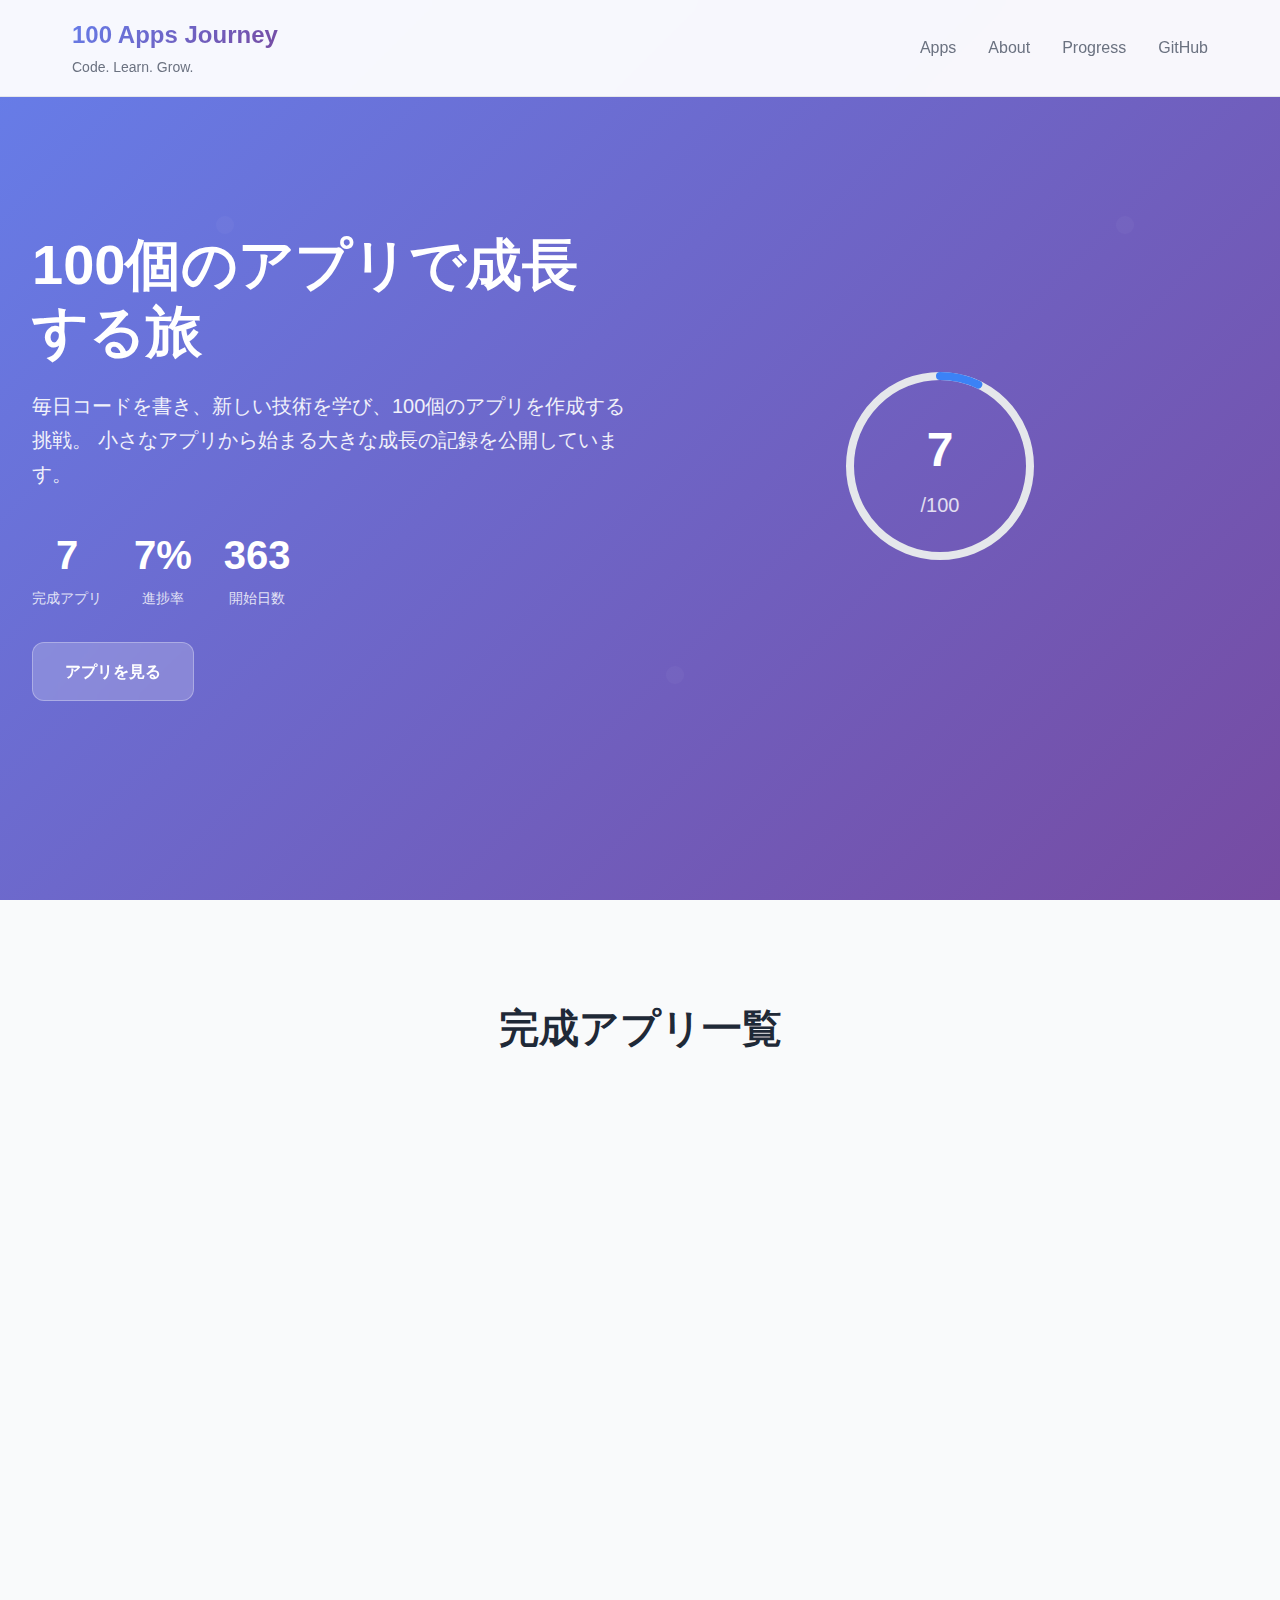
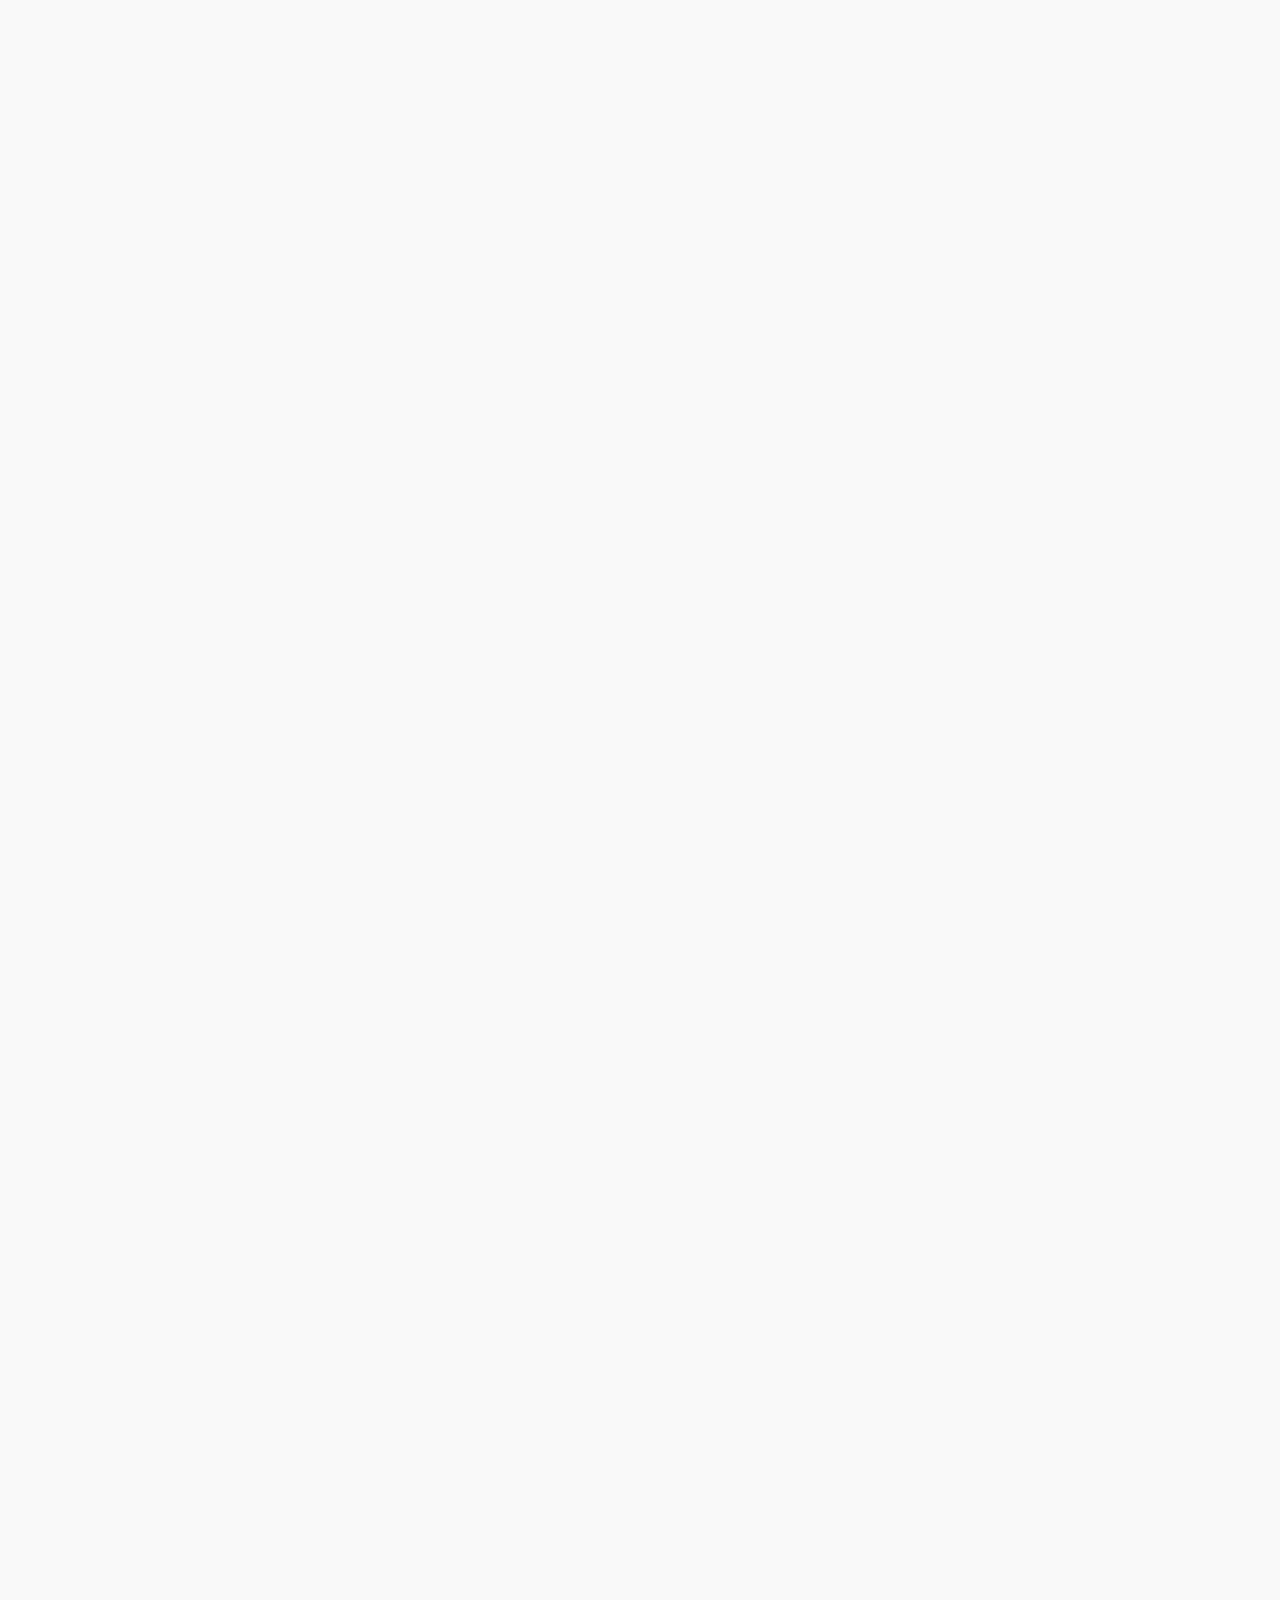
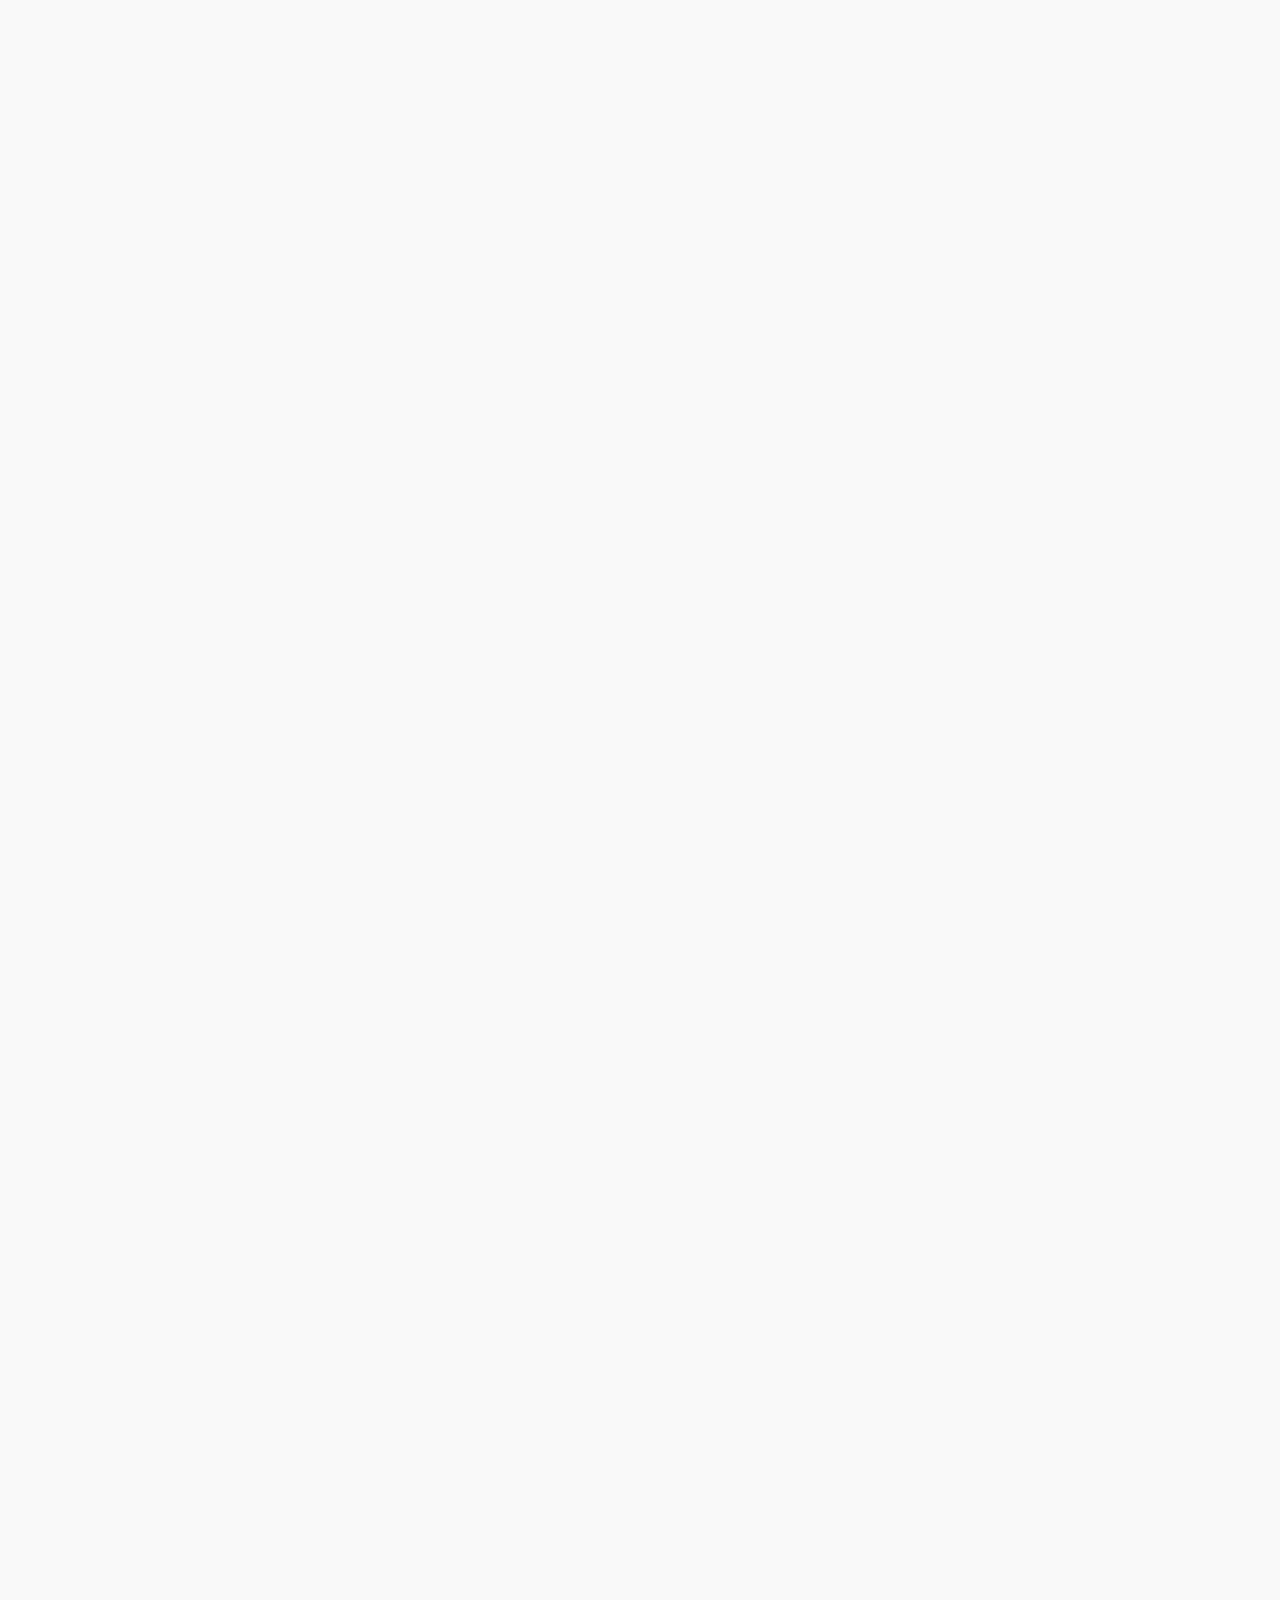
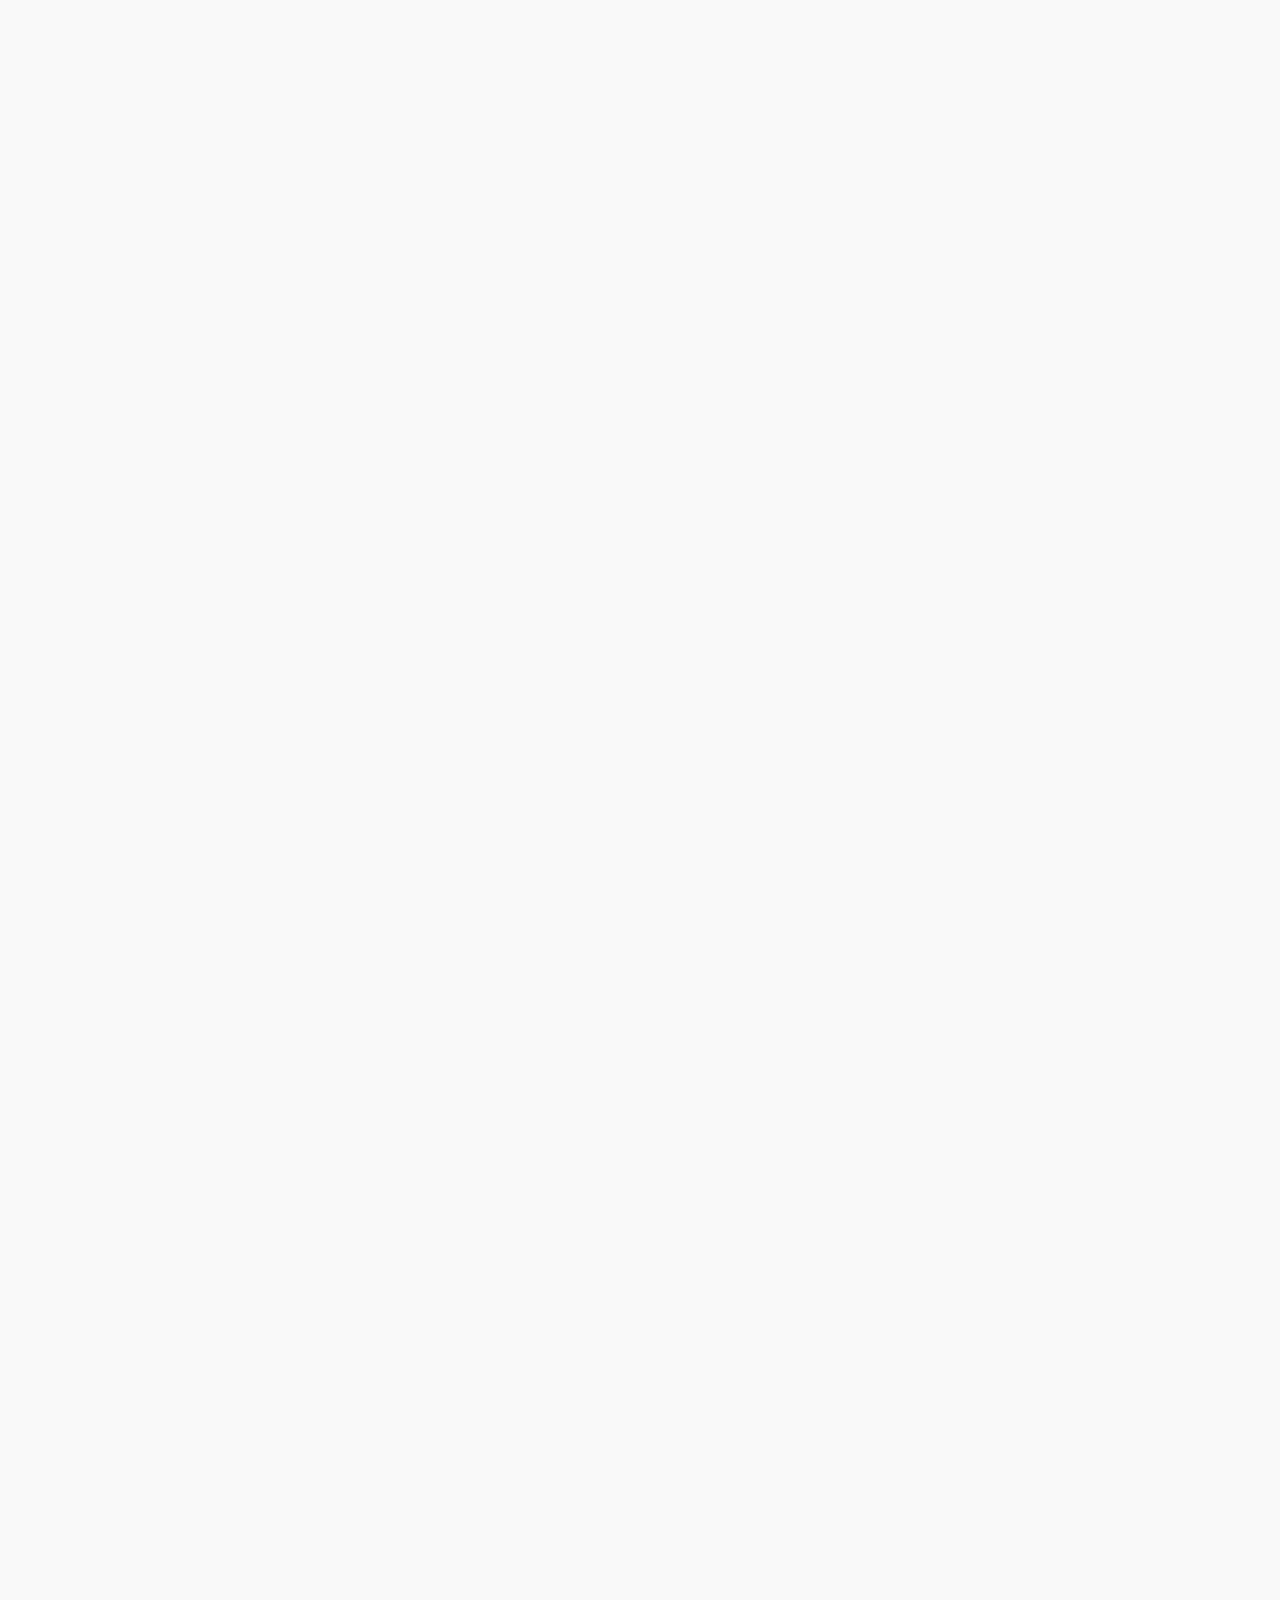
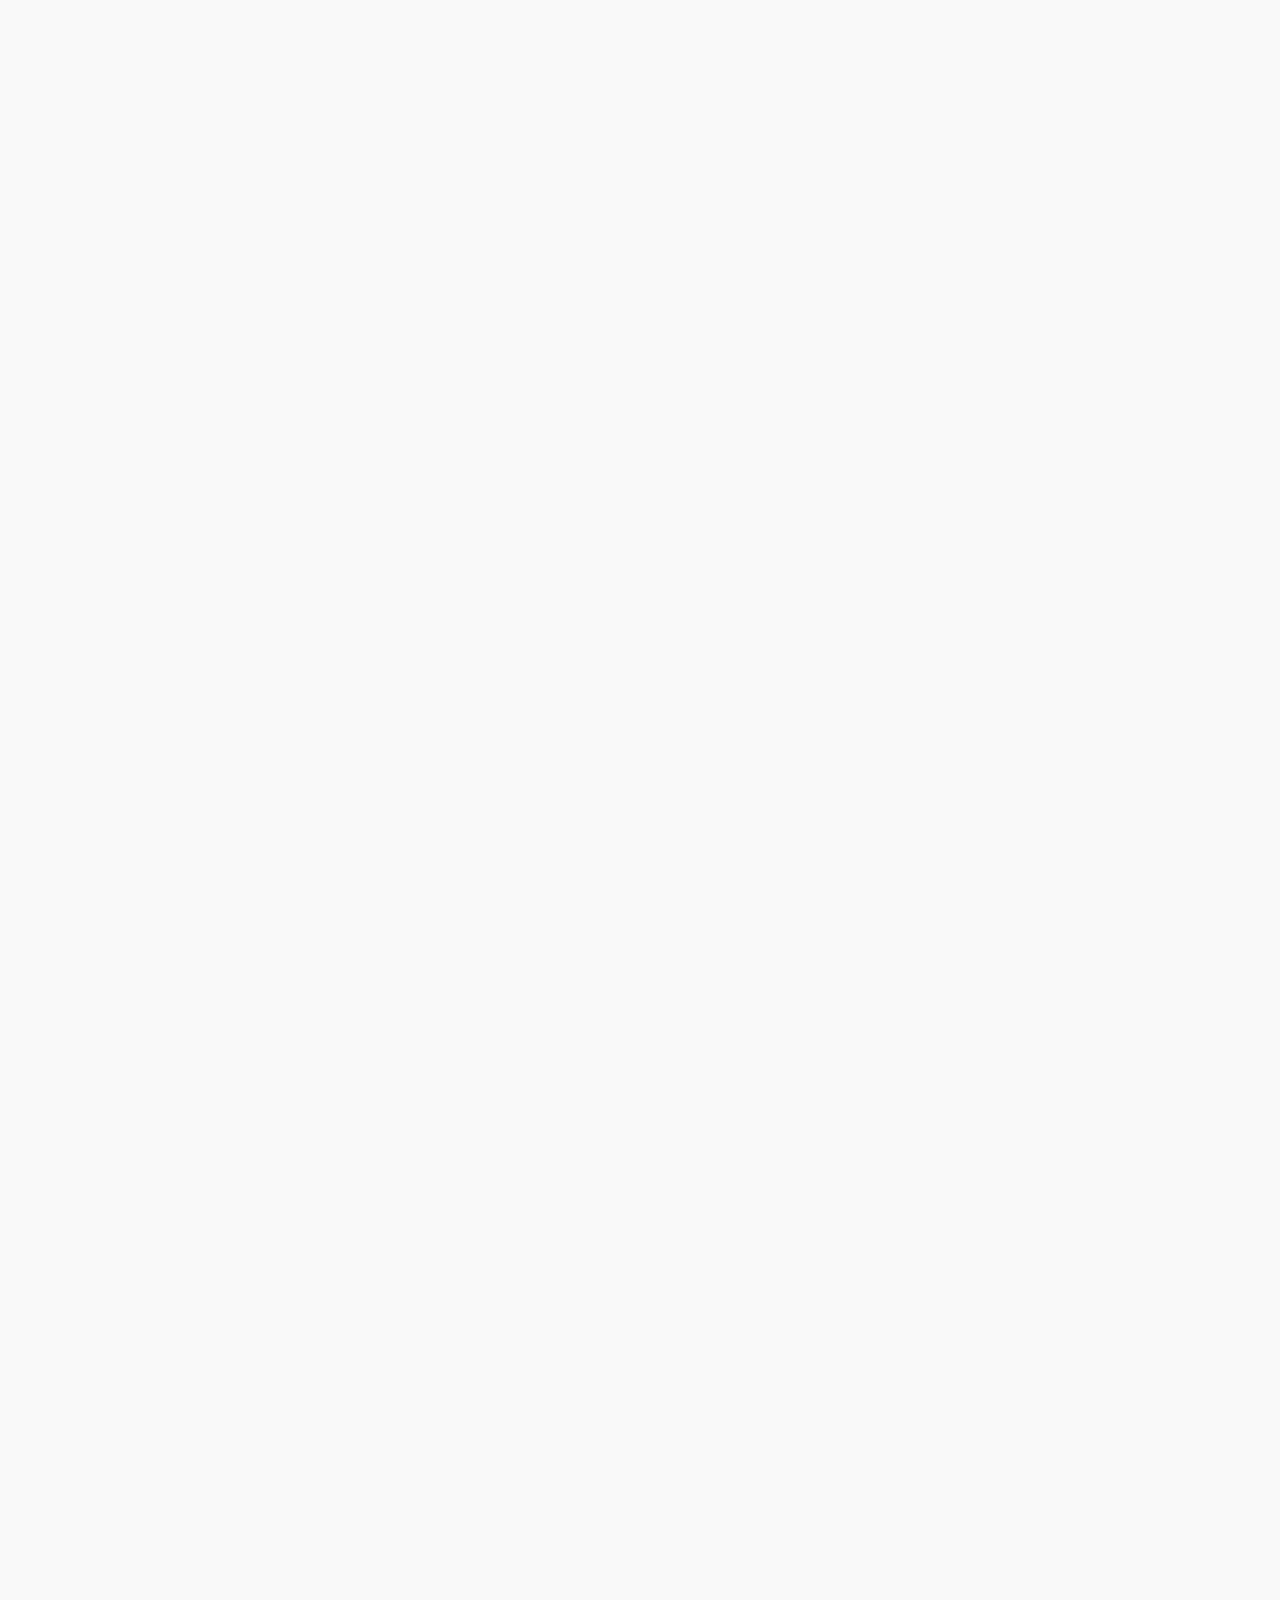
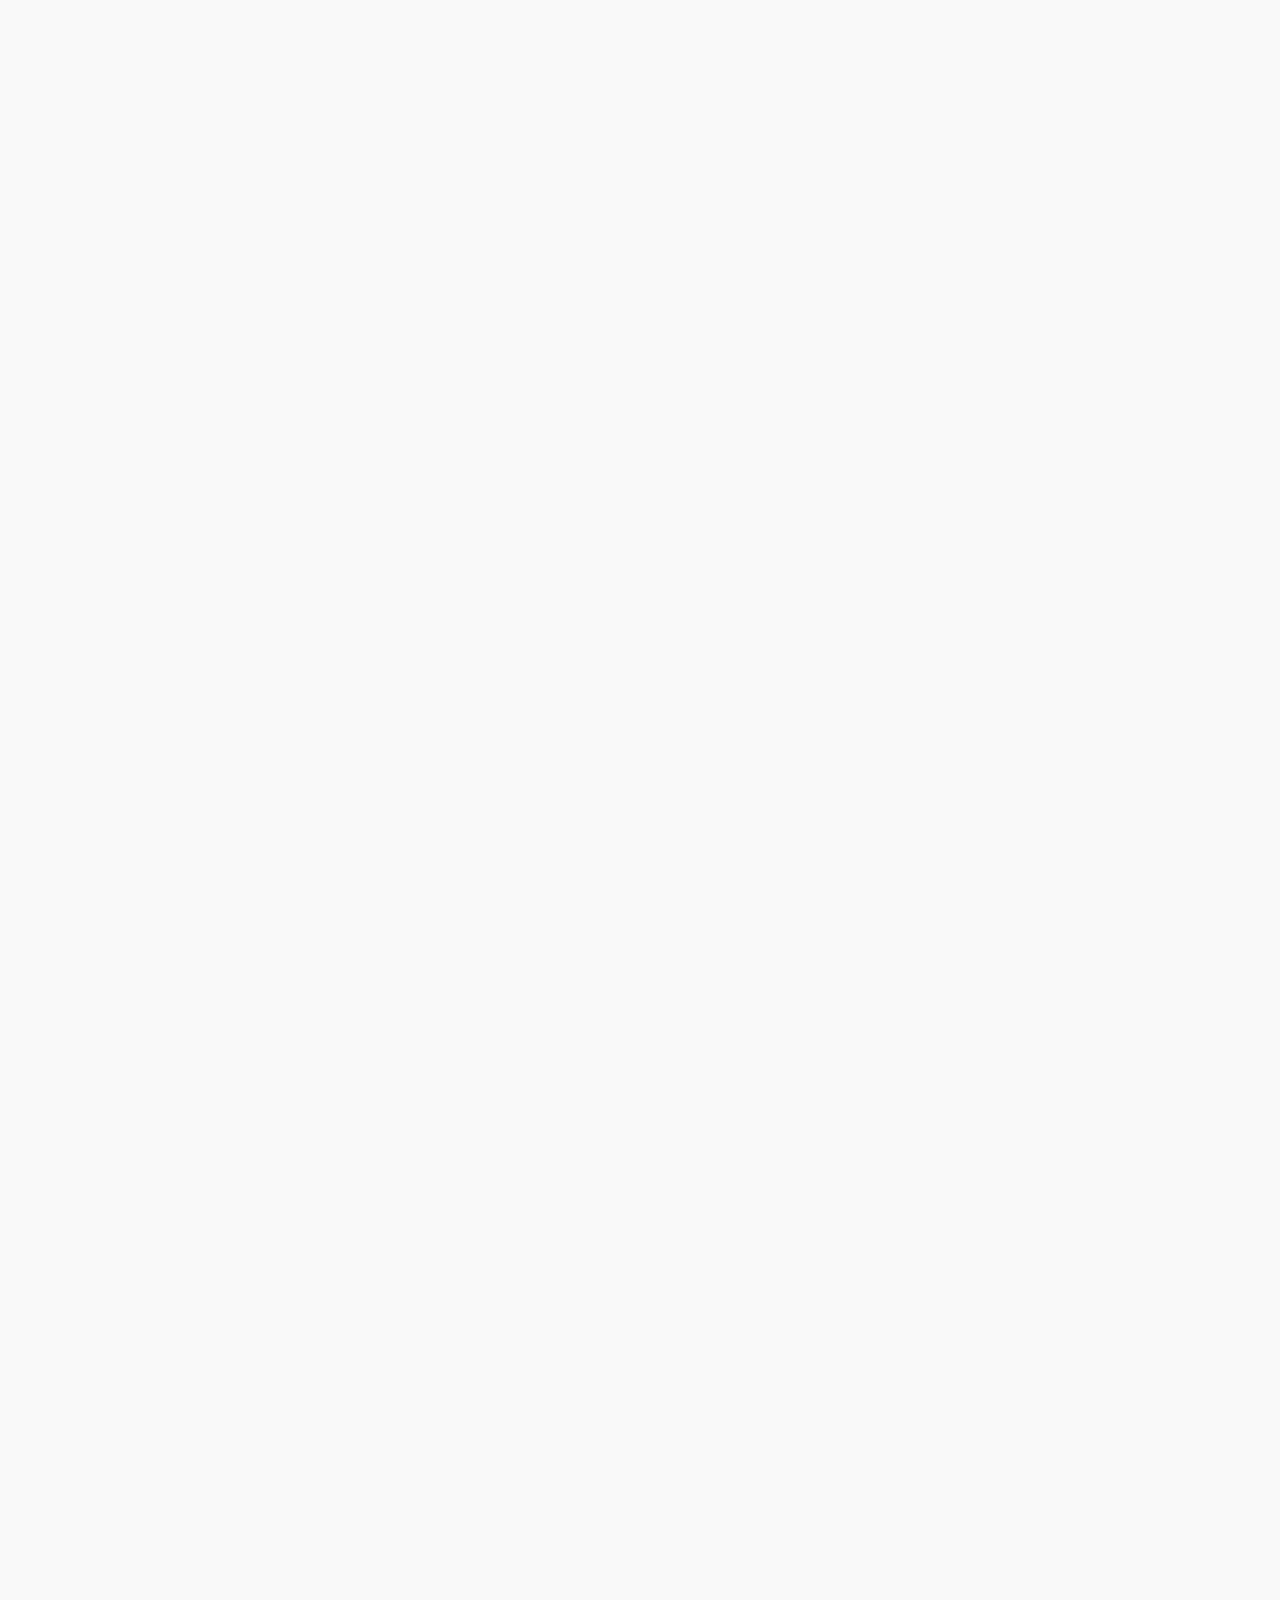
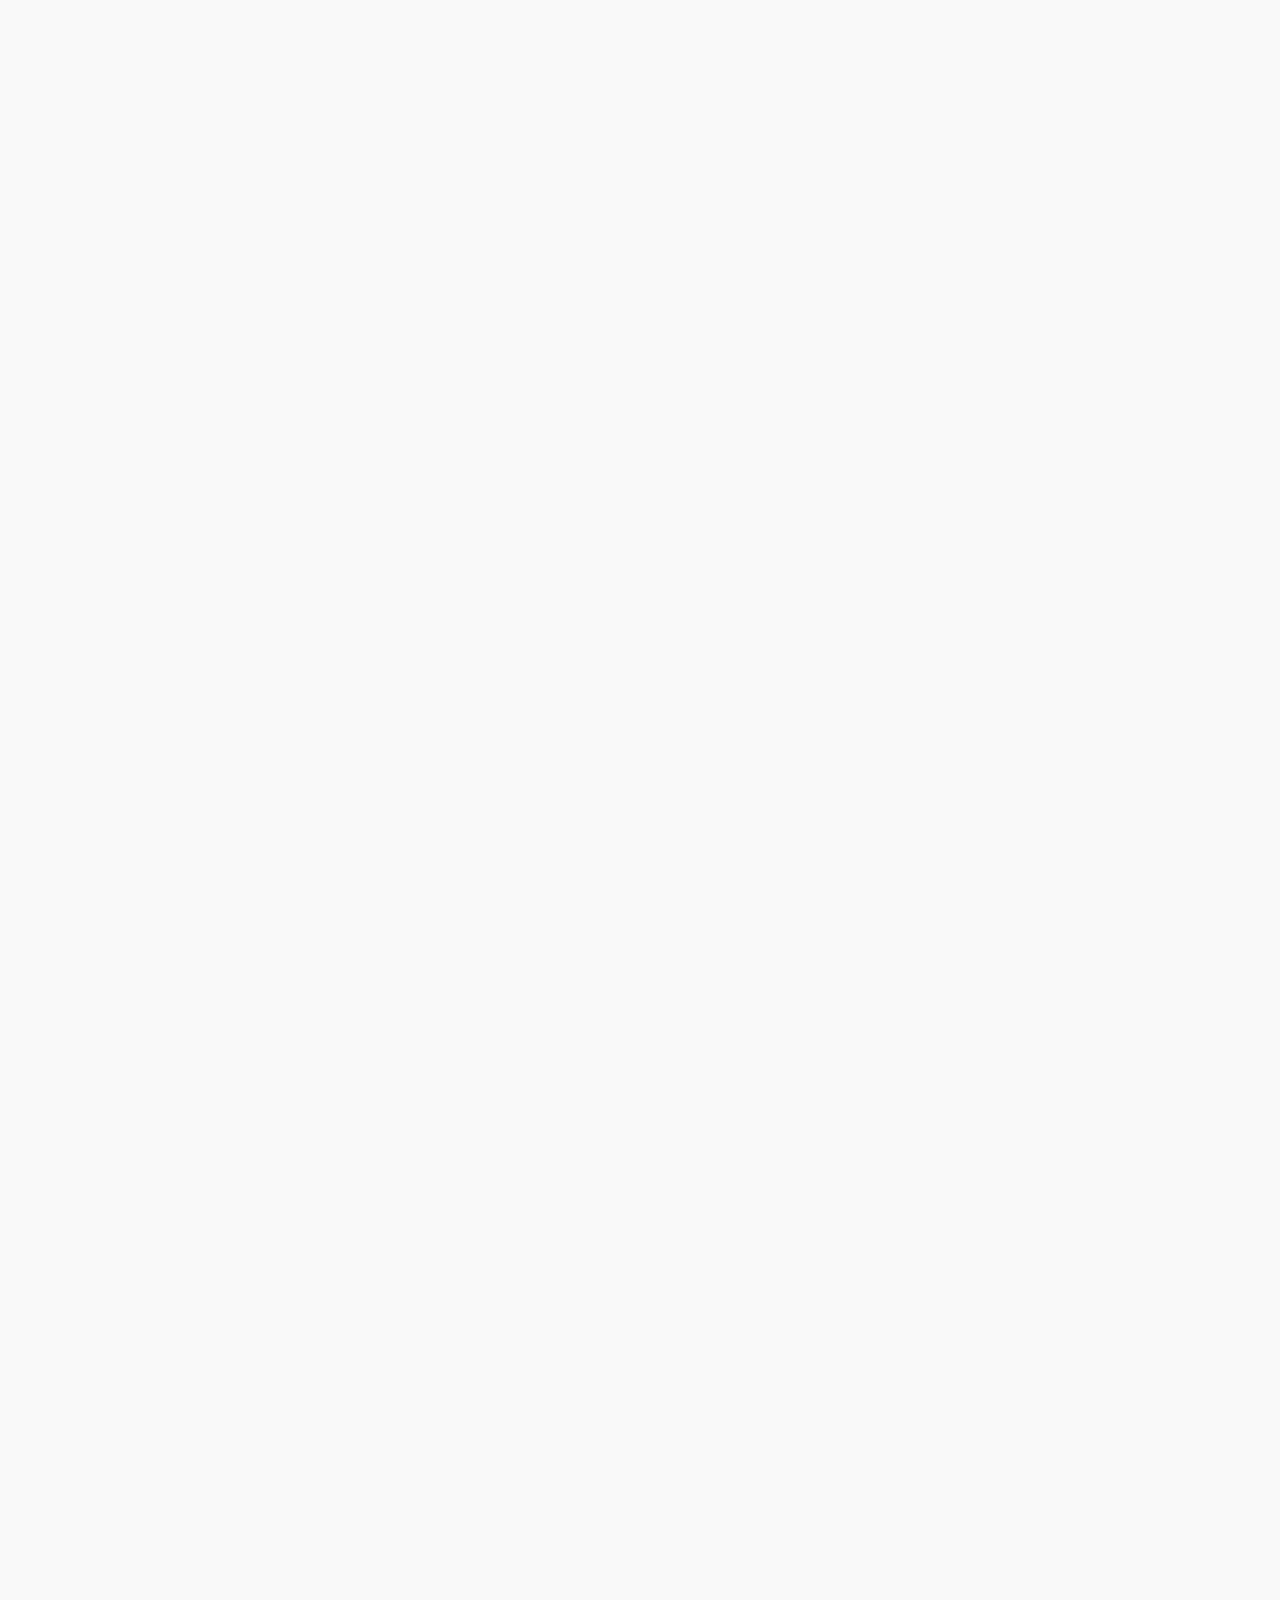
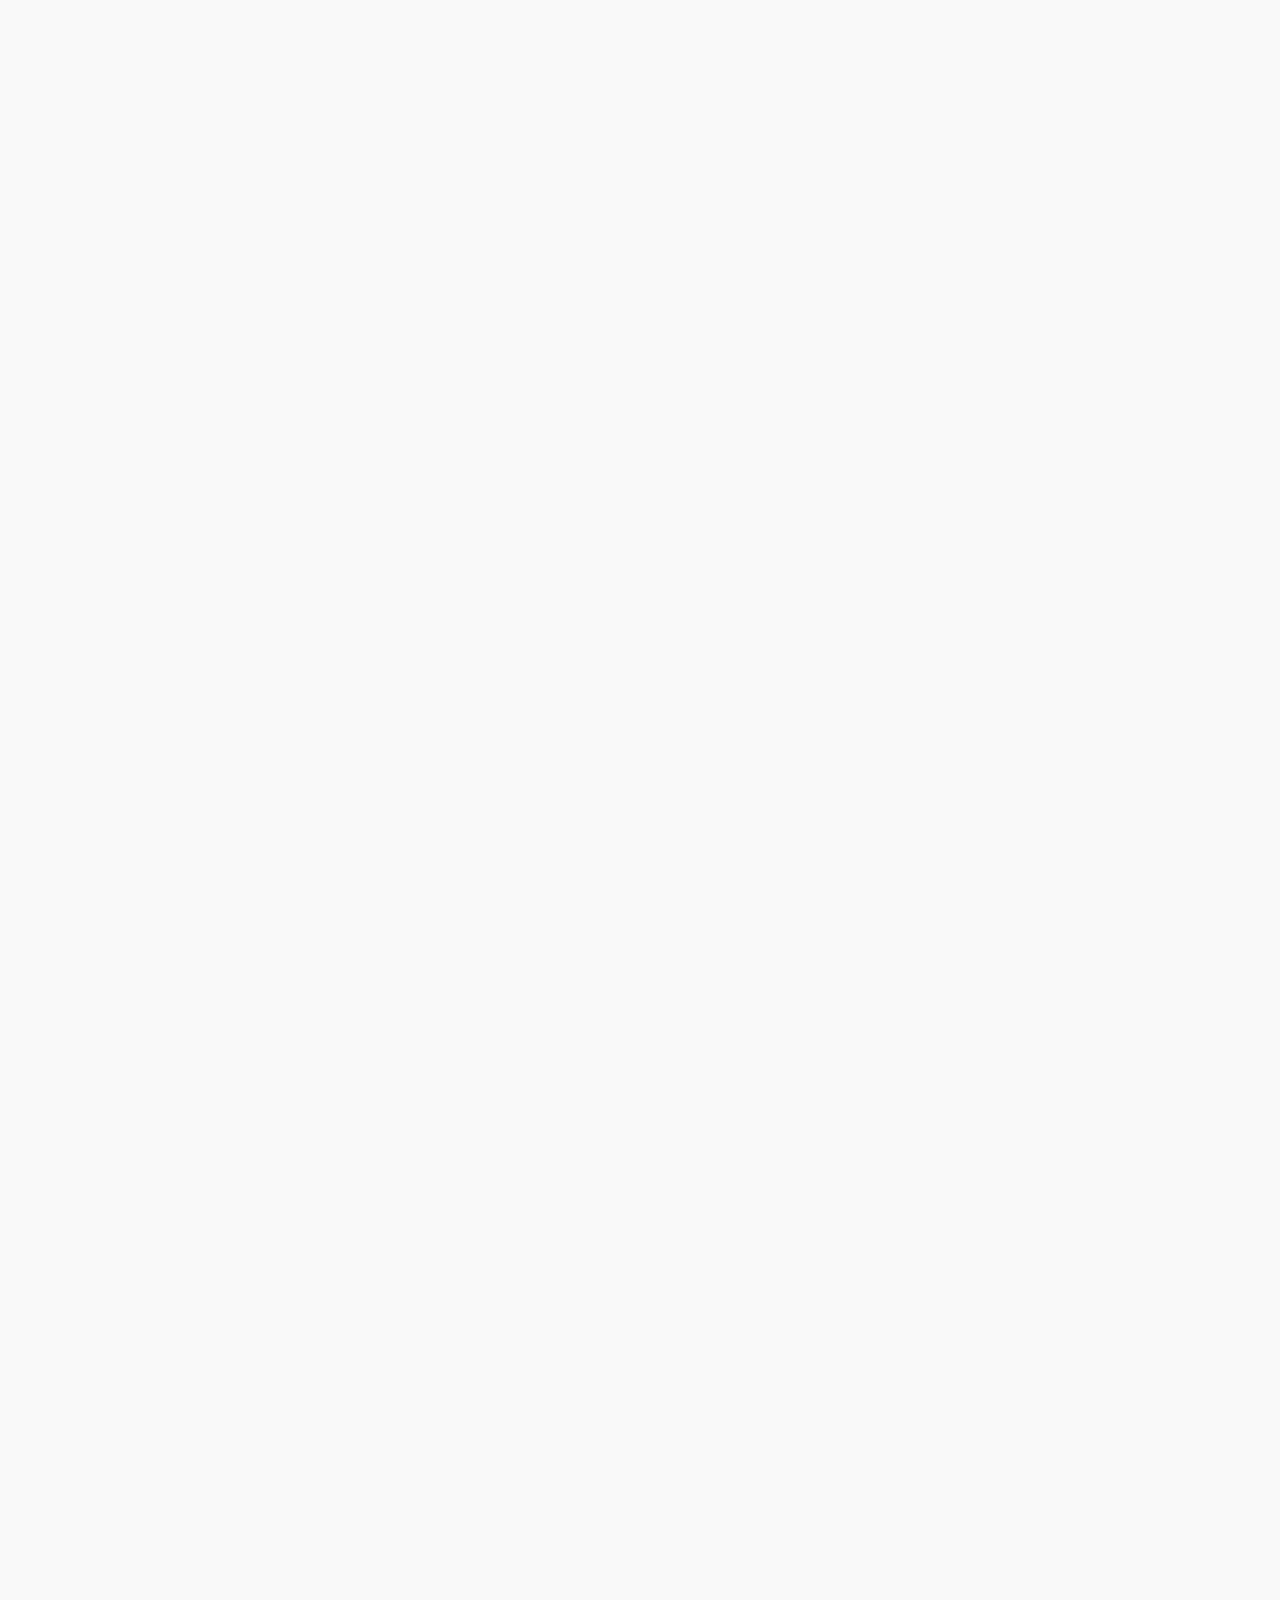
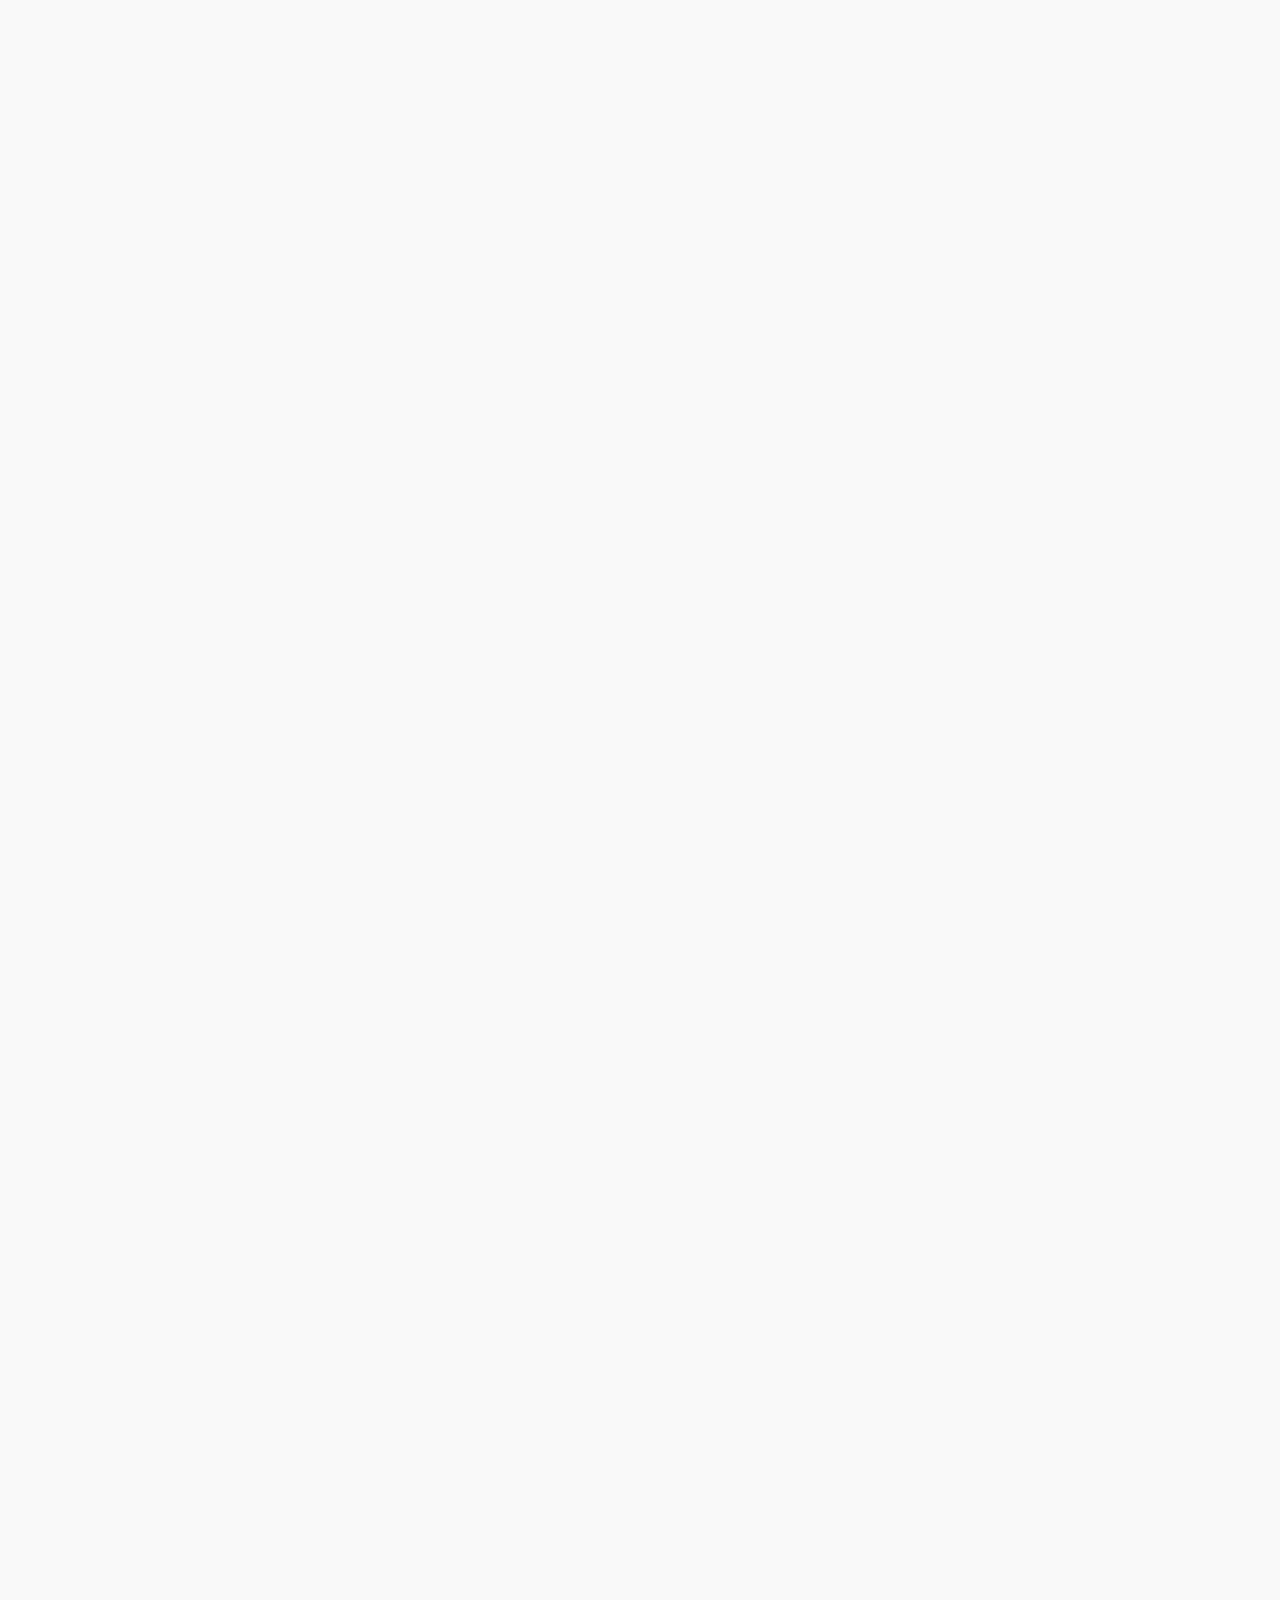
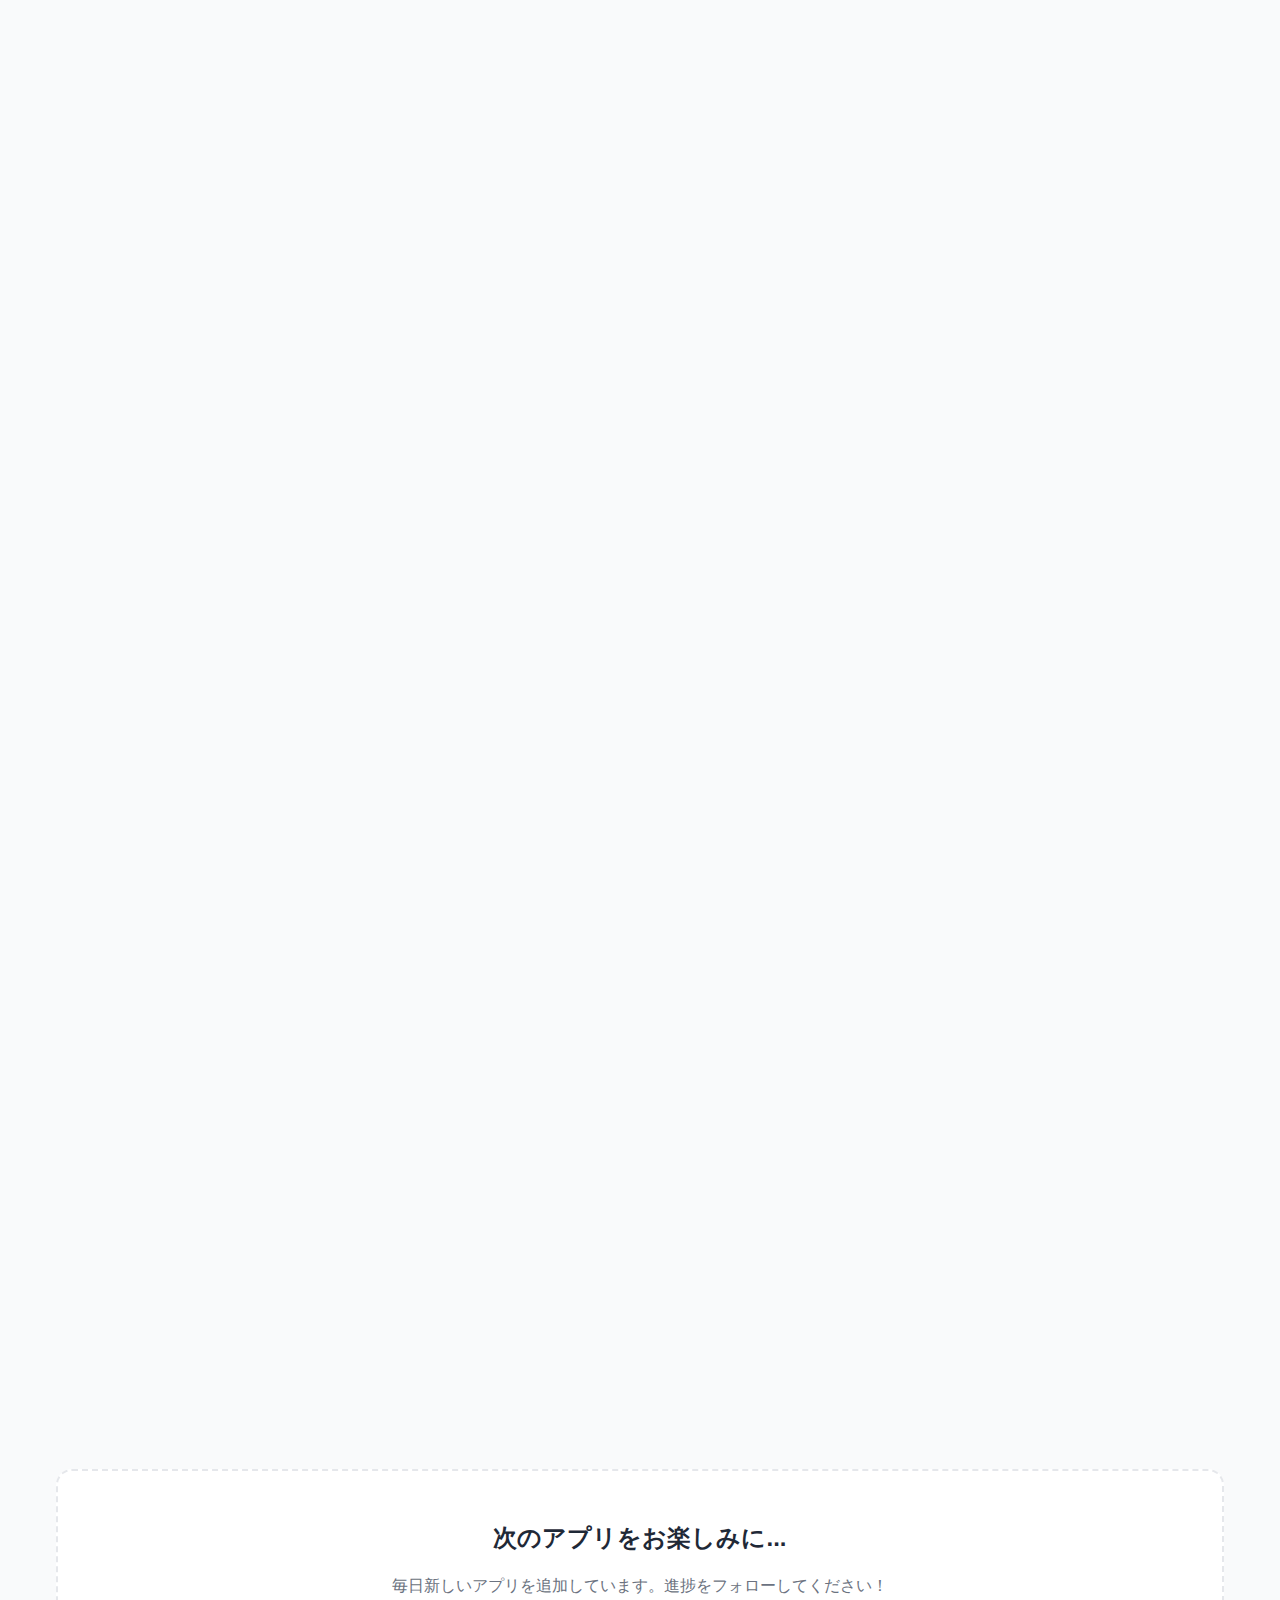
<file: index.html>
<!DOCTYPE html>
<html lang="ja">
<head>
    <meta charset="UTF-8">
    <meta name="viewport" content="width=device-width, initial-scale=1.0">
    <title>100 Apps Journey | Portfolio</title>
    <meta name="description" content="100個のアプリを作成する挑戦の記録。現在7個のアプリが完成済み。毎日新しいアプリを追加中！">
    
    <!-- Security Headers -->
    <meta http-equiv="Content-Security-Policy" content="default-src 'self'; script-src 'self' 'unsafe-inline' https://fonts.googleapis.com; style-src 'self' 'unsafe-inline' https://fonts.googleapis.com https://fonts.gstatic.com; font-src https://fonts.gstatic.com; img-src 'self' data: https:; connect-src 'self'; frame-ancestors 'none';">
    <meta http-equiv="X-Content-Type-Options" content="nosniff">
    <meta http-equiv="X-Frame-Options" content="DENY">
    <meta http-equiv="Referrer-Policy" content="strict-origin-when-cross-origin">
    <meta http-equiv="Permissions-Policy" content="geolocation=(), microphone=(), camera=()">
    
    <!-- OGP Meta Tags -->
    <meta property="og:title" content="100 Apps Journey | Portfolio">
    <meta property="og:description" content="100個のアプリを作成する挑戦の記録。現在7個のアプリが完成済み。毎日新しいアプリを追加中！">
    <meta property="og:type" content="website">
    <meta property="og:url" content="https://euro0707.github.io/app100-portfolio/">
    <meta property="og:site_name" content="100 Apps Journey">
    
    <!-- Stylesheets -->
    <link rel="stylesheet" href="styles.css">
    <link rel="preconnect" href="https://fonts.googleapis.com">
    <link rel="preconnect" href="https://fonts.gstatic.com" crossorigin>
    <link href="https://fonts.googleapis.com/css2?family=Inter:wght@400;500;600;700&display=swap" rel="stylesheet">
</head>
<body>
    <header class="header">
        <nav class="nav">
            <div class="nav-brand">
                <h1>100 Apps Journey</h1>
                <span class="tagline">Code. Learn. Grow.</span>
            </div>
            <div class="nav-links">
                <a href="#apps" class="nav-link">Apps</a>
                <a href="#about" class="nav-link">About</a>
                <a href="#progress" class="nav-link">Progress</a>
                <a href="https://github.com/euro0707/app100-portfolio" target="_blank" rel="noopener noreferrer" class="nav-link">GitHub</a>
            </div>
        </nav>
    </header>

    <main>
        <!-- Hero Section -->
        <section class="hero">
            <div class="hero-content">
                <h2 class="hero-title">100個のアプリで成長する旅</h2>
                <p class="hero-description">
                    毎日コードを書き、新しい技術を学び、100個のアプリを作成する挑戦。
                    小さなアプリから始まる大きな成長の記録を公開しています。
                </p>
                <div class="hero-stats">
                    <div class="stat">
                        <div class="stat-number" id="completedApps">7</div>
                        <div class="stat-label">完成アプリ</div>
                    </div>
                    <div class="stat">
                        <div class="stat-number" id="progressPercent">7%</div>
                        <div class="stat-label">進捗率</div>
                    </div>
                    <div class="stat">
                        <div class="stat-number" id="daysSince">18</div>
                        <div class="stat-label">開始日数</div>
                    </div>
                </div>
                <a href="#apps" class="cta-button">アプリを見る</a>
            </div>
            <div class="hero-visual">
                <div class="progress-ring">
                    <svg class="progress-circle" width="200" height="200" aria-label="進捗状況">
                        <circle cx="100" cy="100" r="90" stroke="#e5e7eb" stroke-width="8" fill="none"/>
                        <circle cx="100" cy="100" r="90" stroke="#3b82f6" stroke-width="8" fill="none" 
                                stroke-dasharray="565.48" stroke-dashoffset="559.88" 
                                stroke-linecap="round" class="progress-bar"/>
                    </svg>
                    <div class="progress-text">
                        <span class="progress-number">7</span>
                        <span class="progress-total">/100</span>
                    </div>
                </div>
            </div>
        </section>

        <!-- Apps Grid -->
        <section class="apps-grid" id="apps">
            <div class="container">
                <h3>完成アプリ一覧</h3>
                <div class="grid" id="appsGrid">
                    <!-- App cards will be generated by JavaScript -->
                </div>
                <div class="coming-soon">
                    <h4>次のアプリをお楽しみに...</h4>
                    <p>毎日新しいアプリを追加しています。進捗をフォローしてください！</p>
                </div>
            </div>
        </section>

        <!-- About Section -->
        <section class="about" id="about">
            <div class="container">
                <h3>このプロジェクトについて</h3>
                <div class="about-content">
                    <div class="about-text">
                        <p>
                            100 Apps Journeyは、プログラミングスキル向上のための個人的な挑戦です。
                            毎日コードを書き、新しい技術を学び、様々な種類のアプリケーションを作成しています。
                        </p>
                        <p>
                            教育アプリからゲーム、ユーティリティツールまで、幅広いジャンルのアプリを通じて
                            フロントエンド・バックエンド・モバイル開発の技術を習得していきます。
                        </p>
                        <div class="technologies">
                            <h4>使用技術</h4>
                            <div class="tech-tags">
                                <span class="tech-tag">HTML5</span>
                                <span class="tech-tag">CSS3</span>
                                <span class="tech-tag">JavaScript</span>
                                <span class="tech-tag">React</span>
                                <span class="tech-tag">Node.js</span>
                                <span class="tech-tag">Python</span>
                                <span class="tech-tag">Flutter</span>
                                <span class="tech-tag">Firebase</span>
                            </div>
                        </div>
                    </div>
                </div>
            </div>
        </section>

        <!-- Progress Timeline -->
        <section class="timeline" id="progress">
            <div class="container">
                <h3>開発タイムライン</h3>
                <div class="timeline-container" id="timeline">
                    <!-- Timeline items will be generated by JavaScript -->
                </div>
            </div>
        </section>
    </main>

    <footer class="footer">
        <div class="container">
            <div class="footer-content">
                <div class="footer-section">
                    <h4>100 Apps Journey</h4>
                    <p>継続的な学習とスキル向上の記録</p>
                </div>
                <div class="footer-section">
                    <h5>リンク</h5>
                    <a href="https://github.com/euro0707/app100-portfolio" target="_blank" rel="noopener noreferrer">GitHub</a>
                </div>
                <div class="footer-section">
                    <h5>統計</h5>
                    <p>開始日: 2025年7月27日</p>
                    <p>最新更新: <span id="lastUpdate">今日</span></p>
                </div>
            </div>
            <div class="footer-bottom">
                <p>&copy; 2025 100 Apps Journey. 学習と成長の軌跡を記録しています。</p>
            </div>
        </div>
    </footer>

    <script src="script.js"></script>
</body>
</html>
</file>
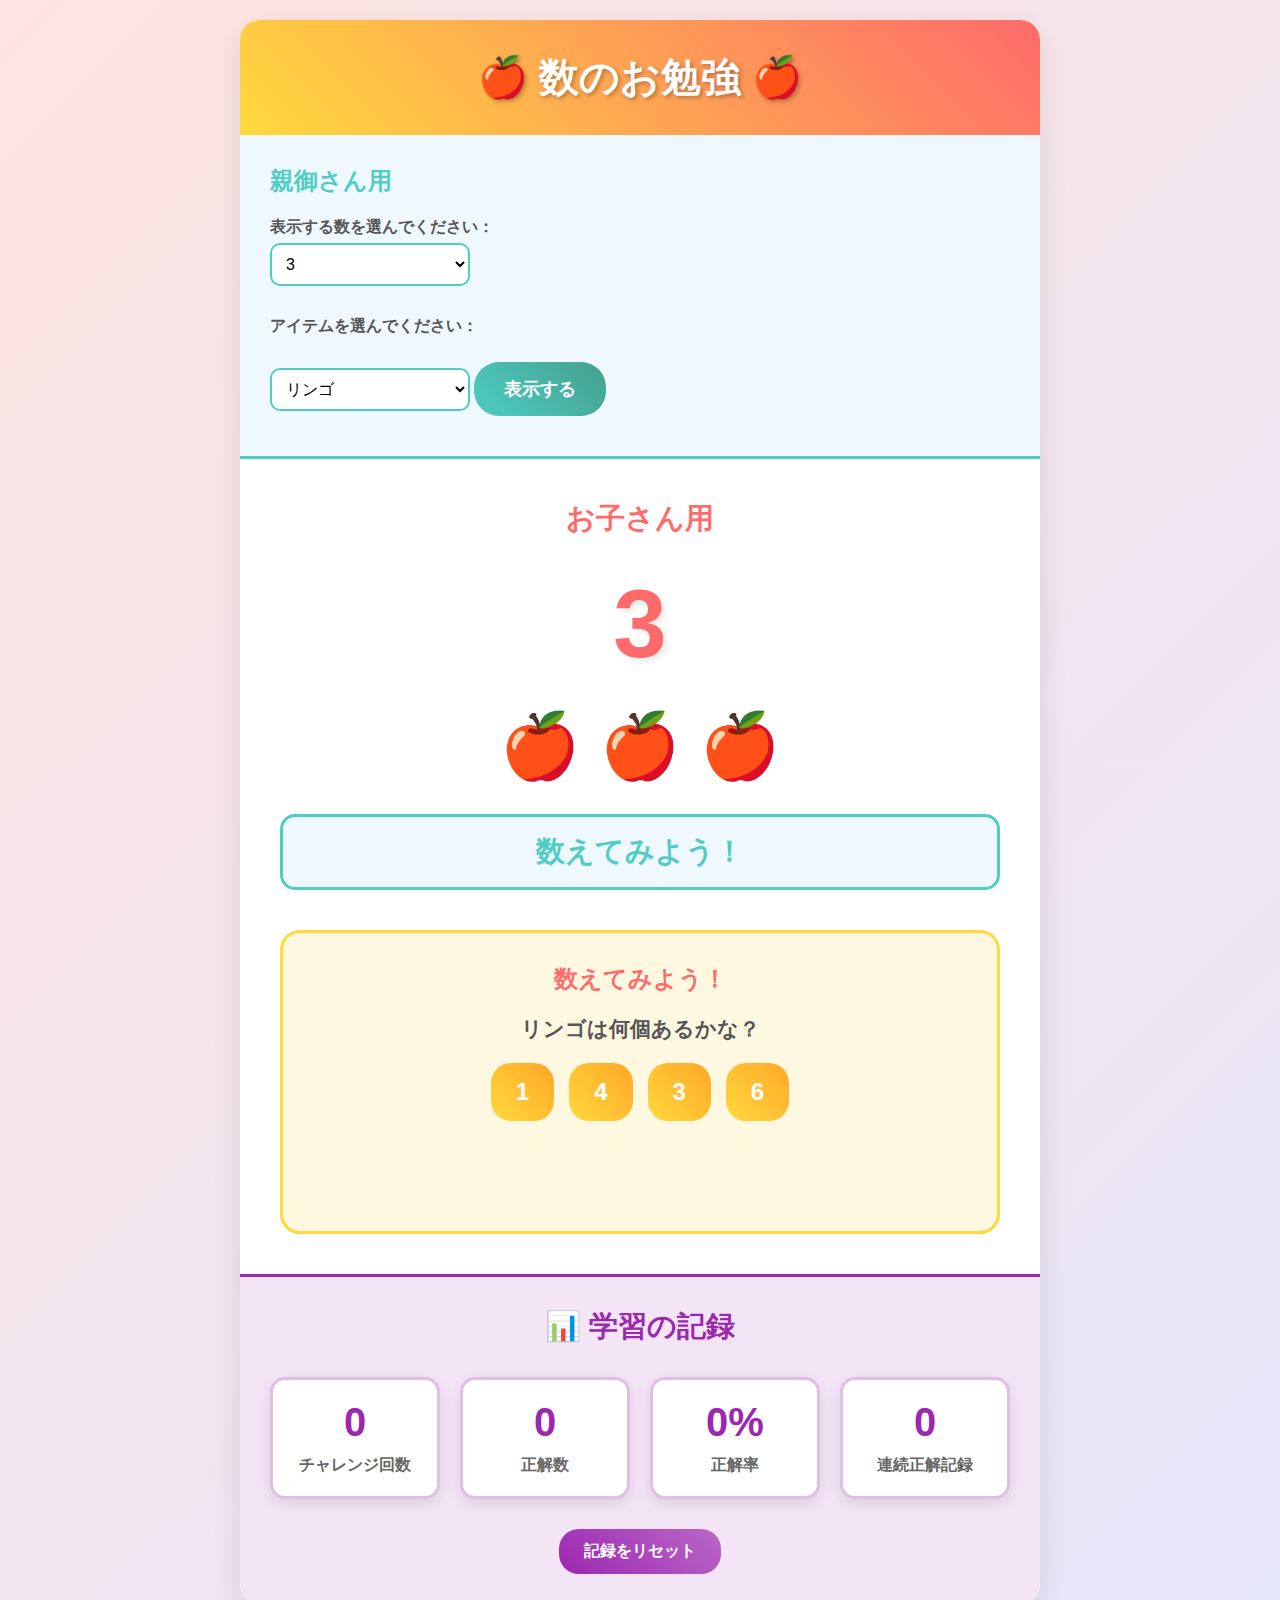
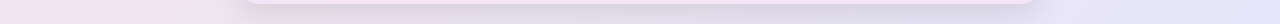
<file: apps/001-number-learning/index.html>
<!DOCTYPE html>
<html lang="ja">
<head>
    <meta charset="UTF-8">
    <meta name="viewport" content="width=device-width, initial-scale=1.0">
    <title>数のお勉強アプリ | 001 - 100 Apps Journey</title>
    
    <!-- OGP Meta Tags -->
    <meta property="og:title" content="数のお勉強アプリ | 001 - 100 Apps Journey">
    <meta property="og:description" content="子ども向けの数の概念を学ぶ教育アプリ。親が設定した数だけアイテムを表示し、カウンティングゲームで学習できます。">
    <meta property="og:type" content="website">
    <meta property="og:url" content="https://euro0707.github.io/app100/app/001-number-learning/">
    <meta property="og:image" content="https://euro0707.github.io/app100/app/001-number-learning/ogp-image.png">
    <meta property="og:image:width" content="1200">
    <meta property="og:image:height" content="630">
    <meta property="og:site_name" content="100 Apps Journey">
    <meta property="og:locale" content="ja_JP">
    
    <!-- Twitter Card -->
    <meta name="twitter:card" content="summary_large_image">
    <meta name="twitter:title" content="数のお勉強アプリ | 001 - 100 Apps Journey">
    <meta name="twitter:description" content="子ども向けの数の概念を学ぶ教育アプリ。親が設定した数だけアイテムを表示し、カウンティングゲームで学習できます。">
    <meta name="twitter:image" content="https://euro0707.github.io/app100/app/001-number-learning/ogp-image.png">
    
    <!-- Additional Meta Tags -->
    <meta name="description" content="子ども向けの数の概念を学ぶ教育アプリ。親が設定した数だけアイテムを表示し、カウンティングゲームで学習できます。">
    <meta name="keywords" content="数,学習,子ども,教育,カウンティング,知育,アプリ">
    
    <link rel="stylesheet" href="style.css">
</head>
<body>
    <div class="container">
        <h1>🍎 数のお勉強 🍎</h1>
        
        <div class="parent-section">
            <h2>親御さん用</h2>
            <label for="numberSelect">表示する数を選んでください：</label>
            <select id="numberSelect">
                <option value="1">1</option>
                <option value="2">2</option>
                <option value="3" selected>3</option>
                <option value="4">4</option>
                <option value="5">5</option>
                <option value="6">6</option>
                <option value="7">7</option>
                <option value="8">8</option>
                <option value="9">9</option>
                <option value="10">10</option>
            </select>
            
            <label for="itemSelect">アイテムを選んでください：</label>
            <select id="itemSelect">
                <option value="🍎">リンゴ</option>
                <option value="🍌">バナナ</option>
                <option value="🍊">みかん</option>
                <option value="🍓">いちご</option>
                <option value="🍇">ぶどう</option>
                <option value="⚽">ボール</option>
                <option value="🚗">車</option>
                <option value="🌟">お星様</option>
            </select>
            
            <button id="showItems">表示する</button>
        </div>
        
        <div class="child-section">
            <h2>お子さん用</h2>
            <div id="numberDisplay" class="number-display">3</div>
            <div id="itemsContainer" class="items-container"></div>
            <div id="countMessage" class="count-message"></div>
            
            <div class="game-section">
                <h3>数えてみよう！</h3>
                <div id="gameArea" class="game-area">
                    <div id="questionText" class="question-text">アイテムは何個あるかな？</div>
                    <div id="answerButtons" class="answer-buttons"></div>
                    <div id="gameResult" class="game-result"></div>
                </div>
            </div>
        </div>
        
        <div class="progress-section">
            <h2>📊 学習の記録</h2>
            <div class="progress-stats">
                <div class="stat-item">
                    <div class="stat-number" id="totalGames">0</div>
                    <div class="stat-label">チャレンジ回数</div>
                </div>
                <div class="stat-item">
                    <div class="stat-number" id="correctAnswers">0</div>
                    <div class="stat-label">正解数</div>
                </div>
                <div class="stat-item">
                    <div class="stat-number" id="accuracy">0%</div>
                    <div class="stat-label">正解率</div>
                </div>
                <div class="stat-item">
                    <div class="stat-number" id="bestStreak">0</div>
                    <div class="stat-label">連続正解記録</div>
                </div>
            </div>
            <button id="resetProgress" class="reset-btn">記録をリセット</button>
        </div>
    </div>
    
    <script src="script.js"></script>
</body>
</html>
</file>
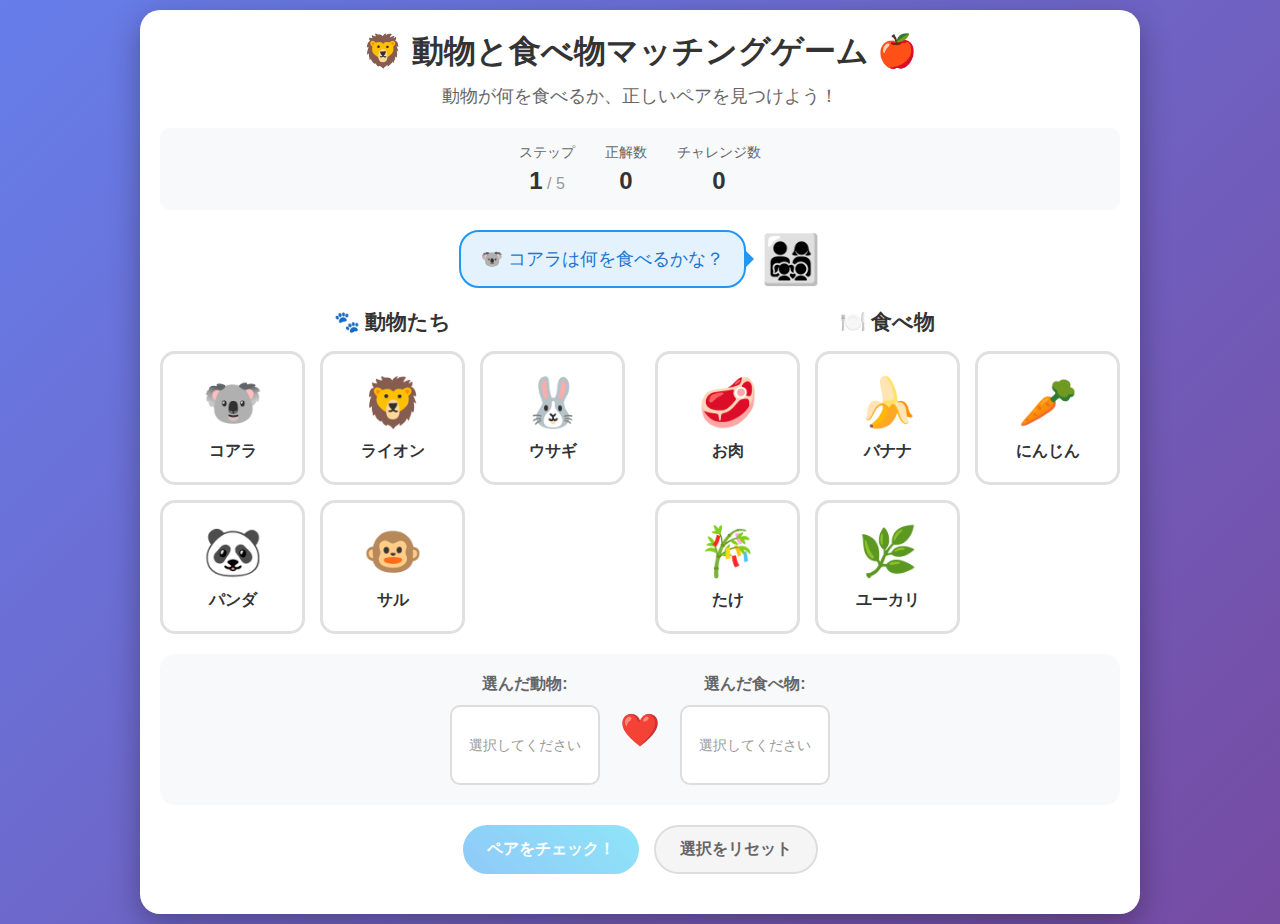
<file: apps/002-animal-food-matching/index.html>
<!DOCTYPE html>
<html lang="ja">
<head>
    <meta charset="UTF-8">
    <meta name="viewport" content="width=device-width, initial-scale=1.0">
    <title>動物と食べ物マッチングゲーム | 002 - 100 Apps Journey</title>
    
    <!-- OGP Meta Tags -->
    <meta property="og:title" content="動物と食べ物マッチングゲーム | 002 - 100 Apps Journey">
    <meta property="og:description" content="4〜6歳の子ども向けの教育的マッチングゲーム。動物とその食べ物を正しくペアにすることで学習します。">
    <meta property="og:type" content="website">
    <meta property="og:url" content="https://euro0707.github.io/app100/app/002-animal-food-matching/">
    <meta property="og:image" content="https://euro0707.github.io/app100/app/002-animal-food-matching/ogp-image.png">
    <meta property="og:image:width" content="1200">
    <meta property="og:image:height" content="630">
    <meta property="og:site_name" content="100 Apps Journey">
    <meta property="og:locale" content="ja_JP">
    
    <!-- Twitter Card -->
    <meta name="twitter:card" content="summary_large_image">
    <meta name="twitter:title" content="動物と食べ物マッチングゲーム | 002 - 100 Apps Journey">
    <meta name="twitter:description" content="4〜6歳の子ども向けの教育的マッチングゲーム。動物とその食べ物を正しくペアにすることで学習します。">
    <meta name="twitter:image" content="https://euro0707.github.io/app100/app/002-animal-food-matching/ogp-image.png">
    
    <!-- Additional Meta Tags -->
    <meta name="description" content="4〜6歳の子ども向けの教育的マッチングゲーム。動物とその食べ物を正しくペアにすることで学習します。">
    <meta name="keywords" content="動物,食べ物,マッチング,ゲーム,子ども,教育,知育,学習">
    
    <link rel="stylesheet" href="style.css">
</head>
<body>
    <div class="game-container">
        <header class="game-header">
            <h1>🦁 動物と食べ物マッチングゲーム 🍎</h1>
            <p class="instructions">動物が何を食べるか、正しいペアを見つけよう！</p>
        </header>

        <div class="game-content">
            <!-- ゲーム統計 -->
            <div class="stats">
                <div class="stat-item">
                    <span class="stat-label">ステップ</span>
                    <span class="stat-value" id="currentStep">1</span>
                    <span class="stat-total">/ <span id="totalSteps">5</span></span>
                </div>
                <div class="stat-item">
                    <span class="stat-label">正解数</span>
                    <span class="stat-value" id="correctCount">0</span>
                </div>
                <div class="stat-item">
                    <span class="stat-label">チャレンジ数</span>
                    <span class="stat-value" id="attemptCount">0</span>
                </div>
            </div>

            <!-- ヒントセクション -->
            <div class="hint-section">
                <div class="hint-bubble" id="hintText">
                    ゲームを開始しましょう！
                </div>
                <div class="hint-character">👨‍👩‍👧‍👦</div>
            </div>

            <!-- ゲームボード -->
            <div class="game-board">
                <div class="animals-section">
                    <h3>🐾 動物たち</h3>
                    <div class="items-grid" id="animalsGrid">
                        <!-- 動物カードがここに生成される -->
                    </div>
                </div>

                <div class="foods-section">
                    <h3>🍽️ 食べ物</h3>
                    <div class="items-grid" id="foodsGrid">
                        <!-- 食べ物カードがここに生成される -->
                    </div>
                </div>
            </div>

            <!-- 選択表示 -->
            <div class="selection-area" id="selectionArea">
                <div class="selection-item">
                    <span>選んだ動物:</span>
                    <div class="selected-card" id="selectedAnimal">選択してください</div>
                </div>
                <div class="match-symbol">❤️</div>
                <div class="selection-item">
                    <span>選んだ食べ物:</span>
                    <div class="selected-card" id="selectedFood">選択してください</div>
                </div>
            </div>

            <!-- アクションボタン -->
            <div class="action-buttons">
                <button class="btn btn-primary" id="checkButton" disabled>
                    ペアをチェック！
                </button>
                <button class="btn btn-secondary" id="resetButton">
                    選択をリセット
                </button>
                <button class="btn btn-success" id="nextButton" style="display: none;">
                    次のステップ
                </button>
            </div>

            <!-- 結果表示 -->
            <div class="result-area" id="resultArea" style="display: none;">
                <div class="result-message" id="resultMessage"></div>
                <div class="result-animation" id="resultAnimation"></div>
            </div>
        </div>

        <!-- ゲーム完了画面 -->
        <div class="completion-screen" id="completionScreen" style="display: none;">
            <div class="completion-content">
                <h2>🎉 おめでとう！ 🎉</h2>
                <p>すべてのペアを見つけることができました！</p>
                <div class="final-stats">
                    <div class="final-stat">
                        <span>正解数:</span>
                        <span id="finalCorrect">0</span>
                    </div>
                    <div class="final-stat">
                        <span>チャレンジ数:</span>
                        <span id="finalAttempts">0</span>
                    </div>
                    <div class="final-stat">
                        <span>正解率:</span>
                        <span id="finalAccuracy">0%</span>
                    </div>
                </div>
                <button class="btn btn-primary" id="playAgainButton">
                    もう一度遊ぶ
                </button>
            </div>
        </div>
    </div>

    <script src="script.js"></script>
</body>
</html>
</file>
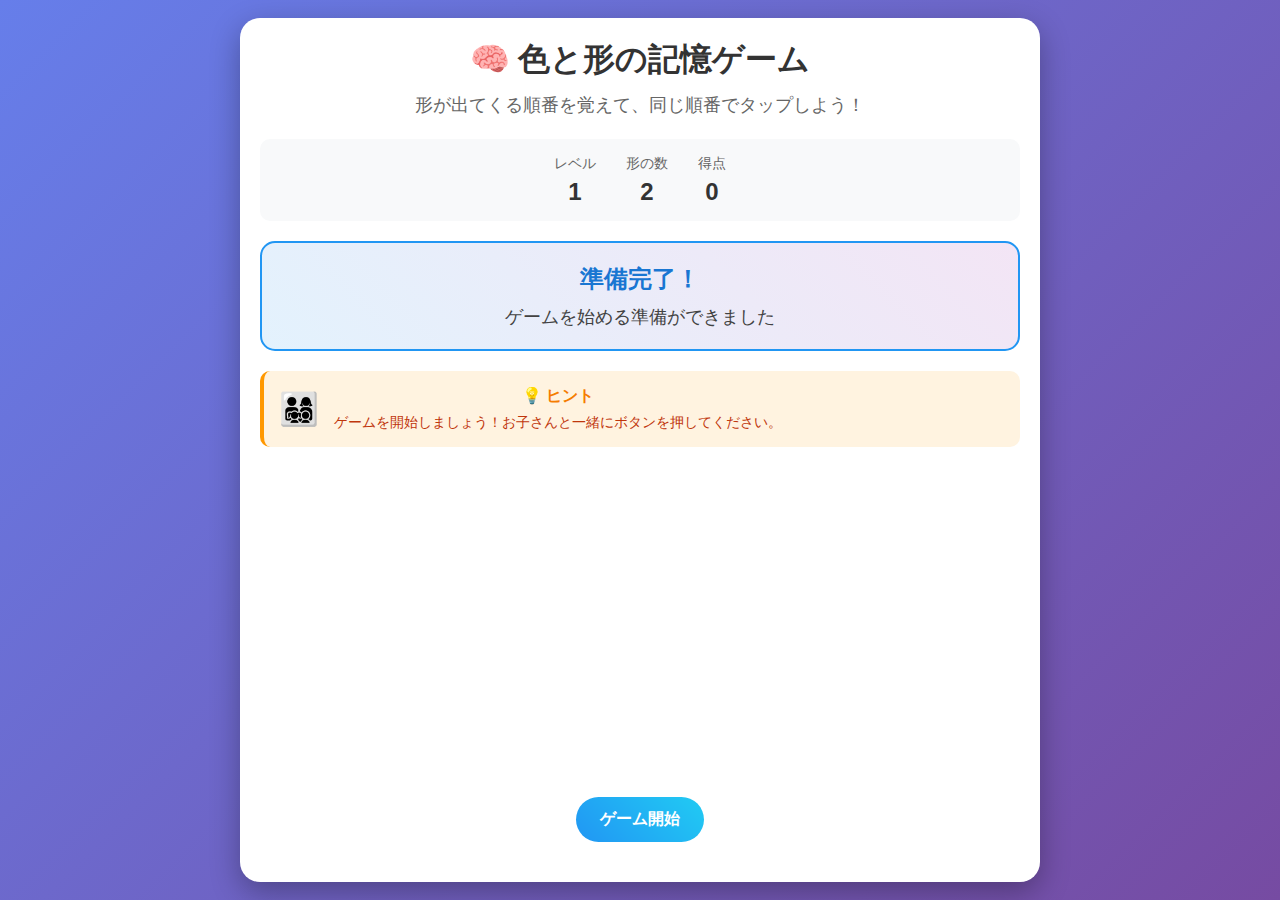
<file: apps/003-memory-game/index.html>
<!DOCTYPE html>
<html lang="ja">
<head>
    <meta charset="UTF-8">
    <meta name="viewport" content="width=device-width, initial-scale=1.0">
    <title>色と形の記憶ゲーム | 003 - 100 Apps Journey</title>
    
    <!-- OGP Meta Tags -->
    <meta property="og:title" content="色と形の記憶ゲーム | 003 - 100 Apps Journey">
    <meta property="og:description" content="4〜6歳の子ども向けの記憶力向上ゲーム。色々な形が順番に表示され、覚えた順番でタップして遊びます。">
    <meta property="og:type" content="website">
    <meta property="og:url" content="https://euro0707.github.io/app100/app/003-memory-game/">
    <meta property="og:image" content="https://euro0707.github.io/app100/app/003-memory-game/ogp-image.png">
    <meta property="og:image:width" content="1200">
    <meta property="og:image:height" content="630">
    <meta property="og:site_name" content="100 Apps Journey">
    <meta property="og:locale" content="ja_JP">
    
    <!-- Twitter Card -->
    <meta name="twitter:card" content="summary_large_image">
    <meta name="twitter:title" content="色と形の記憶ゲーム | 003 - 100 Apps Journey">
    <meta name="twitter:description" content="4〜6歳の子ども向けの記憶力向上ゲーム。色々な形が順番に表示され、覚えた順番でタップして遊びます。">
    <meta name="twitter:image" content="https://euro0707.github.io/app100/app/003-memory-game/ogp-image.png">
    
    <!-- Additional Meta Tags -->
    <meta name="description" content="4〜6歳の子ども向けの記憶力向上ゲーム。色々な形が順番に表示され、覚えた順番でタップして遊びます。">
    <meta name="keywords" content="記憶,ゲーム,子ども,教育,色,形,知育,脳トレ,記憶力">
    
    <link rel="stylesheet" href="style.css">
</head>
<body>
    <div class="game-container">
        <!-- ヘッダー -->
        <div class="game-header">
            <h1>🧠 色と形の記憶ゲーム</h1>
            <p class="instructions">形が出てくる順番を覚えて、同じ順番でタップしよう！</p>
        </div>

        <!-- ステータス -->
        <div class="game-stats">
            <div class="stat-item">
                <span class="stat-label">レベル</span>
                <span class="stat-value" id="currentLevel">1</span>
            </div>
            <div class="stat-item">
                <span class="stat-label">形の数</span>
                <span class="stat-value" id="shapeCount">2</span>
            </div>
            <div class="stat-item">
                <span class="stat-label">得点</span>
                <span class="stat-value" id="score">0</span>
            </div>
        </div>

        <!-- ゲーム進行状況 -->
        <div class="game-phase" id="gamePhase">
            <h2 id="phaseTitle">準備中...</h2>
            <p id="phaseDescription">ゲームを始める準備をしています</p>
        </div>

        <!-- 親向けヒント -->
        <div class="parent-hint" id="parentHint">
            <div class="hint-icon">👨‍👩‍👧‍👦</div>
            <div class="hint-content">
                <h3>💡 ヒント</h3>
                <p id="parentHintText">お子さんと一緒に楽しみましょう！</p>
            </div>
        </div>

        <!-- 形表示エリア -->
        <div class="shapes-display" id="shapesDisplay">
            <div class="shapes-grid" id="shapesGrid">
                <!-- 形がここに表示される -->
            </div>
        </div>

        <!-- ゲームボタン -->
        <div class="game-controls">
            <button class="btn btn-primary" id="startButton">ゲーム開始</button>
            <button class="btn btn-secondary" id="showSequenceButton" style="display: none;">順番を見る</button>
            <button class="btn btn-success" id="startMemoryButton" style="display: none;">記憶テスト開始</button>
            <button class="btn btn-info" id="nextLevelButton" style="display: none;">次のレベル</button>
            <button class="btn btn-warning" id="restartButton" style="display: none;">もう一度</button>
        </div>

        <!-- 結果表示 -->
        <div class="result-area" id="resultArea" style="display: none;">
            <div class="result-animation" id="resultAnimation">🎉</div>
            <div class="result-message" id="resultMessage">素晴らしい！</div>
        </div>

        <!-- 完了画面 -->
        <div class="completion-screen" id="completionScreen" style="display: none;">
            <div class="completion-content">
                <h2>🏆 おめでとう！</h2>
                <p>すべてのレベルをクリアしました！</p>
                <div class="final-stats">
                    <div class="final-stat">
                        <span>最終得点</span>
                        <span id="finalScore">0</span>
                    </div>
                    <div class="final-stat">
                        <span>達成レベル</span>
                        <span id="finalLevel">0</span>
                    </div>
                </div>
                <button class="btn btn-primary" id="playAgainButton">もう一度遊ぶ</button>
            </div>
        </div>
    </div>

    <script src="script.js"></script>
</body>
</html>
</file>
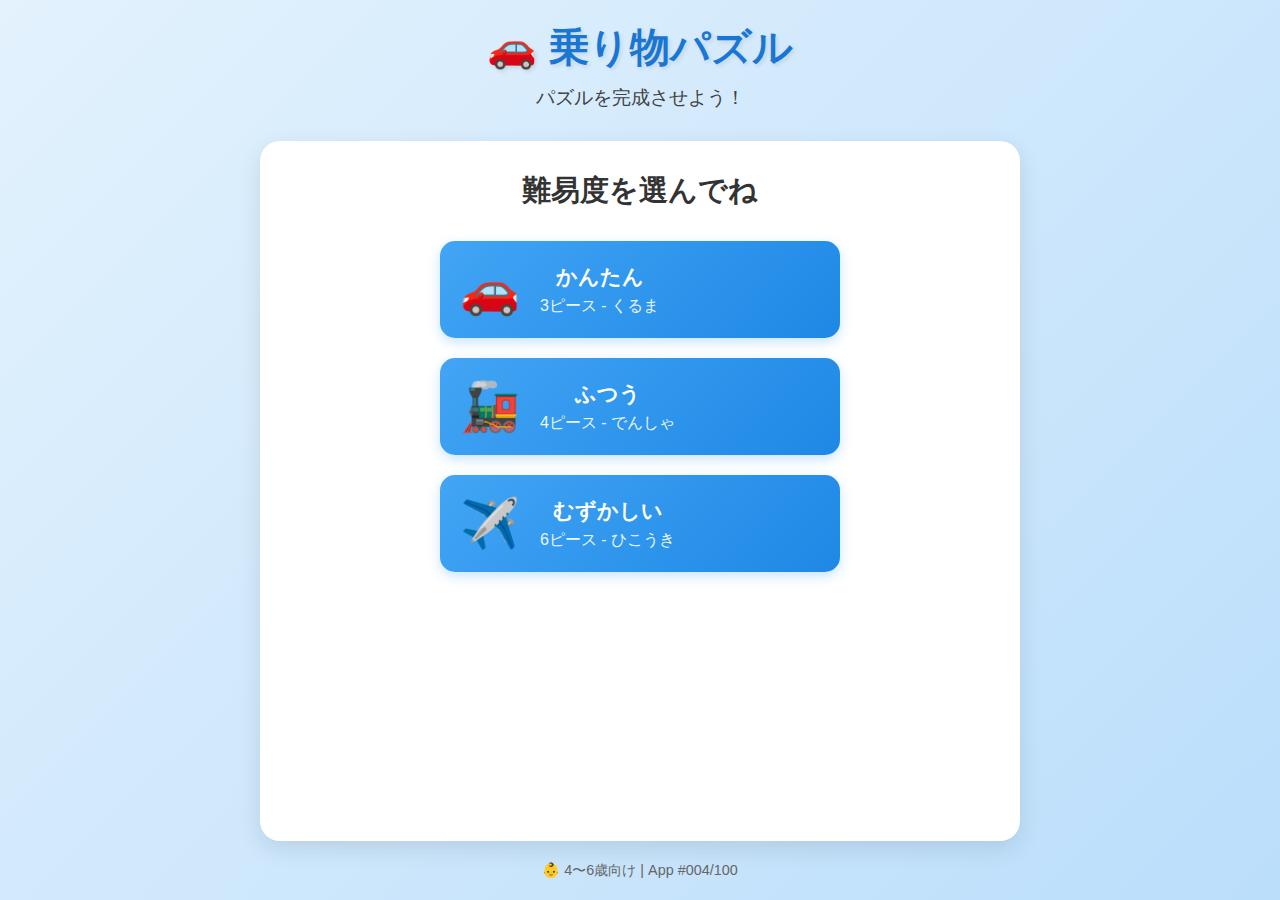
<file: apps/004-vehicle-puzzle/index.html>
<!DOCTYPE html>
<html lang="ja">
<head>
    <meta charset="UTF-8">
    <meta name="viewport" content="width=device-width, initial-scale=1.0">
    <title>乗り物パズル | 004 - 100 Apps Journey</title>
    
    <!-- OGP Meta Tags -->
    <meta property="og:title" content="乗り物パズル | 004 - 100 Apps Journey">
    <meta property="og:description" content="4〜6歳の子ども向けドラッグ&ドロップパズルゲーム。車、電車、飛行機の3段階難易度で空間認識力を育みます。">
    <meta property="og:type" content="website">
    <meta property="og:url" content="https://euro0707.github.io/app100/app/004-vehicle-puzzle/">
    <meta property="og:image" content="https://euro0707.github.io/app100/app/004-vehicle-puzzle/ogp-image.png">
    <meta property="og:image:width" content="1200">
    <meta property="og:image:height" content="630">
    <meta property="og:site_name" content="100 Apps Journey">
    <meta property="og:locale" content="ja_JP">
    
    <!-- Twitter Card -->
    <meta name="twitter:card" content="summary_large_image">
    <meta name="twitter:title" content="乗り物パズル | 004 - 100 Apps Journey">
    <meta name="twitter:description" content="4〜6歳の子ども向けドラッグ&ドロップパズルゲーム。車、電車、飛行機の3段階難易度で空間認識力を育みます。">
    <meta name="twitter:image" content="https://euro0707.github.io/app100/app/004-vehicle-puzzle/ogp-image.png">
    
    <!-- Additional Meta Tags -->
    <meta name="description" content="4〜6歳の子ども向けドラッグ&ドロップパズルゲーム。車、電車、飛行機の3段階難易度で空間認識力を育みます。">
    <meta name="keywords" content="パズル,子ども,教育,ゲーム,乗り物,ドラッグアンドドロップ,知育">
    
    <link rel="stylesheet" href="style.css">
</head>
<body>
    <div class="container">
        <header class="header">
            <h1>🚗 乗り物パズル</h1>
            <p class="subtitle">パズルを完成させよう！</p>
        </header>

        <div class="game-area">
            <!-- レベル選択 -->
            <div class="level-selection" id="levelSelection">
                <h2>難易度を選んでね</h2>
                <div class="level-buttons">
                    <button class="level-btn" data-level="3">
                        <div class="level-icon">🚗</div>
                        <div class="level-text">
                            <h3>かんたん</h3>
                            <p>3ピース - くるま</p>
                        </div>
                    </button>
                    <button class="level-btn" data-level="4">
                        <div class="level-icon">🚂</div>
                        <div class="level-text">
                            <h3>ふつう</h3>
                            <p>4ピース - でんしゃ</p>
                        </div>
                    </button>
                    <button class="level-btn" data-level="6">
                        <div class="level-icon">✈️</div>
                        <div class="level-text">
                            <h3>むずかしい</h3>
                            <p>6ピース - ひこうき</p>
                        </div>
                    </button>
                </div>
            </div>

            <!-- ゲーム画面 -->
            <div class="game-screen hidden" id="gameScreen">
                <div class="game-header">
                    <button class="back-btn" id="backBtn">← もどる</button>
                    <h2 id="currentVehicle">🚗 くるま</h2>
                    <button class="hint-btn" id="hintBtn">💡 ヒント</button>
                </div>

                <div class="puzzle-container">
                    <!-- 完成図（ヒント用） -->
                    <div class="hint-image hidden" id="hintImage">
                        <div class="hint-content" id="hintContent"></div>
                        <p>完成図</p>
                    </div>

                    <!-- パズル領域 -->
                    <div class="puzzle-board" id="puzzleBoard"></div>

                    <!-- ピース置き場 -->
                    <div class="pieces-area">
                        <h3>ピースをクリックして選び、上の枠をクリックしてね</h3>
                        <div class="pieces-container" id="piecesContainer"></div>
                    </div>
                </div>

                <!-- 完成時の祝賀 -->
                <div class="celebration hidden" id="celebration">
                    <div class="celebration-content">
                        <h2>🎉 やったね！</h2>
                        <p>パズルが完成したよ！</p>
                        <div class="celebration-buttons">
                            <button class="play-again-btn" id="playAgainBtn">もう一度</button>
                            <button class="back-to-menu-btn" id="backToMenuBtn">メニューへ</button>
                        </div>
                    </div>
                </div>
            </div>
        </div>

        <footer class="footer">
            <p>👶 4〜6歳向け | App #004/100</p>
        </footer>
    </div>

    <script src="script.js"></script>
</body>
</html>
</file>
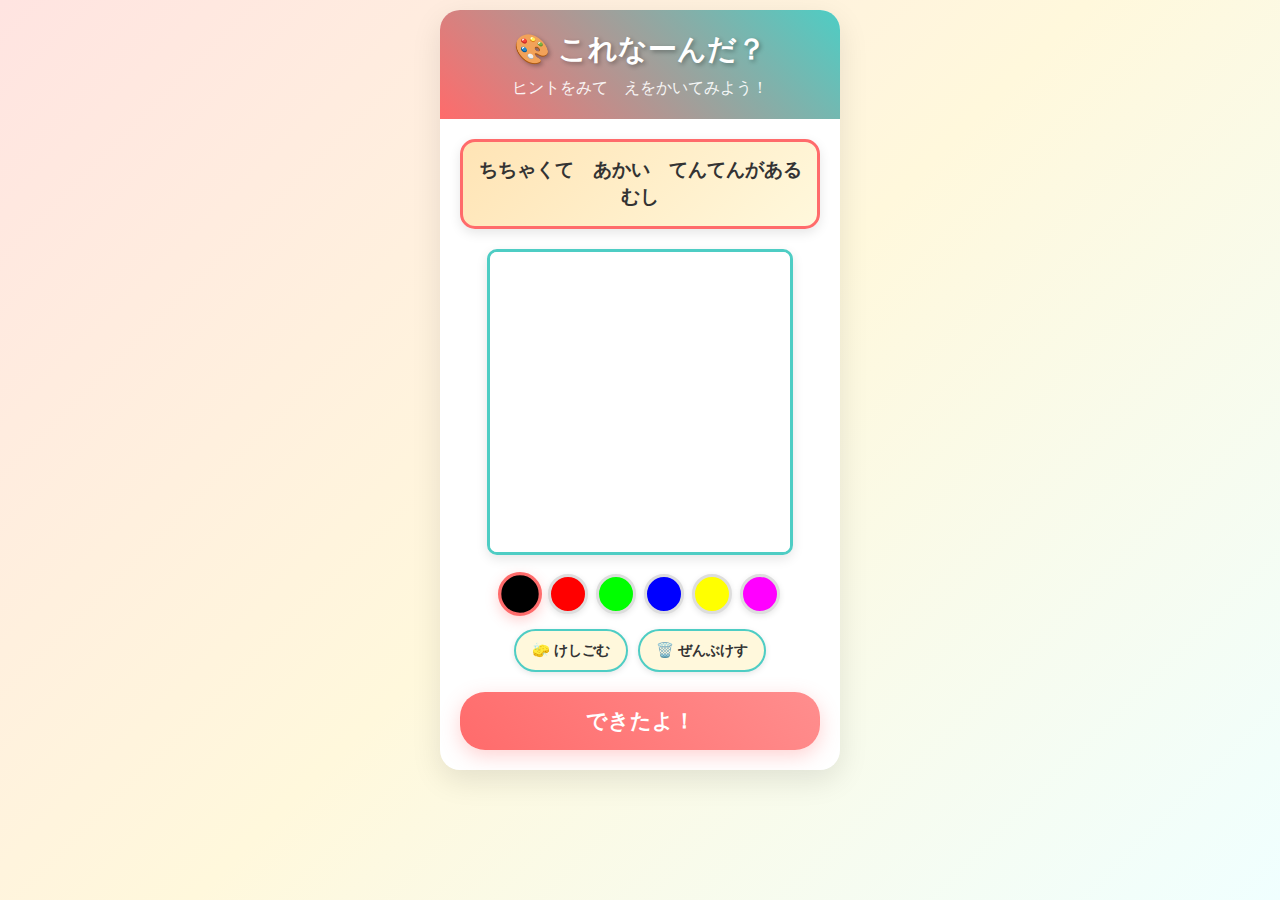
<file: apps/005-orekuna-quiz/index.html>
<!DOCTYPE html>
<html lang="ja">
<head>
    <meta charset="UTF-8">
    <meta name="viewport" content="width=device-width, initial-scale=1.0">
    <title>これなーんだ？おえかきクイズ</title>
    <link rel="stylesheet" href="style.css">
</head>
<body>
    <div class="container">
        <!-- ヘッダー -->
        <header class="header">
            <h1>🎨 これなーんだ？</h1>
            <p>ヒントをみて　えをかいてみよう！</p>
        </header>

        <!-- ゲーム画面 -->
        <div id="game-screen" class="screen">
            <!-- ヒント表示 -->
            <div class="hint-section">
                <div class="hint-box">
                    <p id="hint-text">まるくて　あかい　くだもの</p>
                </div>
            </div>

            <!-- お絵描きエリア -->
            <div class="canvas-section">
                <canvas id="drawing-canvas" width="300" height="300"></canvas>
                <div class="tools">
                    <div class="color-tools">
                        <button class="color-btn active" data-color="#000000" style="background: #000000;"></button>
                        <button class="color-btn" data-color="#FF0000" style="background: #FF0000;"></button>
                        <button class="color-btn" data-color="#00FF00" style="background: #00FF00;"></button>
                        <button class="color-btn" data-color="#0000FF" style="background: #0000FF;"></button>
                        <button class="color-btn" data-color="#FFFF00" style="background: #FFFF00;"></button>
                        <button class="color-btn" data-color="#FF00FF" style="background: #FF00FF;"></button>
                    </div>
                    <div class="action-tools">
                        <button id="eraser-btn" class="tool-btn">🧽 けしごむ</button>
                        <button id="clear-btn" class="tool-btn">🗑️ ぜんぶけす</button>
                    </div>
                </div>
            </div>

            <!-- 完了ボタン -->
            <button id="submit-btn" class="submit-btn">できたよ！</button>
        </div>

        <!-- AI判定画面 -->
        <div id="thinking-screen" class="screen">
            <div class="thinking-animation">
                <div class="thinking-icon">🤖</div>
                <p id="thinking-text">AIが考え中…</p>
                <div class="dots">
                    <span></span>
                    <span></span>
                    <span></span>
                </div>
            </div>
        </div>

        <!-- 結果画面 -->
        <div id="result-screen" class="screen">
            <div class="result-content">
                <div class="celebration">🎉</div>
                <p id="result-text">これはりんごだね！すごいね！</p>
                <div class="result-drawing">
                    <canvas id="result-canvas" width="200" height="200"></canvas>
                </div>
                <button id="next-btn" class="next-btn">もう1かい！</button>
            </div>
        </div>
    </div>

    <script src="script.js"></script>
</body>
</html>
</file>
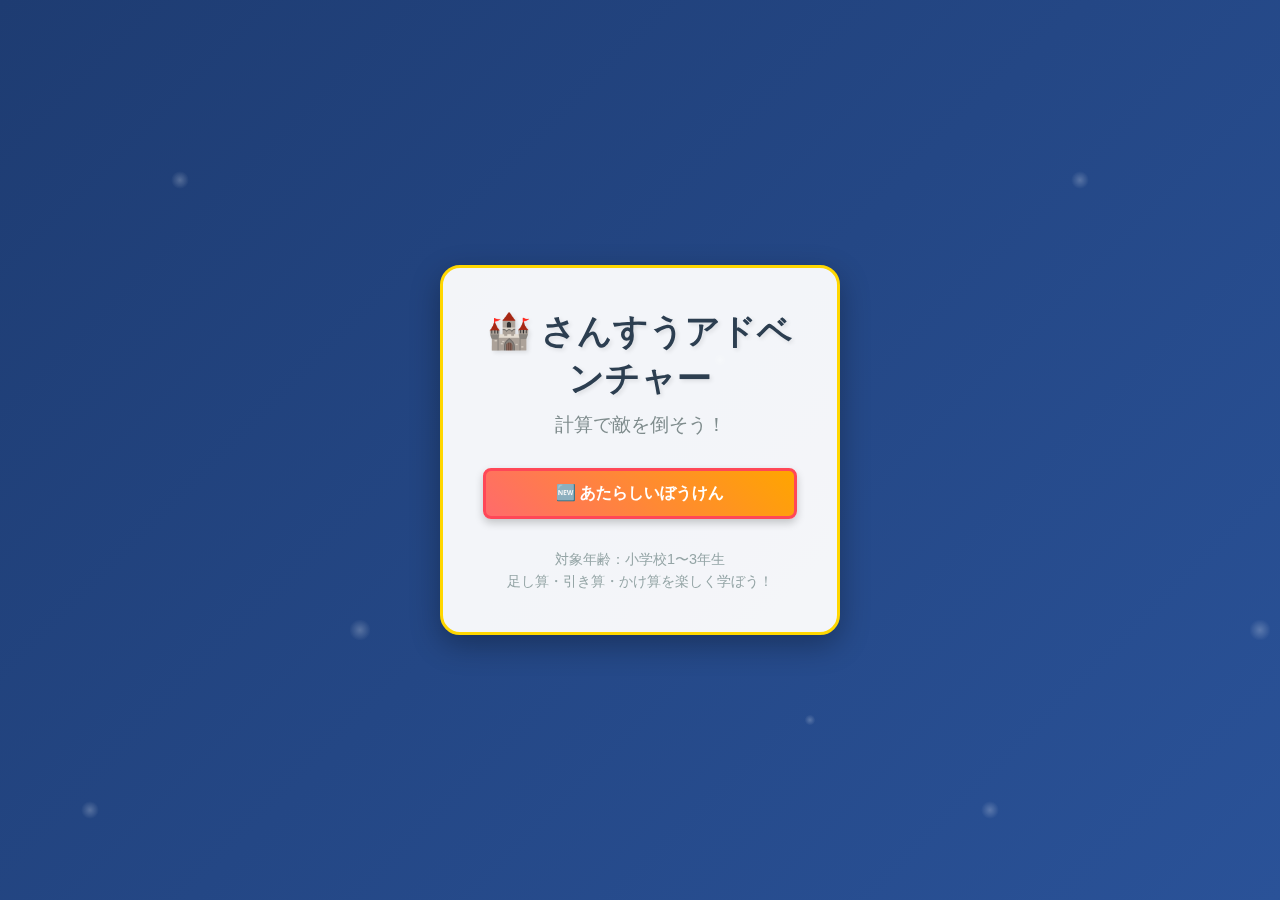
<file: apps/006-math-adventure/index.html>
<!DOCTYPE html>
<html lang="ja">
<head>
    <meta charset="UTF-8">
    <meta name="viewport" content="width=device-width, initial-scale=1.0">
    <title>さんすうアドベンチャー | Math Adventure</title>
    <meta name="description" content="小学校低学年向けRPG風計算ゲーム。問題を解いて敵を倒し、レベルアップしよう！">
    
    <!-- OGP Meta Tags -->
    <meta property="og:title" content="さんすうアドベンチャー | Math Adventure">
    <meta property="og:description" content="小学校低学年向けRPG風計算ゲーム。問題を解いて敵を倒し、レベルアップしよう！">
    <meta property="og:type" content="website">
    <meta property="og:url" content="https://euro0707.github.io/app100/apps/006-math-adventure/">
    <meta property="og:image" content="https://euro0707.github.io/app100/apps/006-math-adventure/ogp-image.png">
    
    <!-- Twitter Card -->
    <meta name="twitter:card" content="summary_large_image">
    <meta name="twitter:title" content="さんすうアドベンチャー | Math Adventure">
    <meta name="twitter:description" content="小学校低学年向けRPG風計算ゲーム。問題を解いて敵を倒し、レベルアップしよう！">
    <meta name="twitter:image" content="https://euro0707.github.io/app100/apps/006-math-adventure/ogp-image.png">
    
    <link rel="stylesheet" href="style.css">
</head>
<body>
    <!-- スタート画面 -->
    <div id="startScreen" class="screen active">
        <div class="start-container">
            <div class="title-logo">
                <h1>🏰 さんすうアドベンチャー</h1>
                <p class="subtitle">計算で敵を倒そう！</p>
            </div>
            <div class="start-buttons">
                <button id="newGameBtn" class="btn btn-primary">🆕 あたらしいぼうけん</button>
                <button id="continueBtn" class="btn btn-secondary">📖 つづきから</button>
            </div>
            <div class="game-info">
                <p>対象年齢：小学校1〜3年生</p>
                <p>足し算・引き算・かけ算を楽しく学ぼう！</p>
            </div>
        </div>
    </div>

    <!-- メインゲーム画面 -->
    <div id="gameScreen" class="screen">
        <div class="game-container">
            <!-- ヘッダー（プレイヤー情報） -->
            <div class="game-header">
                <div class="player-info">
                    <div class="player-avatar">👤</div>
                    <div class="player-stats">
                        <div class="player-name">ゆうしゃ</div>
                        <div class="player-level">Lv.<span id="playerLevel">1</span></div>
                        <div class="player-hp">
                            <span class="hp-label">❤️ HP:</span>
                            <span id="playerHp">10</span>/<span id="playerMaxHp">10</span>
                        </div>
                        <div class="player-coins">
                            <span class="coins-label">💰</span>
                            <span id="playerCoins">0</span>
                        </div>
                    </div>
                </div>
                <div class="game-controls">
                    <button id="shopBtn" class="btn btn-icon">🛒</button>
                    <button id="settingsBtn" class="btn btn-icon">⚙️</button>
                    <button id="homeBtn" class="btn btn-icon">🏠</button>
                </div>
            </div>

            <!-- バトルエリア -->
            <div class="battle-area">
                <!-- 敵情報 -->
                <div class="enemy-section">
                    <div class="enemy-container">
                        <div class="enemy-sprite" id="enemySprite">🐉</div>
                        <div class="enemy-info">
                            <div class="enemy-name" id="enemyName">スライム</div>
                            <div class="enemy-hp">
                                <div class="hp-bar">
                                    <div class="hp-bar-fill" id="enemyHpBar"></div>
                                </div>
                                <div class="hp-text">
                                    HP: <span id="enemyHp">5</span>/<span id="enemyMaxHp">5</span>
                                </div>
                            </div>
                        </div>
                    </div>
                </div>

                <!-- 計算問題エリア -->
                <div class="problem-section">
                    <div class="problem-container">
                        <div class="problem-text" id="problemText">7 + 4 = ?</div>
                        <div class="choices-container" id="choicesContainer">
                            <button class="choice-btn" data-answer="8">8</button>
                            <button class="choice-btn" data-answer="11">11</button>
                            <button class="choice-btn" data-answer="12">12</button>
                        </div>
                    </div>
                </div>
            </div>

            <!-- メッセージエリア -->
            <div class="message-area">
                <div class="message-text" id="messageText">計算問題を解いて敵を攻撃しよう！</div>
            </div>
        </div>
    </div>

    <!-- レベルアップ画面 -->
    <div id="levelUpScreen" class="screen">
        <div class="levelup-container">
            <div class="levelup-animation">
                <div class="levelup-effect">🎉</div>
                <h2>レベルアップ！</h2>
                <div class="levelup-info">
                    <div class="level-change">
                        Lv.<span id="oldLevel">1</span> → Lv.<span id="newLevel">2</span>
                    </div>
                    <div class="stats-increase">
                        <div>❤️ HP: <span id="hpIncrease">+5</span></div>
                        <div>💰 コイン: <span id="coinBonus">+10</span></div>
                    </div>
                </div>
                <button id="levelUpContinueBtn" class="btn btn-primary">つづける</button>
            </div>
        </div>
    </div>

    <!-- 設定画面 -->
    <div id="settingsScreen" class="screen">
        <div class="settings-container">
            <div class="settings-header">
                <h2>⚙️ せってい</h2>
                <button id="closeSettingsBtn" class="btn btn-icon">✕</button>
            </div>
            <div class="settings-content">
                <div class="setting-item">
                    <label for="soundToggle">🔊 おと</label>
                    <input type="checkbox" id="soundToggle" checked>
                </div>
                <div class="setting-item">
                    <label for="difficultySelect">📈 むずかしさ</label>
                    <select id="difficultySelect">
                        <option value="easy">やさしい</option>
                        <option value="normal" selected>ふつう</option>
                        <option value="hard">むずかしい</option>
                    </select>
                </div>
                <div class="setting-item">
                    <button id="resetGameBtn" class="btn btn-warning">🔄 ゲームをリセット</button>
                </div>
            </div>
        </div>
    </div>

    <!-- ショップ画面 -->
    <div id="shopScreen" class="screen">
        <div class="shop-container">
            <div class="shop-header">
                <h2>🛒 ドウグやさん</h2>
                <button id="closeShopBtn" class="btn btn-icon">✕</button>
            </div>
            <div class="shop-content">
                <div class="coins-display">
                    <span>💰 所持コイン: <span id="shopPlayerCoins">0</span></span>
                </div>
                <div class="shop-items" id="shopItemsContainer">
                    <!-- アイテムは動的生成 -->
                </div>
                <div class="inventory-section">
                    <h3>📦 もっているアイテム</h3>
                    <div class="inventory-items" id="inventoryContainer">
                        <!-- インベントリは動的生成 -->
                    </div>
                </div>
            </div>
        </div>
    </div>

    <!-- エフェクト用要素 -->
    <div id="effectsContainer">
        <div class="damage-effect" id="damageEffect">-1</div>
        <div class="heal-effect" id="healEffect">+1</div>
        <div class="sparkle-effect" id="sparkleEffect">✨</div>
    </div>

    <script src="script.js"></script>
</body>
</html>
</file>
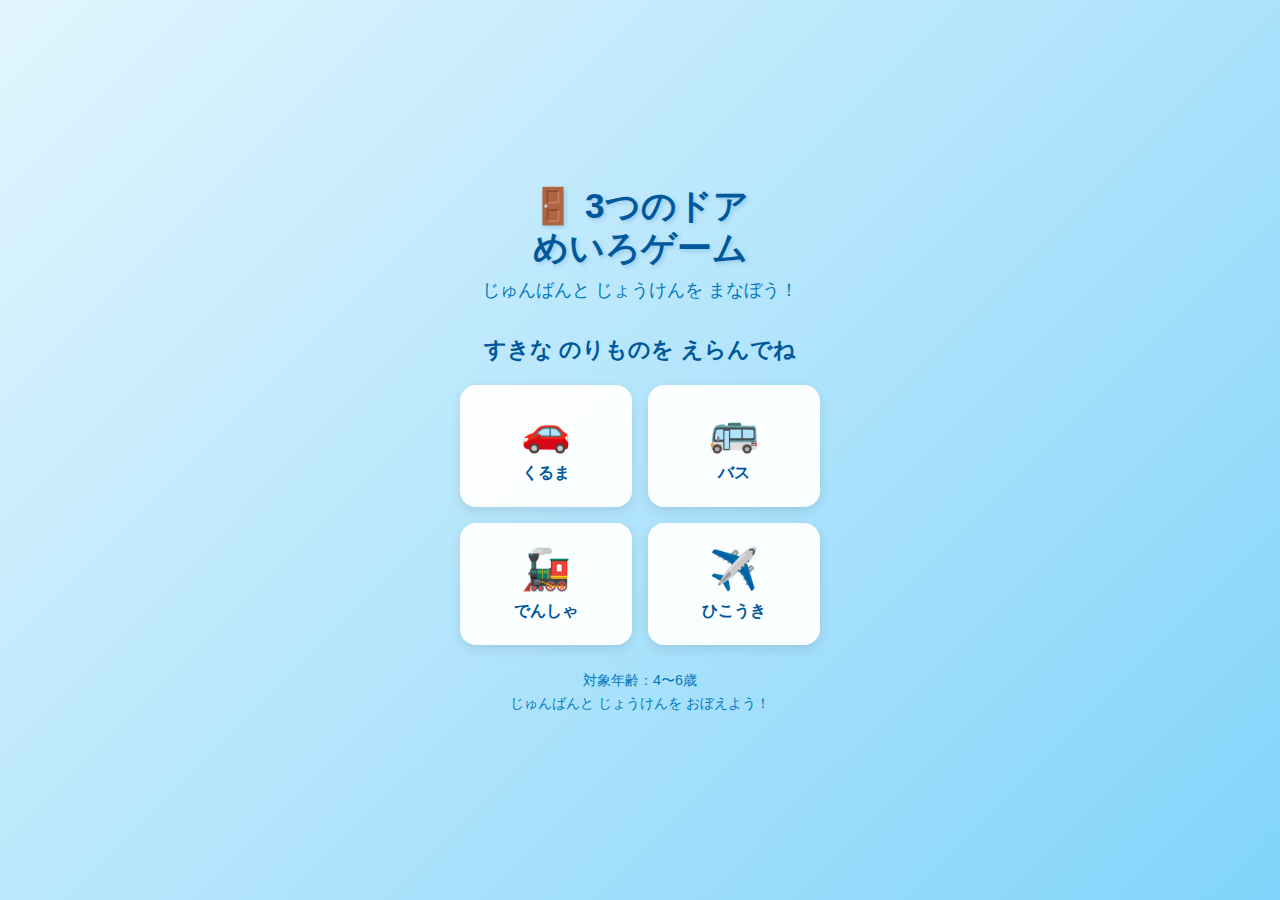
<file: apps/007-3doors-logic-maze/index.html>
<!DOCTYPE html>
<html lang="ja">
<head>
    <meta charset="UTF-8">
    <meta name="viewport" content="width=device-width, initial-scale=1.0">
    <title>3つのドア めいろゲーム | 3 Doors Logic Maze</title>
    <meta name="description" content="4〜6歳向けの論理思考学習迷路ゲーム。乗り物キャラクターと一緒にアイテムを集めて、3つのドアを開く順序を学ぼう！">
    
    <!-- OGP Meta Tags -->
    <meta property="og:title" content="3つのドア めいろゲーム | 3 Doors Logic Maze">
    <meta property="og:description" content="4〜6歳向けの論理思考学習迷路ゲーム。乗り物キャラクターと一緒にアイテムを集めて、3つのドアを開く順序を学ぼう！">
    <meta property="og:type" content="website">
    <meta property="og:url" content="https://euro0707.github.io/app100/apps/007-3doors-logic-maze/">
    <meta property="og:image" content="https://euro0707.github.io/app100/apps/007-3doors-logic-maze/ogp-image.png">
    
    <!-- Twitter Card -->
    <meta name="twitter:card" content="summary_large_image">
    <meta name="twitter:title" content="3つのドア めいろゲーム | 3 Doors Logic Maze">
    <meta name="twitter:description" content="4〜6歳向けの論理思考学習迷路ゲーム。乗り物キャラクターと一緒にアイテムを集めて、3つのドアを開く順序を学ぼう！">
    <meta name="twitter:image" content="https://euro0707.github.io/app100/apps/007-3doors-logic-maze/ogp-image.png">
    
    <link rel="stylesheet" href="style.css">
</head>
<body>
    <!-- スタート画面 -->
    <div id="startScreen" class="screen active">
        <div class="start-container">
            <div class="title-logo">
                <h1>🚪 3つのドア<br>めいろゲーム</h1>
                <p class="subtitle">じゅんばんと じょうけんを まなぼう！</p>
            </div>
            
            <!-- キャラ選択 -->
            <div class="character-selection">
                <h2>すきな のりものを えらんでね</h2>
                <div class="character-grid">
                    <button class="character-btn" data-vehicle="car">
                        <div class="vehicle-icon">🚗</div>
                        <div class="vehicle-name">くるま</div>
                    </button>
                    <button class="character-btn" data-vehicle="bus">
                        <div class="vehicle-icon">🚌</div>
                        <div class="vehicle-name">バス</div>
                    </button>
                    <button class="character-btn" data-vehicle="train">
                        <div class="vehicle-icon">🚂</div>
                        <div class="vehicle-name">でんしゃ</div>
                    </button>
                    <button class="character-btn" data-vehicle="plane">
                        <div class="vehicle-icon">✈️</div>
                        <div class="vehicle-name">ひこうき</div>
                    </button>
                </div>
            </div>
            
            <div class="game-info">
                <p>対象年齢：4〜6歳</p>
                <p>じゅんばんと じょうけんを おぼえよう！</p>
            </div>
        </div>
    </div>

    <!-- お題画面 -->
    <div id="taskScreen" class="screen">
        <div class="task-container">
            <div class="task-header">
                <h2>きょうの おだい</h2>
                <div class="selected-character">
                    <div class="character-icon" id="taskCharacterIcon">🚗</div>
                </div>
            </div>
            <div class="task-content">
                <div class="task-text" id="taskText">
                    まんなかの ドアを あけよう！
                </div>
                <div class="task-doors">
                    <div class="door-preview">
                        <div class="door left">
                            <div class="door-condition" id="leftDoorCondition">🔑</div>
                            <div class="door-label">ひだり</div>
                        </div>
                        <div class="door middle highlighted" id="targetDoor">
                            <div class="door-condition" id="middleDoorCondition">🔘</div>
                            <div class="door-label">まんなか</div>
                        </div>
                        <div class="door right">
                            <div class="door-condition" id="rightDoorCondition">⭐</div>
                            <div class="door-label">みぎ</div>
                        </div>
                    </div>
                </div>
                <button id="startGameBtn" class="btn btn-primary">
                    はじめる！
                </button>
            </div>
        </div>
    </div>

    <!-- メインゲーム画面 -->
    <div id="gameScreen" class="screen">
        <!-- ゲームヘッダー -->
        <div class="game-header">
            <div class="progress-info">
                <div class="target-door-info">
                    <span>もくひょう：</span>
                    <span id="targetDoorText">まんなかのドア</span>
                </div>
                <div class="inventory" id="inventory">
                    <!-- アイテムとスイッチ状態を表示 -->
                </div>
            </div>
            <div class="game-controls">
                <button id="soundToggleBtn" class="btn btn-icon sound-on" title="音のON/OFF">
                    🔊
                </button>
                <button id="hintBtn" class="btn btn-icon" title="ヒント">
                    💡
                </button>
                <button id="homeBtn" class="btn btn-icon" title="ホームに戻る">
                    🏠
                </button>
            </div>
        </div>

        <!-- 迷路キャンバス -->
        <div class="maze-container">
            <canvas id="mazeCanvas" width="320" height="480"></canvas>
            <div class="maze-overlay">
                <!-- ヒント矢印などの表示エリア -->
                <div id="hintArrow" class="hint-arrow hidden">👆</div>
            </div>
        </div>

        <!-- メッセージエリア -->
        <div class="message-area">
            <div class="message-text" id="gameMessage">
                がめんを おしたまま うごいてね
            </div>
        </div>
    </div>

    <!-- 成功画面 -->
    <div id="successScreen" class="screen">
        <div class="success-container">
            <div class="success-animation">
                <div class="success-vehicle" id="successVehicle">🚗</div>
                <div class="success-door">🚪</div>
                <div class="success-effect">✨</div>
            </div>
            <h2 class="success-title">やったね！</h2>
            <div class="success-message" id="successMessage">
                まんなかのドアが ひらいたよ！
            </div>
            <div class="success-buttons">
                <button id="nextGameBtn" class="btn btn-primary">
                    つぎの めいろ
                </button>
                <button id="backToStartBtn" class="btn btn-secondary">
                    はじめに もどる
                </button>
            </div>
        </div>
    </div>

    <!-- エフェクト用要素 -->
    <div id="effectsContainer">
        <div class="pickup-effect" id="pickupEffect">+1</div>
        <div class="switch-effect" id="switchEffect">ON</div>
        <div class="sparkle-effect" id="sparkleEffect">✨</div>
    </div>

    <script src="game.js"></script>
</body>
</html>
</file>
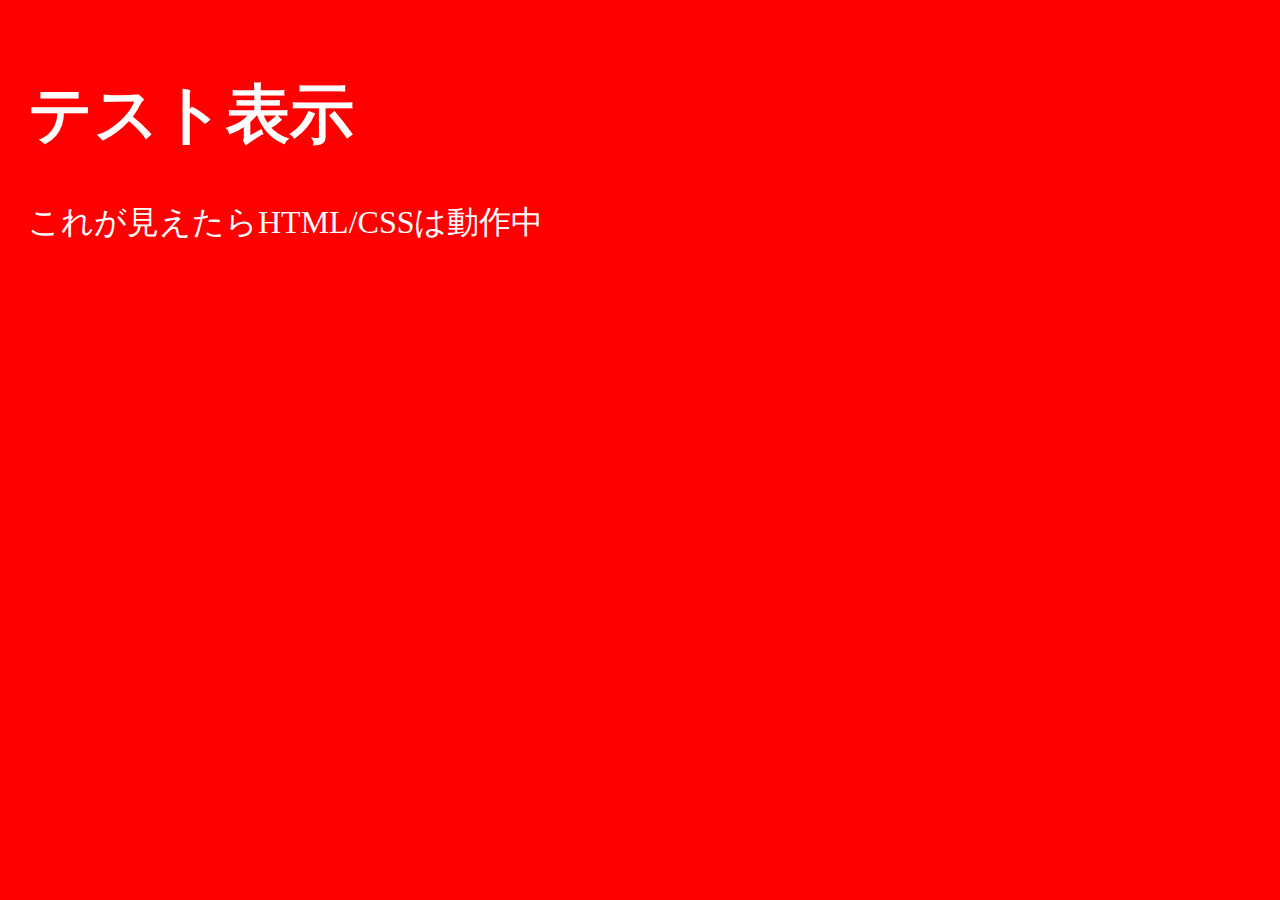
<file: apps/007-3doors-logic-maze/test.html>
<!DOCTYPE html>
<html lang="ja">
<head>
    <meta charset="UTF-8">
    <meta name="viewport" content="width=device-width, initial-scale=1.0">
    <title>Test</title>
    <style>
        body { background: red; color: white; font-size: 2rem; padding: 20px; }
    </style>
</head>
<body>
    <h1>テスト表示</h1>
    <p>これが見えたらHTML/CSSは動作中</p>
    <script>
        console.log('JavaScript is working');
        alert('JavaScript動作確認');
    </script>
</body>
</html>
</file>
<file: apps/001-number-learning/style.css>
* {
    margin: 0;
    padding: 0;
    box-sizing: border-box;
}

body {
    font-family: 'Comic Sans MS', cursive, sans-serif;
    background: linear-gradient(135deg, #FFE4E1, #E6E6FA);
    min-height: 100vh;
    padding: 20px;
}

.container {
    max-width: 800px;
    margin: 0 auto;
    background: white;
    border-radius: 20px;
    box-shadow: 0 10px 30px rgba(0, 0, 0, 0.1);
    overflow: hidden;
}

h1 {
    text-align: center;
    color: #FF6B6B;
    font-size: 2.5em;
    padding: 30px;
    background: linear-gradient(45deg, #FFD93D, #FF6B6B);
    color: white;
    text-shadow: 2px 2px 4px rgba(0, 0, 0, 0.3);
}

.parent-section {
    background: #F0F8FF;
    padding: 30px;
    border-bottom: 3px solid #4ECDC4;
}

.parent-section h2 {
    color: #4ECDC4;
    margin-bottom: 20px;
    font-size: 1.5em;
}

.parent-section label {
    display: block;
    margin: 15px 0 5px 0;
    color: #555;
    font-weight: bold;
}

.parent-section select {
    width: 200px;
    padding: 10px;
    margin-bottom: 15px;
    border: 2px solid #4ECDC4;
    border-radius: 10px;
    font-size: 16px;
    background: white;
}

#showItems {
    background: linear-gradient(45deg, #4ECDC4, #44A08D);
    color: white;
    border: none;
    padding: 15px 30px;
    border-radius: 25px;
    font-size: 18px;
    font-weight: bold;
    cursor: pointer;
    margin-top: 20px;
    transition: transform 0.2s, box-shadow 0.2s;
}

#showItems:hover {
    transform: translateY(-2px);
    box-shadow: 0 5px 15px rgba(0, 0, 0, 0.2);
}

.child-section {
    padding: 40px;
    text-align: center;
}

.child-section h2 {
    color: #FF6B6B;
    margin-bottom: 30px;
    font-size: 1.8em;
}

.number-display {
    font-size: 6em;
    font-weight: bold;
    color: #FF6B6B;
    margin-bottom: 30px;
    text-shadow: 3px 3px 6px rgba(0, 0, 0, 0.1);
    animation: pulse 2s infinite;
}

@keyframes pulse {
    0% { transform: scale(1); }
    50% { transform: scale(1.05); }
    100% { transform: scale(1); }
}

.items-container {
    display: flex;
    flex-wrap: wrap;
    justify-content: center;
    gap: 20px;
    margin: 30px 0;
}

.item {
    font-size: 4em;
    animation: bounceIn 0.6s ease-out;
    transform-origin: center;
}

@keyframes bounceIn {
    0% {
        transform: scale(0);
        opacity: 0;
    }
    50% {
        transform: scale(1.2);
        opacity: 0.8;
    }
    100% {
        transform: scale(1);
        opacity: 1;
    }
}

.count-message {
    font-size: 1.8em;
    color: #4ECDC4;
    font-weight: bold;
    margin-top: 20px;
    padding: 15px;
    background: #F0F8FF;
    border-radius: 15px;
    border: 3px solid #4ECDC4;
}

/* ゲームセクション */
.game-section {
    margin-top: 40px;
    padding: 30px;
    background: #FFF8E1;
    border-radius: 20px;
    border: 3px solid #FFD93D;
}

.game-section h3 {
    color: #FF6B6B;
    font-size: 1.5em;
    margin-bottom: 20px;
}

.question-text {
    font-size: 1.3em;
    color: #555;
    margin-bottom: 20px;
    font-weight: bold;
}

.answer-buttons {
    display: flex;
    flex-wrap: wrap;
    justify-content: center;
    gap: 15px;
    margin: 20px 0;
}

.answer-btn {
    background: linear-gradient(45deg, #FFD93D, #FFA726);
    color: white;
    border: none;
    padding: 15px 25px;
    border-radius: 20px;
    font-size: 1.5em;
    font-weight: bold;
    cursor: pointer;
    transition: all 0.3s ease;
    min-width: 60px;
}

.answer-btn:hover {
    transform: translateY(-3px);
    box-shadow: 0 5px 15px rgba(0, 0, 0, 0.2);
}

.answer-btn.correct {
    background: linear-gradient(45deg, #4CAF50, #81C784);
    animation: correctAnswer 0.5s ease-out;
}

.answer-btn.incorrect {
    background: linear-gradient(45deg, #F44336, #EF5350);
    animation: incorrectAnswer 0.5s ease-out;
}

@keyframes correctAnswer {
    0% { transform: scale(1); }
    50% { transform: scale(1.2); }
    100% { transform: scale(1); }
}

@keyframes incorrectAnswer {
    0% { transform: translateX(0); }
    25% { transform: translateX(-10px); }
    75% { transform: translateX(10px); }
    100% { transform: translateX(0); }
}

.game-result {
    font-size: 1.5em;
    font-weight: bold;
    margin-top: 20px;
    padding: 15px;
    border-radius: 15px;
    min-height: 60px;
    display: flex;
    align-items: center;
    justify-content: center;
}

.game-result.correct {
    color: #4CAF50;
    background: #E8F5E8;
    border: 3px solid #4CAF50;
}

.game-result.incorrect {
    color: #F44336;
    background: #FFEBEE;
    border: 3px solid #F44336;
}

/* 進捗セクション */
.progress-section {
    background: #F3E5F5;
    padding: 30px;
    border-top: 3px solid #9C27B0;
}

.progress-section h2 {
    color: #9C27B0;
    text-align: center;
    margin-bottom: 30px;
    font-size: 1.8em;
}

.progress-stats {
    display: grid;
    grid-template-columns: repeat(auto-fit, minmax(150px, 1fr));
    gap: 20px;
    margin-bottom: 30px;
}

.stat-item {
    background: white;
    padding: 20px;
    border-radius: 15px;
    text-align: center;
    box-shadow: 0 5px 15px rgba(0, 0, 0, 0.1);
    border: 3px solid #E1BEE7;
}

.stat-number {
    font-size: 2.5em;
    font-weight: bold;
    color: #9C27B0;
    margin-bottom: 10px;
}

.stat-label {
    color: #666;
    font-weight: bold;
}

.reset-btn {
    background: linear-gradient(45deg, #9C27B0, #BA68C8);
    color: white;
    border: none;
    padding: 12px 25px;
    border-radius: 20px;
    font-size: 16px;
    font-weight: bold;
    cursor: pointer;
    display: block;
    margin: 0 auto;
    transition: all 0.3s ease;
}

.reset-btn:hover {
    transform: translateY(-2px);
    box-shadow: 0 5px 15px rgba(0, 0, 0, 0.2);
}

/* アイテムのクリック効果 */
.item.clickable {
    cursor: pointer;
    transition: all 0.3s ease;
}

.item.clickable:hover {
    transform: scale(1.1);
}

.item.clicked {
    opacity: 0.5;
    transform: scale(0.9);
}

/* レスポンシブデザイン */
@media (max-width: 600px) {
    h1 {
        font-size: 2em;
        padding: 20px;
    }
    
    .number-display {
        font-size: 4em;
    }
    
    .item {
        font-size: 3em;
    }
    
    .count-message {
        font-size: 1.4em;
    }
    
    .parent-section, .child-section {
        padding: 20px;
    }
    
    .game-section, .progress-section {
        padding: 20px;
    }
    
    .answer-buttons {
        gap: 10px;
    }
    
    .answer-btn {
        padding: 12px 20px;
        font-size: 1.2em;
    }
    
    .progress-stats {
        grid-template-columns: repeat(2, 1fr);
        gap: 15px;
    }
    
    .stat-number {
        font-size: 2em;
    }
}
</file>
<file: apps/002-animal-food-matching/style.css>
/* 基本スタイル */
* {
    margin: 0;
    padding: 0;
    box-sizing: border-box;
}

body {
    font-family: 'Arial', sans-serif;
    background: linear-gradient(135deg, #667eea 0%, #764ba2 100%);
    min-height: 100vh;
    display: flex;
    justify-content: center;
    align-items: center;
    padding: 10px;
}

.game-container {
    background: white;
    border-radius: 20px;
    box-shadow: 0 10px 30px rgba(0, 0, 0, 0.3);
    max-width: 1000px;
    width: 100%;
    padding: 20px;
    position: relative;
}

/* ヘッダー */
.game-header {
    text-align: center;
    margin-bottom: 20px;
}

.game-header h1 {
    color: #333;
    font-size: 2rem;
    margin-bottom: 10px;
}

.instructions {
    color: #666;
    font-size: 1.1rem;
}

/* 統計 */
.stats {
    display: flex;
    justify-content: center;
    gap: 30px;
    margin-bottom: 20px;
    padding: 15px;
    background: #f8f9fa;
    border-radius: 10px;
}

.stat-item {
    text-align: center;
}

.stat-label {
    display: block;
    font-size: 0.9rem;
    color: #666;
    margin-bottom: 5px;
}

.stat-value {
    font-size: 1.5rem;
    font-weight: bold;
    color: #333;
}

.stat-total {
    font-size: 1rem;
    color: #999;
}

/* ヒントセクション */
.hint-section {
    display: flex;
    align-items: center;
    justify-content: center;
    margin-bottom: 20px;
    gap: 15px;
}

.hint-bubble {
    background: #e3f2fd;
    border: 2px solid #2196f3;
    border-radius: 20px;
    padding: 15px 20px;
    max-width: 400px;
    font-size: 1.1rem;
    color: #1976d2;
    position: relative;
}

.hint-bubble::after {
    content: '';
    position: absolute;
    right: -10px;
    top: 50%;
    transform: translateY(-50%);
    width: 0;
    height: 0;
    border-left: 10px solid #2196f3;
    border-top: 10px solid transparent;
    border-bottom: 10px solid transparent;
}

.hint-character {
    font-size: 3rem;
}

/* ゲームボード */
.game-board {
    display: grid;
    grid-template-columns: 1fr 1fr;
    gap: 30px;
    margin-bottom: 20px;
}

.animals-section,
.foods-section {
    text-align: center;
}

.animals-section h3,
.foods-section h3 {
    color: #333;
    margin-bottom: 15px;
    font-size: 1.3rem;
}

.items-grid {
    display: grid;
    grid-template-columns: repeat(auto-fit, minmax(120px, 1fr));
    gap: 15px;
}

/* アイテムカード */
.item-card {
    background: white;
    border: 3px solid #e0e0e0;
    border-radius: 15px;
    padding: 20px;
    cursor: pointer;
    transition: all 0.3s ease;
    text-align: center;
    min-height: 120px;
    display: flex;
    flex-direction: column;
    justify-content: center;
    align-items: center;
}

.item-card:hover {
    border-color: #2196f3;
    transform: translateY(-5px);
    box-shadow: 0 5px 15px rgba(33, 150, 243, 0.3);
}

.item-card.selected {
    border-color: #4caf50;
    background: #e8f5e8;
    transform: scale(1.05);
}

.item-card.correct {
    border-color: #4caf50;
    background: #e8f5e8;
    animation: correctPulse 0.6s ease;
}

.item-card.incorrect {
    border-color: #f44336;
    background: #ffebee;
    animation: incorrectShake 0.6s ease;
}

.item-card.completed {
    opacity: 0.3 !important;
    pointer-events: none !important;
    background: #f5f5f5 !important;
    border-color: #ddd !important;
}

.item-emoji {
    font-size: 3rem;
    margin-bottom: 10px;
}

.item-name {
    font-size: 1rem;
    font-weight: bold;
    color: #333;
}

/* 選択エリア */
.selection-area {
    display: flex;
    justify-content: center;
    align-items: center;
    gap: 20px;
    margin-bottom: 20px;
    padding: 20px;
    background: #f8f9fa;
    border-radius: 15px;
}

.selection-item {
    text-align: center;
}

.selection-item span {
    display: block;
    margin-bottom: 10px;
    color: #666;
    font-weight: bold;
}

.selected-card {
    background: white;
    border: 2px solid #ddd;
    border-radius: 10px;
    padding: 15px;
    min-width: 150px;
    min-height: 80px;
    display: flex;
    align-items: center;
    justify-content: center;
    color: #999;
    font-size: 0.9rem;
}

.selected-card.filled {
    border-color: #4caf50;
    color: #333;
    font-weight: bold;
}

.match-symbol {
    font-size: 2rem;
    animation: heartBeat 2s infinite;
}

/* ボタン */
.action-buttons {
    display: flex;
    justify-content: center;
    gap: 15px;
    margin-bottom: 20px;
}

.btn {
    padding: 12px 24px;
    border: none;
    border-radius: 25px;
    font-size: 1rem;
    font-weight: bold;
    cursor: pointer;
    transition: all 0.3s ease;
    min-width: 120px;
}

.btn:disabled {
    opacity: 0.5;
    cursor: not-allowed;
}

.btn-primary {
    background: linear-gradient(45deg, #2196f3, #21cbf3);
    color: white;
}

.btn-primary:hover:not(:disabled) {
    transform: translateY(-2px);
    box-shadow: 0 5px 15px rgba(33, 150, 243, 0.4);
}

.btn-secondary {
    background: #f5f5f5;
    color: #666;
    border: 2px solid #ddd;
}

.btn-secondary:hover {
    background: #e0e0e0;
}

.btn-success {
    background: linear-gradient(45deg, #4caf50, #8bc34a);
    color: white;
}

.btn-success:hover {
    transform: translateY(-2px);
    box-shadow: 0 5px 15px rgba(76, 175, 80, 0.4);
}

/* 結果エリア */
.result-area {
    text-align: center;
    padding: 20px;
    border-radius: 15px;
    margin-bottom: 20px;
}

.result-message {
    font-size: 1.5rem;
    font-weight: bold;
    margin-bottom: 10px;
}

.result-area.correct {
    background: #e8f5e8;
    border: 2px solid #4caf50;
    color: #2e7d32;
}

.result-area.incorrect {
    background: #ffebee;
    border: 2px solid #f44336;
    color: #c62828;
}

.result-animation {
    font-size: 3rem;
    animation: bounceIn 0.6s ease;
}

/* 完了画面 */
.completion-screen {
    position: absolute;
    top: 0;
    left: 0;
    right: 0;
    bottom: 0;
    background: rgba(255, 255, 255, 0.95);
    border-radius: 20px;
    display: flex;
    justify-content: center;
    align-items: center;
    backdrop-filter: blur(5px);
}

.completion-content {
    text-align: center;
    padding: 40px;
    background: white;
    border-radius: 20px;
    box-shadow: 0 10px 30px rgba(0, 0, 0, 0.2);
}

.completion-content h2 {
    color: #333;
    margin-bottom: 20px;
    font-size: 2.5rem;
}

.completion-content p {
    color: #666;
    margin-bottom: 30px;
    font-size: 1.2rem;
}

.final-stats {
    display: flex;
    justify-content: center;
    gap: 30px;
    margin-bottom: 30px;
}

.final-stat {
    text-align: center;
}

.final-stat span:first-child {
    display: block;
    color: #666;
    margin-bottom: 5px;
}

.final-stat span:last-child {
    display: block;
    font-size: 1.5rem;
    font-weight: bold;
    color: #333;
}

/* アニメーション */
@keyframes correctPulse {
    0% { transform: scale(1); }
    50% { transform: scale(1.1); }
    100% { transform: scale(1); }
}

@keyframes incorrectShake {
    0%, 100% { transform: translateX(0); }
    25% { transform: translateX(-5px); }
    75% { transform: translateX(5px); }
}

@keyframes heartBeat {
    0%, 100% { transform: scale(1); }
    50% { transform: scale(1.1); }
}

@keyframes bounceIn {
    0% { transform: scale(0); opacity: 0; }
    50% { transform: scale(1.2); opacity: 1; }
    100% { transform: scale(1); opacity: 1; }
}

/* レスポンシブデザイン */
@media (max-width: 768px) {
    .game-board {
        grid-template-columns: 1fr;
        gap: 20px;
    }
    
    .stats {
        flex-direction: column;
        gap: 15px;
    }
    
    .selection-area {
        flex-direction: column;
        gap: 15px;
    }
    
    .action-buttons {
        flex-direction: column;
        align-items: center;
    }
    
    .final-stats {
        flex-direction: column;
        gap: 15px;
    }
    
    .hint-section {
        flex-direction: column;
        text-align: center;
    }
    
    .hint-bubble::after {
        display: none;
    }
}

@media (max-width: 480px) {
    .game-container {
        padding: 15px;
    }
    
    .game-header h1 {
        font-size: 1.5rem;
    }
    
    .items-grid {
        grid-template-columns: repeat(2, 1fr);
    }
    
    .item-emoji {
        font-size: 2rem;
    }
    
    .completion-content {
        padding: 20px;
    }
    
    .completion-content h2 {
        font-size: 2rem;
    }
}
</file>
<file: apps/003-memory-game/style.css>
/* 基本スタイル */
* {
    margin: 0;
    padding: 0;
    box-sizing: border-box;
}

body {
    font-family: 'Arial', sans-serif;
    background: linear-gradient(135deg, #667eea 0%, #764ba2 100%);
    min-height: 100vh;
    display: flex;
    justify-content: center;
    align-items: center;
    padding: 10px;
}

.game-container {
    background: white;
    border-radius: 20px;
    box-shadow: 0 10px 30px rgba(0, 0, 0, 0.3);
    max-width: 800px;
    width: 100%;
    padding: 20px;
    position: relative;
    text-align: center;
}

/* ヘッダー */
.game-header {
    margin-bottom: 20px;
}

.game-header h1 {
    color: #333;
    font-size: 2rem;
    margin-bottom: 10px;
}

.instructions {
    color: #666;
    font-size: 1.1rem;
    line-height: 1.5;
}

/* ステータス */
.game-stats {
    display: flex;
    justify-content: center;
    gap: 30px;
    margin-bottom: 20px;
    padding: 15px;
    background: #f8f9fa;
    border-radius: 10px;
}

.stat-item {
    text-align: center;
}

.stat-label {
    display: block;
    font-size: 0.9rem;
    color: #666;
    margin-bottom: 5px;
}

.stat-value {
    font-size: 1.5rem;
    font-weight: bold;
    color: #333;
}

/* ゲームフェーズ */
.game-phase {
    margin-bottom: 20px;
    padding: 20px;
    background: linear-gradient(45deg, #e3f2fd, #f3e5f5);
    border-radius: 15px;
    border: 2px solid #2196f3;
}

.game-phase h2 {
    color: #1976d2;
    font-size: 1.5rem;
    margin-bottom: 10px;
}

.game-phase p {
    color: #424242;
    font-size: 1.1rem;
}

/* 親向けヒント */
.parent-hint {
    display: flex;
    align-items: center;
    gap: 15px;
    margin-bottom: 20px;
    padding: 15px;
    background: #fff3e0;
    border-radius: 10px;
    border-left: 4px solid #ff9800;
}

.hint-icon {
    font-size: 2rem;
}

.hint-content h3 {
    color: #f57c00;
    font-size: 1rem;
    margin-bottom: 5px;
}

.hint-content p {
    color: #bf360c;
    font-size: 0.9rem;
    line-height: 1.4;
}

/* 形表示エリア */
.shapes-display {
    margin-bottom: 30px;
    min-height: 300px;
    display: flex;
    align-items: center;
    justify-content: center;
}

.shapes-grid {
    display: grid;
    grid-template-columns: repeat(auto-fit, minmax(120px, 1fr));
    gap: 20px;
    max-width: 800px;
    width: 100%;
}

/* 形のスタイル */
.shape-item {
    width: 120px;
    height: 120px;
    border-radius: 15px;
    display: flex;
    align-items: center;
    justify-content: center;
    cursor: pointer;
    transition: all 0.3s ease;
    border: 4px solid transparent;
    position: relative;
    box-shadow: 0 6px 12px rgba(0, 0, 0, 0.1);
}

.shape-item:hover {
    transform: scale(1.1);
    box-shadow: 0 6px 12px rgba(0, 0, 0, 0.2);
}

.shape-item.active {
    border-color: #4caf50;
    transform: scale(1.15);
    box-shadow: 0 0 20px rgba(76, 175, 80, 0.5);
}

.shape-item.correct {
    border-color: #4caf50;
    animation: correctPulse 0.6s ease;
}

.shape-item.incorrect {
    border-color: #f44336;
    animation: incorrectShake 0.6s ease;
}

.shape-item.disabled {
    opacity: 0.5;
    pointer-events: none;
}

/* 形の図形 */
.shape {
    width: 80px;
    height: 80px;
    transition: all 0.3s ease;
}

.shape.circle {
    border-radius: 50%;
}

.shape.square {
    border-radius: 8px;
}

.shape.triangle {
    width: 0;
    height: 0;
    background: transparent !important;
    border-left: 40px solid transparent;
    border-right: 40px solid transparent;
    border-bottom: 69px solid;
}

.shape.star {
    position: relative;
    display: inline-block;
    width: 0;
    height: 0;
    border-left: 40px solid transparent;
    border-right: 40px solid transparent;
    border-bottom: 29px solid;
    transform: rotate(35deg);
}

.shape.star:before {
    content: '';
    position: absolute;
    left: -40px;
    top: -19px;
    width: 0;
    height: 0;
    border-left: 40px solid transparent;
    border-right: 40px solid transparent;
    border-bottom: 29px solid;
    transform: rotate(-70deg);
}

.shape.star:after {
    content: '';
    position: absolute;
    left: -40px;
    top: 5px;
    width: 0;
    height: 0;
    border-left: 40px solid transparent;
    border-right: 40px solid transparent;
    border-bottom: 29px solid;
    transform: rotate(70deg);
}

/* 色クラス */
.color-red { background-color: #f44336; }
.color-blue { background-color: #2196f3; }
.color-green { background-color: #4caf50; }
.color-yellow { background-color: #ffeb3b; }
.color-purple { background-color: #9c27b0; }
.color-orange { background-color: #ff9800; }
.color-pink { background-color: #e91e63; }
.color-cyan { background-color: #00bcd4; }

/* 三角形と星の色 */
.shape.triangle.color-red { border-bottom-color: #f44336; }
.shape.triangle.color-blue { border-bottom-color: #2196f3; }
.shape.triangle.color-green { border-bottom-color: #4caf50; }
.shape.triangle.color-yellow { border-bottom-color: #ffeb3b; }
.shape.triangle.color-purple { border-bottom-color: #9c27b0; }
.shape.triangle.color-orange { border-bottom-color: #ff9800; }
.shape.triangle.color-pink { border-bottom-color: #e91e63; }
.shape.triangle.color-cyan { border-bottom-color: #00bcd4; }

.shape.star.color-red, .shape.star.color-red:before, .shape.star.color-red:after { border-bottom-color: #f44336; }
.shape.star.color-blue, .shape.star.color-blue:before, .shape.star.color-blue:after { border-bottom-color: #2196f3; }
.shape.star.color-green, .shape.star.color-green:before, .shape.star.color-green:after { border-bottom-color: #4caf50; }
.shape.star.color-yellow, .shape.star.color-yellow:before, .shape.star.color-yellow:after { border-bottom-color: #ffeb3b; }
.shape.star.color-purple, .shape.star.color-purple:before, .shape.star.color-purple:after { border-bottom-color: #9c27b0; }
.shape.star.color-orange, .shape.star.color-orange:before, .shape.star.color-orange:after { border-bottom-color: #ff9800; }
.shape.star.color-pink, .shape.star.color-pink:before, .shape.star.color-pink:after { border-bottom-color: #e91e63; }
.shape.star.color-cyan, .shape.star.color-cyan:before, .shape.star.color-cyan:after { border-bottom-color: #00bcd4; }

/* ボタン */
.game-controls {
    display: flex;
    justify-content: center;
    gap: 15px;
    margin-bottom: 20px;
    flex-wrap: wrap;
}

.btn {
    padding: 12px 24px;
    border: none;
    border-radius: 25px;
    font-size: 1rem;
    font-weight: bold;
    cursor: pointer;
    transition: all 0.3s ease;
    min-width: 120px;
}

.btn:disabled {
    opacity: 0.5;
    cursor: not-allowed;
}

.btn-primary {
    background: linear-gradient(45deg, #2196f3, #21cbf3);
    color: white;
}

.btn-primary:hover:not(:disabled) {
    transform: translateY(-2px);
    box-shadow: 0 5px 15px rgba(33, 150, 243, 0.4);
}

.btn-secondary {
    background: linear-gradient(45deg, #9c27b0, #e91e63);
    color: white;
}

.btn-secondary:hover:not(:disabled) {
    transform: translateY(-2px);
    box-shadow: 0 5px 15px rgba(156, 39, 176, 0.4);
}

.btn-success {
    background: linear-gradient(45deg, #4caf50, #8bc34a);
    color: white;
}

.btn-success:hover:not(:disabled) {
    transform: translateY(-2px);
    box-shadow: 0 5px 15px rgba(76, 175, 80, 0.4);
}

.btn-info {
    background: linear-gradient(45deg, #00bcd4, #00e5ff);
    color: white;
}

.btn-info:hover:not(:disabled) {
    transform: translateY(-2px);
    box-shadow: 0 5px 15px rgba(0, 188, 212, 0.4);
}

.btn-warning {
    background: linear-gradient(45deg, #ff9800, #ffc107);
    color: white;
}

.btn-warning:hover:not(:disabled) {
    transform: translateY(-2px);
    box-shadow: 0 5px 15px rgba(255, 152, 0, 0.4);
}

/* 結果エリア */
.result-area {
    text-align: center;
    padding: 20px;
    border-radius: 15px;
    margin-bottom: 20px;
}

.result-area.correct {
    background: #e8f5e8;
    border: 2px solid #4caf50;
    color: #2e7d32;
}

.result-area.incorrect {
    background: #ffebee;
    border: 2px solid #f44336;
    color: #c62828;
}

.result-animation {
    font-size: 3rem;
    margin-bottom: 10px;
    animation: bounceIn 0.6s ease;
}

.result-message {
    font-size: 1.5rem;
    font-weight: bold;
}

/* 完了画面 */
.completion-screen {
    position: absolute;
    top: 0;
    left: 0;
    right: 0;
    bottom: 0;
    background: rgba(255, 255, 255, 0.95);
    border-radius: 20px;
    display: flex;
    justify-content: center;
    align-items: center;
    backdrop-filter: blur(5px);
}

.completion-content {
    text-align: center;
    padding: 40px;
    background: white;
    border-radius: 20px;
    box-shadow: 0 10px 30px rgba(0, 0, 0, 0.2);
}

.completion-content h2 {
    color: #333;
    margin-bottom: 20px;
    font-size: 2.5rem;
}

.completion-content p {
    color: #666;
    margin-bottom: 30px;
    font-size: 1.2rem;
}

.final-stats {
    display: flex;
    justify-content: center;
    gap: 30px;
    margin-bottom: 30px;
}

.final-stat {
    text-align: center;
}

.final-stat span:first-child {
    display: block;
    color: #666;
    margin-bottom: 5px;
}

.final-stat span:last-child {
    display: block;
    font-size: 1.5rem;
    font-weight: bold;
    color: #333;
}

/* アニメーション */
@keyframes correctPulse {
    0% { transform: scale(1); }
    50% { transform: scale(1.2); }
    100% { transform: scale(1); }
}

@keyframes incorrectShake {
    0%, 100% { transform: translateX(0); }
    25% { transform: translateX(-5px); }
    75% { transform: translateX(5px); }
}

@keyframes bounceIn {
    0% { transform: scale(0); opacity: 0; }
    50% { transform: scale(1.2); opacity: 1; }
    100% { transform: scale(1); opacity: 1; }
}

@keyframes fadeIn {
    from { opacity: 0; transform: translateY(20px); }
    to { opacity: 1; transform: translateY(0); }
}

.fade-in {
    animation: fadeIn 0.5s ease forwards;
}

/* レスポンシブデザイン */
@media (max-width: 768px) {
    .game-stats {
        flex-direction: column;
        gap: 15px;
    }
    
    .shapes-grid {
        grid-template-columns: repeat(3, 1fr);
        gap: 15px;
    }
    
    .shape-item {
        width: 100px;
        height: 100px;
    }
    
    .shape {
        width: 70px;
        height: 70px;
    }
    
    .shape.triangle {
        border-left: 35px solid transparent;
        border-right: 35px solid transparent;
        border-bottom: 60px solid;
    }
    
    .shape.star {
        border-left: 35px solid transparent;
        border-right: 35px solid transparent;
        border-bottom: 25px solid;
    }
    
    .shape.star:before {
        left: -35px;
        top: -17px;
        border-left: 35px solid transparent;
        border-right: 35px solid transparent;
        border-bottom: 25px solid;
    }
    
    .shape.star:after {
        left: -35px;
        top: 4px;
        border-left: 35px solid transparent;
        border-right: 35px solid transparent;
        border-bottom: 25px solid;
    }
    
    .game-controls {
        flex-direction: column;
        align-items: center;
    }
    
    .parent-hint {
        flex-direction: column;
        text-align: center;
    }
    
    .final-stats {
        flex-direction: column;
        gap: 15px;
    }
}

@media (max-width: 480px) {
    .game-container {
        padding: 15px;
    }
    
    .game-header h1 {
        font-size: 1.5rem;
    }
    
    .shapes-grid {
        grid-template-columns: repeat(2, 1fr);
    }
    
    .completion-content {
        padding: 20px;
    }
    
    .completion-content h2 {
        font-size: 2rem;
    }
}
</file>
<file: apps/004-vehicle-puzzle/style.css>
/* 基本設定 */
* {
    margin: 0;
    padding: 0;
    box-sizing: border-box;
}

body {
    font-family: 'Hiragino Sans', 'Yu Gothic', 'Meiryo', sans-serif;
    background: linear-gradient(135deg, #e3f2fd 0%, #bbdefb 100%);
    min-height: 100vh;
    user-select: none;
    -webkit-user-select: none;
    -moz-user-select: none;
    -ms-user-select: none;
}

.container {
    max-width: 800px;
    margin: 0 auto;
    padding: 20px;
    min-height: 100vh;
    display: flex;
    flex-direction: column;
}

/* ヘッダー */
.header {
    text-align: center;
    margin-bottom: 30px;
}

.header h1 {
    font-size: 2.5rem;
    color: #1976d2;
    margin-bottom: 10px;
    text-shadow: 2px 2px 4px rgba(0,0,0,0.1);
}

.subtitle {
    font-size: 1.2rem;
    color: #424242;
    font-weight: 500;
}

/* ゲームエリア */
.game-area {
    flex: 1;
    background: white;
    border-radius: 20px;
    padding: 30px;
    box-shadow: 0 8px 24px rgba(0,0,0,0.1);
    margin-bottom: 20px;
}

/* レベル選択 */
.level-selection h2 {
    text-align: center;
    color: #333;
    margin-bottom: 30px;
    font-size: 1.8rem;
}

.level-buttons {
    display: flex;
    flex-direction: column;
    gap: 20px;
    max-width: 400px;
    margin: 0 auto;
}

.level-btn {
    display: flex;
    align-items: center;
    background: linear-gradient(135deg, #42a5f5 0%, #1e88e5 100%);
    color: white;
    border: none;
    border-radius: 15px;
    padding: 20px;
    cursor: pointer;
    transition: all 0.3s ease;
    box-shadow: 0 4px 12px rgba(66, 165, 245, 0.3);
}

.level-btn:hover {
    transform: translateY(-2px);
    box-shadow: 0 6px 20px rgba(66, 165, 245, 0.4);
}

.level-btn:active {
    transform: translateY(0);
}

.level-icon {
    font-size: 3rem;
    margin-right: 20px;
}

.level-text h3 {
    font-size: 1.3rem;
    margin-bottom: 5px;
}

.level-text p {
    font-size: 1rem;
    opacity: 0.9;
}

/* ゲーム画面 */
.game-screen {
    animation: fadeIn 0.5s ease;
}

.game-header {
    display: flex;
    justify-content: space-between;
    align-items: center;
    margin-bottom: 30px;
}

.back-btn, .hint-btn {
    background: #ff7043;
    color: white;
    border: none;
    border-radius: 12px;
    padding: 12px 20px;
    cursor: pointer;
    font-size: 1rem;
    font-weight: 600;
    transition: all 0.3s ease;
}

.back-btn:hover, .hint-btn:hover {
    background: #f4511e;
    transform: translateY(-2px);
}

#currentVehicle {
    font-size: 1.8rem;
    color: #333;
}

/* パズルコンテナ */
.puzzle-container {
    display: flex;
    flex-direction: column;
    gap: 30px;
    align-items: center;
}

/* ヒント画像 */
.hint-image {
    background: #f5f5f5;
    border-radius: 15px;
    padding: 20px;
    text-align: center;
    border: 3px dashed #4caf50;
    animation: fadeIn 0.5s ease;
}

.hint-content {
    font-size: 8rem;
    margin-bottom: 10px;
}

.hint-image p {
    color: #4caf50;
    font-weight: 600;
    font-size: 1.1rem;
}

/* パズルボード */
.puzzle-board {
    background: #f8f9fa;
    border-radius: 15px;
    padding: 20px;
    border: 3px solid #e0e0e0;
    min-height: 200px;
    display: grid;
    gap: 5px;
    position: relative;
}

.puzzle-board.grid-3 {
    grid-template-columns: repeat(3, 1fr);
    width: 400px;
    height: 160px;
}

.puzzle-board.grid-4 {
    grid-template-columns: repeat(2, 1fr);
    grid-template-rows: repeat(2, 1fr);
    width: 320px;
    height: 320px;
}

.puzzle-board.grid-6 {
    grid-template-columns: repeat(3, 1fr);
    grid-template-rows: repeat(2, 1fr);
    width: 400px;
    height: 280px;
}

.puzzle-slot {
    background: rgba(0,0,0,0.05);
    border: 2px dashed #bdbdbd;
    border-radius: 8px;
    display: flex;
    align-items: center;
    justify-content: center;
    transition: all 0.3s ease;
    position: relative;
}

.puzzle-slot.drop-active {
    border-color: #4caf50;
    background: rgba(76, 175, 80, 0.1);
}

/* ピース置き場 */
.pieces-area h3 {
    text-align: center;
    color: #333;
    margin-bottom: 20px;
    font-size: 1.3rem;
}

.pieces-container {
    display: flex;
    flex-wrap: wrap;
    gap: 15px;
    justify-content: center;
    min-height: 120px;
    background: #f0f0f0;
    border-radius: 15px;
    padding: 20px;
}

/* パズルピース */
.puzzle-piece {
    background: white;
    border-radius: 8px;
    cursor: pointer;
    transition: all 0.3s ease;
    box-shadow: 0 2px 8px rgba(0,0,0,0.1);
    display: flex;
    align-items: center;
    justify-content: center;
    font-size: 2rem;
    position: relative;
    border: 2px solid transparent;
    touch-action: manipulation;
    user-select: none;
}

.puzzle-piece:hover {
    transform: scale(1.05);
    box-shadow: 0 4px 12px rgba(0,0,0,0.2);
}

.puzzle-piece.selected {
    transform: scale(1.15);
    border: 3px solid #2196f3;
    box-shadow: 0 6px 20px rgba(33, 150, 243, 0.4);
    z-index: 100;
}

.puzzle-piece.dragging {
    transform: scale(1.1);
    opacity: 0.8;
    z-index: 1000;
    border: 2px solid #ff7043;
    box-shadow: 0 8px 25px rgba(255, 112, 67, 0.4);
}

.puzzle-piece.placed {
    cursor: default;
    opacity: 0.3;
}

/* スロットのプレースホルダー */
.slot-placeholder {
    font-size: 2.5rem;
    color: #bdbdbd;
    opacity: 0.6;
    pointer-events: none;
    position: absolute;
    top: 50%;
    left: 50%;
    transform: translate(-50%, -50%);
}

/* スロット内のピース */
.slot-piece {
    font-size: 3rem;
    color: #2e7d32;
    position: absolute;
    top: 50%;
    left: 50%;
    transform: translate(-50%, -50%);
}

/* スロットが埋まった時のスタイル */
.puzzle-slot.filled {
    background: #e8f5e8;
    border: 2px solid #4caf50;
    position: relative;
}

/* フィードバック */
.feedback {
    position: fixed;
    top: 50%;
    left: 50%;
    transform: translate(-50%, -50%);
    padding: 20px 40px;
    border-radius: 15px;
    font-size: 1.5rem;
    font-weight: bold;
    z-index: 2000;
    animation: feedbackShow 1.5s ease-out;
}

.feedback.correct {
    background: #4caf50;
    color: white;
    box-shadow: 0 8px 30px rgba(76, 175, 80, 0.4);
}

.feedback.incorrect {
    background: #f44336;
    color: white;
    box-shadow: 0 8px 30px rgba(244, 67, 54, 0.4);
}

@keyframes feedbackShow {
    0% {
        opacity: 0;
        transform: translate(-50%, -50%) scale(0.5);
    }
    20% {
        opacity: 1;
        transform: translate(-50%, -50%) scale(1.1);
    }
    100% {
        opacity: 0;
        transform: translate(-50%, -50%) scale(1);
    }
}

/* 完成時の祝賀 */
.celebration {
    position: fixed;
    top: 0;
    left: 0;
    width: 100%;
    height: 100%;
    background: rgba(0,0,0,0.8);
    display: flex;
    align-items: center;
    justify-content: center;
    z-index: 2000;
    animation: fadeIn 0.5s ease;
}

.celebration-content {
    background: white;
    border-radius: 20px;
    padding: 40px;
    text-align: center;
    max-width: 400px;
    animation: bounceIn 0.7s ease;
}

.celebration-content h2 {
    font-size: 2.5rem;
    color: #4caf50;
    margin-bottom: 20px;
}

.celebration-content p {
    font-size: 1.3rem;
    color: #333;
    margin-bottom: 30px;
}

.celebration-buttons {
    display: flex;
    gap: 15px;
    justify-content: center;
}

.play-again-btn, .back-to-menu-btn {
    background: #4caf50;
    color: white;
    border: none;
    border-radius: 12px;
    padding: 15px 25px;
    cursor: pointer;
    font-size: 1rem;
    font-weight: 600;
    transition: all 0.3s ease;
}

.play-again-btn:hover, .back-to-menu-btn:hover {
    background: #45a049;
    transform: translateY(-2px);
}

.back-to-menu-btn {
    background: #757575;
}

.back-to-menu-btn:hover {
    background: #616161;
}

/* フッター */
.footer {
    text-align: center;
    color: #666;
    font-size: 0.9rem;
    margin-top: auto;
}

/* ユーティリティクラス */
.hidden {
    display: none !important;
}

/* アニメーション */
@keyframes fadeIn {
    from {
        opacity: 0;
        transform: translateY(20px);
    }
    to {
        opacity: 1;
        transform: translateY(0);
    }
}

@keyframes bounceIn {
    0% {
        opacity: 0;
        transform: scale(0.3);
    }
    50% {
        transform: scale(1.05);
    }
    70% {
        transform: scale(0.9);
    }
    100% {
        opacity: 1;
        transform: scale(1);
    }
}

/* レスポンシブデザイン */
@media (max-width: 768px) {
    .container {
        padding: 15px;
    }
    
    .header h1 {
        font-size: 2rem;
    }
    
    .game-area {
        padding: 20px;
    }
    
    .level-btn {
        padding: 15px;
    }
    
    .level-icon {
        font-size: 2.5rem;
        margin-right: 15px;
    }
    
    .puzzle-board.grid-3 {
        width: 250px;
        height: 100px;
    }
    
    .puzzle-board.grid-4 {
        width: 200px;
        height: 200px;
    }
    
    .puzzle-board.grid-6 {
        width: 250px;
        height: 167px;
    }
    
    .puzzle-piece {
        font-size: 1.5rem;
    }
    
    .hint-content {
        font-size: 6rem;
    }
    
    .celebration-content {
        margin: 20px;
        padding: 30px;
    }
    
    .celebration-buttons {
        flex-direction: column;
    }
}
</file>
<file: apps/005-orekuna-quiz/style.css>
* {
    margin: 0;
    padding: 0;
    box-sizing: border-box;
}

body {
    font-family: 'Hiragino Kaku Gothic Pro', 'ヒラギノ角ゴ Pro', 'Yu Gothic Medium', '游ゴシック Medium', YuGothic, '游ゴシック体', 'Meiryo', sans-serif;
    background: linear-gradient(135deg, #FFE4E1 0%, #FFF8DC 50%, #F0FFFF 100%);
    min-height: 100vh;
    padding: 10px;
}

.container {
    max-width: 400px;
    margin: 0 auto;
    background: white;
    border-radius: 20px;
    box-shadow: 0 10px 30px rgba(0, 0, 0, 0.1);
    overflow: hidden;
}

/* ヘッダー */
.header {
    background: linear-gradient(45deg, #FF6B6B, #4ECDC4);
    color: white;
    text-align: center;
    padding: 20px;
}

.header h1 {
    font-size: 1.8rem;
    margin-bottom: 8px;
    text-shadow: 2px 2px 4px rgba(0, 0, 0, 0.3);
}

.header p {
    font-size: 1rem;
    opacity: 0.9;
}

/* 画面表示制御 */
.screen {
    display: none !important;
    padding: 20px;
    min-height: 500px;
}

.screen.active {
    display: block !important;
}

/* ヒント表示 */
.hint-section {
    margin-bottom: 20px;
    text-align: center;
}

.hint-box {
    background: linear-gradient(135deg, #FFE4B5, #FFF8DC);
    border: 3px solid #FF6B6B;
    border-radius: 15px;
    padding: 15px;
    box-shadow: 0 4px 12px rgba(0, 0, 0, 0.1);
}

#hint-text {
    font-size: 1.2rem;
    font-weight: bold;
    color: #333;
    line-height: 1.4;
}

/* キャンバス */
.canvas-section {
    text-align: center;
    margin-bottom: 20px;
}

#drawing-canvas {
    border: 3px solid #4ECDC4;
    border-radius: 10px;
    background: white;
    cursor: crosshair;
    box-shadow: 0 4px 12px rgba(0, 0, 0, 0.1);
    max-width: 100%;
    height: auto;
}

/* ツール */
.tools {
    margin-top: 15px;
}

.color-tools {
    display: flex;
    justify-content: center;
    gap: 8px;
    margin-bottom: 15px;
}

.color-btn {
    width: 40px;
    height: 40px;
    border: 3px solid #ddd;
    border-radius: 50%;
    cursor: pointer;
    transition: all 0.2s ease;
    box-shadow: 0 2px 6px rgba(0, 0, 0, 0.1);
}

.color-btn.active {
    border-color: #FF6B6B;
    transform: scale(1.1);
    box-shadow: 0 4px 12px rgba(255, 107, 107, 0.3);
}

.action-tools {
    display: flex;
    justify-content: center;
    gap: 10px;
}

.tool-btn {
    background: #FFF8DC;
    border: 2px solid #4ECDC4;
    border-radius: 25px;
    padding: 10px 16px;
    font-size: 0.9rem;
    font-weight: bold;
    color: #333;
    cursor: pointer;
    transition: all 0.2s ease;
    box-shadow: 0 2px 6px rgba(0, 0, 0, 0.1);
}

.tool-btn:hover,
.tool-btn.active {
    background: #4ECDC4;
    color: white;
    transform: translateY(-2px);
    box-shadow: 0 4px 12px rgba(78, 205, 196, 0.3);
}

/* 完了ボタン */
.submit-btn {
    width: 100%;
    background: linear-gradient(45deg, #FF6B6B, #FF8E8E);
    color: white;
    border: none;
    border-radius: 25px;
    padding: 15px;
    font-size: 1.3rem;
    font-weight: bold;
    cursor: pointer;
    transition: all 0.2s ease;
    box-shadow: 0 6px 20px rgba(255, 107, 107, 0.3);
}

.submit-btn:hover {
    transform: translateY(-2px);
    box-shadow: 0 8px 25px rgba(255, 107, 107, 0.4);
}

/* AI判定画面 */
#thinking-screen {
    text-align: center;
    display: flex;
    flex-direction: column;
    justify-content: center;
    align-items: center;
}

.thinking-animation {
    text-align: center;
}

.thinking-icon {
    font-size: 4rem;
    margin-bottom: 20px;
    animation: bounce 2s infinite;
}

#thinking-text {
    font-size: 1.3rem;
    font-weight: bold;
    color: #333;
    margin-bottom: 20px;
}

.dots {
    display: flex;
    justify-content: center;
    gap: 5px;
}

.dots span {
    width: 12px;
    height: 12px;
    background: #4ECDC4;
    border-radius: 50%;
    animation: pulse 1.5s infinite;
}

.dots span:nth-child(2) {
    animation-delay: 0.5s;
}

.dots span:nth-child(3) {
    animation-delay: 1s;
}

/* 結果画面 */
#result-screen {
    text-align: center;
    display: flex;
    flex-direction: column;
    justify-content: center;
    align-items: center;
}

.result-content {
    text-align: center;
}

.celebration {
    font-size: 3rem;
    margin-bottom: 15px;
    animation: celebration 2s infinite;
}

#result-text {
    font-size: 1.2rem;
    font-weight: bold;
    color: #333;
    line-height: 1.4;
    margin-bottom: 20px;
    background: linear-gradient(135deg, #FFE4B5, #FFF8DC);
    padding: 15px;
    border-radius: 15px;
    border: 2px solid #FF6B6B;
}

.result-drawing {
    margin-bottom: 20px;
}

#result-canvas {
    border: 2px solid #4ECDC4;
    border-radius: 10px;
    box-shadow: 0 4px 12px rgba(0, 0, 0, 0.1);
}

.next-btn {
    background: linear-gradient(45deg, #4ECDC4, #45B7B8);
    color: white;
    border: none;
    border-radius: 25px;
    padding: 15px 30px;
    font-size: 1.2rem;
    font-weight: bold;
    cursor: pointer;
    transition: all 0.2s ease;
    box-shadow: 0 6px 20px rgba(78, 205, 196, 0.3);
}

.next-btn:hover {
    transform: translateY(-2px);
    box-shadow: 0 8px 25px rgba(78, 205, 196, 0.4);
}

/* アニメーション */
@keyframes bounce {
    0%, 20%, 50%, 80%, 100% {
        transform: translateY(0);
    }
    40% {
        transform: translateY(-20px);
    }
    60% {
        transform: translateY(-10px);
    }
}

@keyframes pulse {
    0%, 100% {
        opacity: 0.3;
        transform: scale(0.8);
    }
    50% {
        opacity: 1;
        transform: scale(1.2);
    }
}

@keyframes celebration {
    0%, 100% {
        transform: scale(1) rotate(0deg);
    }
    25% {
        transform: scale(1.1) rotate(-5deg);
    }
    75% {
        transform: scale(1.1) rotate(5deg);
    }
}

/* レスポンシブ */
@media (max-width: 480px) {
    .container {
        margin: 0;
        border-radius: 0;
        min-height: 100vh;
    }
    
    .header h1 {
        font-size: 1.5rem;
    }
    
    #drawing-canvas {
        width: 100%;
        max-width: 280px;
    }
    
    .color-btn {
        width: 35px;
        height: 35px;
    }
    
    .tool-btn {
        font-size: 0.8rem;
        padding: 8px 12px;
    }
}
</file>
<file: apps/006-math-adventure/style.css>
* {
    margin: 0;
    padding: 0;
    box-sizing: border-box;
}

body {
    font-family: 'Arial', sans-serif;
    background: linear-gradient(135deg, #1e3c72 0%, #2a5298 100%);
    min-height: 100vh;
    overflow-x: hidden;
    position: relative;
}

/* 背景エフェクト */
body::before {
    content: '';
    position: fixed;
    top: 0;
    left: 0;
    width: 100%;
    height: 100%;
    background: url('data:image/svg+xml,<svg xmlns="http://www.w3.org/2000/svg" viewBox="0 0 100 100"><defs><radialGradient id="star"><stop offset="0%" stop-color="%23fff" stop-opacity="0.8"/><stop offset="100%" stop-color="%23fff" stop-opacity="0"/></radialGradient></defs><circle cx="20" cy="20" r="1" fill="url(%23star)"/><circle cx="80" cy="40" r="0.8" fill="url(%23star)"/><circle cx="40" cy="70" r="1.2" fill="url(%23star)"/><circle cx="90" cy="80" r="0.6" fill="url(%23star)"/><circle cx="10" cy="90" r="1" fill="url(%23star)"/></svg>') repeat;
    opacity: 0.3;
    animation: twinkle 3s ease-in-out infinite;
    pointer-events: none;
}

@keyframes twinkle {
    0%, 100% { opacity: 0.3; }
    50% { opacity: 0.6; }
}

/* 共通スクリーン設定 */
.screen {
    position: fixed;
    top: 0;
    left: 0;
    width: 100%;
    height: 100%;
    display: none;
    align-items: center;
    justify-content: center;
    z-index: 10;
}

.screen.active {
    display: flex;
}

/* 共通ボタンスタイル */
.btn {
    padding: 12px 24px;
    border: none;
    border-radius: 8px;
    font-size: 16px;
    font-weight: bold;
    cursor: pointer;
    transition: all 0.3s ease;
    box-shadow: 0 4px 8px rgba(0, 0, 0, 0.2);
    position: relative;
    overflow: hidden;
}

.btn::before {
    content: '';
    position: absolute;
    top: 50%;
    left: 50%;
    width: 0;
    height: 0;
    background: rgba(255, 255, 255, 0.3);
    border-radius: 50%;
    transform: translate(-50%, -50%);
    transition: all 0.3s ease;
}

.btn:hover::before {
    width: 100%;
    height: 100%;
}

.btn-primary {
    background: linear-gradient(45deg, #ff6b6b, #ffa500);
    color: white;
    border: 3px solid #ff4757;
}

.btn-primary:hover {
    transform: translateY(-2px);
    box-shadow: 0 6px 12px rgba(255, 107, 107, 0.4);
}

.btn-secondary {
    background: linear-gradient(45deg, #4ecdc4, #45b7b8);
    color: white;
    border: 3px solid #26de81;
}

.btn-secondary:hover {
    transform: translateY(-2px);
    box-shadow: 0 6px 12px rgba(78, 205, 196, 0.4);
}

.btn-warning {
    background: linear-gradient(45deg, #ffa726, #ff7043);
    color: white;
    border: 3px solid #ef6c00;
}

.btn-icon {
    width: 48px;
    height: 48px;
    padding: 0;
    font-size: 20px;
    border-radius: 50%;
    background: rgba(255, 255, 255, 0.1);
    color: white;
    border: 2px solid rgba(255, 255, 255, 0.3);
}

/* スタート画面 */
.start-container {
    background: rgba(255, 255, 255, 0.95);
    border-radius: 20px;
    padding: 40px;
    text-align: center;
    box-shadow: 0 10px 30px rgba(0, 0, 0, 0.3);
    border: 3px solid #ffd700;
    max-width: 400px;
    width: 90%;
}

.title-logo h1 {
    font-size: 2.2rem;
    color: #2c3e50;
    margin-bottom: 10px;
    text-shadow: 2px 2px 4px rgba(0, 0, 0, 0.1);
}

.subtitle {
    font-size: 1.2rem;
    color: #7f8c8d;
    margin-bottom: 30px;
}

.start-buttons {
    display: flex;
    flex-direction: column;
    gap: 15px;
    margin-bottom: 30px;
}

.game-info {
    font-size: 0.9rem;
    color: #95a5a6;
    line-height: 1.5;
}

/* ゲーム画面 */
.game-container {
    width: 100%;
    max-width: 480px;
    margin: 0 auto;
    background: rgba(255, 255, 255, 0.95);
    border-radius: 15px;
    overflow: hidden;
    box-shadow: 0 10px 30px rgba(0, 0, 0, 0.3);
    min-height: 80vh;
    display: flex;
    flex-direction: column;
}

/* ゲームヘッダー */
.game-header {
    background: linear-gradient(135deg, #667eea 0%, #764ba2 100%);
    padding: 15px;
    display: flex;
    justify-content: space-between;
    align-items: center;
    color: white;
}

.player-info {
    display: flex;
    align-items: center;
    gap: 12px;
}

.player-avatar {
    font-size: 2rem;
    background: rgba(255, 255, 255, 0.2);
    width: 60px;
    height: 60px;
    border-radius: 50%;
    display: flex;
    align-items: center;
    justify-content: center;
    border: 3px solid rgba(255, 255, 255, 0.3);
}

.player-stats {
    line-height: 1.3;
}

.player-name {
    font-size: 1.1rem;
    font-weight: bold;
}

.player-level {
    font-size: 0.9rem;
    opacity: 0.9;
}

.player-hp, .player-coins {
    font-size: 0.9rem;
    opacity: 0.9;
}

.game-controls {
    display: flex;
    gap: 8px;
}

/* バトルエリア */
.battle-area {
    flex: 1;
    padding: 20px;
    display: flex;
    flex-direction: column;
    gap: 20px;
}

/* 敵セクション */
.enemy-section {
    text-align: center;
    background: linear-gradient(135deg, #ff9a9e 0%, #fecfef 100%);
    border-radius: 15px;
    padding: 20px;
    border: 3px solid #ff6b9d;
}

.enemy-container {
    display: flex;
    flex-direction: column;
    align-items: center;
    gap: 15px;
}

.enemy-sprite {
    font-size: 4rem;
    animation: bounce 2s ease-in-out infinite;
    filter: drop-shadow(0 4px 8px rgba(0, 0, 0, 0.3));
}

@keyframes bounce {
    0%, 20%, 50%, 80%, 100% {
        transform: translateY(0);
    }
    40% {
        transform: translateY(-10px);
    }
    60% {
        transform: translateY(-5px);
    }
}

.enemy-sprite.defeated {
    animation: defeatFade 1s ease-out forwards;
}

@keyframes defeatFade {
    0% { 
        transform: scale(1);
        opacity: 1;
        filter: drop-shadow(0 4px 8px rgba(0, 0, 0, 0.3));
    }
    50% { 
        transform: scale(1.2);
        opacity: 0.5;
        filter: drop-shadow(0 4px 8px rgba(255, 0, 0, 0.5));
    }
    100% { 
        transform: scale(0.8);
        opacity: 0.3;
        filter: grayscale(100%) drop-shadow(0 2px 4px rgba(0, 0, 0, 0.2));
    }
}

.enemy-info {
    width: 100%;
}

.enemy-name {
    font-size: 1.3rem;
    font-weight: bold;
    color: #2c3e50;
    margin-bottom: 8px;
}

.hp-bar {
    width: 100%;
    height: 12px;
    background: rgba(255, 255, 255, 0.3);
    border-radius: 6px;
    overflow: hidden;
    border: 2px solid rgba(255, 255, 255, 0.5);
    margin-bottom: 5px;
}

.hp-bar-fill {
    height: 100%;
    background: linear-gradient(90deg, #4ecdc4, #44a08d);
    width: 100%;
    transition: width 0.5s ease;
    border-radius: 4px;
}

.hp-text {
    font-size: 0.9rem;
    color: #2c3e50;
    font-weight: bold;
}

/* 問題セクション */
.problem-section {
    background: linear-gradient(135deg, #a8edea 0%, #fed6e3 100%);
    border-radius: 15px;
    padding: 25px;
    border: 3px solid #26de81;
    text-align: center;
}

.problem-text {
    font-size: 2.5rem;
    font-weight: bold;
    color: #2c3e50;
    margin-bottom: 25px;
    text-shadow: 1px 1px 2px rgba(0, 0, 0, 0.1);
    font-family: 'Arial Black', sans-serif;
}

.choices-container {
    display: flex;
    justify-content: center;
    gap: 15px;
    flex-wrap: wrap;
}

.choice-btn {
    background: linear-gradient(45deg, #74b9ff, #0984e3);
    color: white;
    border: 3px solid #2d3436;
    border-radius: 12px;
    padding: 15px 25px;
    font-size: 1.8rem;
    font-weight: bold;
    cursor: pointer;
    transition: all 0.3s ease;
    box-shadow: 0 4px 8px rgba(0, 0, 0, 0.2);
    min-width: 80px;
}

.choice-btn:hover {
    transform: translateY(-3px) scale(1.05);
    box-shadow: 0 6px 12px rgba(116, 185, 255, 0.4);
}

.choice-btn.correct {
    background: linear-gradient(45deg, #00b894, #00a085);
    animation: correctPulse 0.6s ease;
}

.choice-btn.incorrect {
    background: linear-gradient(45deg, #e84393, #d63031);
    animation: incorrectShake 0.6s ease;
}

@keyframes correctPulse {
    0% { transform: scale(1); }
    50% { transform: scale(1.1); }
    100% { transform: scale(1); }
}

@keyframes incorrectShake {
    0%, 100% { transform: translateX(0); }
    25% { transform: translateX(-5px); }
    75% { transform: translateX(5px); }
}

/* メッセージエリア */
.message-area {
    padding: 15px 20px;
    background: rgba(52, 152, 219, 0.1);
    border-top: 2px solid rgba(52, 152, 219, 0.3);
}

.message-text {
    text-align: center;
    font-size: 1rem;
    color: #2c3e50;
    font-weight: 500;
}

/* レベルアップ画面 */
.levelup-container {
    background: linear-gradient(135deg, #667eea 0%, #764ba2 100%);
    color: white;
    border-radius: 20px;
    padding: 40px;
    text-align: center;
    box-shadow: 0 15px 40px rgba(0, 0, 0, 0.4);
    max-width: 400px;
    width: 90%;
    border: 3px solid #ffd700;
}

.levelup-effect {
    font-size: 4rem;
    animation: celebrate 2s ease-in-out infinite;
    margin-bottom: 20px;
}

@keyframes celebrate {
    0%, 100% { transform: scale(1) rotate(0deg); }
    25% { transform: scale(1.2) rotate(-10deg); }
    75% { transform: scale(1.2) rotate(10deg); }
}

.levelup-container h2 {
    font-size: 2rem;
    margin-bottom: 20px;
    text-shadow: 2px 2px 4px rgba(0, 0, 0, 0.3);
}

.level-change {
    font-size: 1.5rem;
    margin-bottom: 15px;
    color: #ffd700;
}

.stats-increase {
    margin-bottom: 25px;
    font-size: 1.1rem;
}

.stats-increase div {
    margin: 5px 0;
}

/* 設定画面 */
.settings-container {
    background: rgba(255, 255, 255, 0.95);
    border-radius: 15px;
    max-width: 400px;
    width: 90%;
    box-shadow: 0 10px 30px rgba(0, 0, 0, 0.3);
    border: 3px solid #ddd;
}

.settings-header {
    background: linear-gradient(135deg, #667eea 0%, #764ba2 100%);
    color: white;
    padding: 15px 20px;
    display: flex;
    justify-content: space-between;
    align-items: center;
    border-radius: 12px 12px 0 0;
}

.settings-header h2 {
    margin: 0;
    font-size: 1.3rem;
}

.settings-content {
    padding: 20px;
}

.setting-item {
    display: flex;
    justify-content: space-between;
    align-items: center;
    margin-bottom: 20px;
    padding: 10px 0;
    border-bottom: 1px solid #eee;
}

.setting-item label {
    font-size: 1.1rem;
    color: #2c3e50;
    font-weight: 500;
}

.setting-item input[type="checkbox"] {
    width: 20px;
    height: 20px;
}

.setting-item select {
    padding: 5px 10px;
    border: 2px solid #ddd;
    border-radius: 5px;
    font-size: 1rem;
}

/* エフェクト */
#effectsContainer {
    position: fixed;
    top: 0;
    left: 0;
    width: 100%;
    height: 100%;
    pointer-events: none;
    z-index: 1000;
}

.damage-effect, .heal-effect, .sparkle-effect {
    position: absolute;
    font-size: 2rem;
    font-weight: bold;
    opacity: 0;
    transform: translateY(0);
    transition: all 1s ease-out;
}

.damage-effect {
    color: #e74c3c;
}

.heal-effect {
    color: #27ae60;
}

.sparkle-effect {
    color: #f1c40f;
    font-size: 1.5rem;
}

.show-effect {
    opacity: 1;
    transform: translateY(-50px);
}

/* レスポンシブデザイン */
@media (max-width: 480px) {
    .game-container {
        margin: 10px;
        border-radius: 10px;
        min-height: 90vh;
    }
    
    .problem-text {
        font-size: 2rem;
    }
    
    .choice-btn {
        font-size: 1.5rem;
        padding: 12px 20px;
        min-width: 70px;
    }
    
    .enemy-sprite {
        font-size: 3rem;
    }
    
    .choices-container {
        gap: 10px;
    }
    
    .start-container, .levelup-container, .settings-container {
        margin: 20px;
        padding: 30px 20px;
    }
    
    .title-logo h1 {
        font-size: 1.8rem;
    }
}

/* ショップ画面 */
.shop-container {
    background: rgba(255, 255, 255, 0.95);
    border-radius: 15px;
    max-width: 500px;
    width: 90%;
    max-height: 80vh;
    overflow-y: auto;
    box-shadow: 0 10px 30px rgba(0, 0, 0, 0.3);
    border: 3px solid #ddd;
}

.shop-header {
    background: linear-gradient(135deg, #f093fb 0%, #f5576c 100%);
    color: white;
    padding: 15px 20px;
    display: flex;
    justify-content: space-between;
    align-items: center;
    border-radius: 12px 12px 0 0;
}

.shop-header h2 {
    margin: 0;
    font-size: 1.3rem;
}

.shop-content {
    padding: 20px;
}

.coins-display {
    background: linear-gradient(45deg, #ffd700, #ffed4e);
    color: #2c3e50;
    padding: 10px 15px;
    border-radius: 8px;
    text-align: center;
    font-weight: bold;
    margin-bottom: 20px;
    border: 2px solid #f39c12;
}

.shop-items {
    display: grid;
    gap: 15px;
    margin-bottom: 25px;
}

.shop-item {
    background: linear-gradient(135deg, #a8edea 0%, #fed6e3 100%);
    border-radius: 10px;
    padding: 15px;
    display: flex;
    align-items: center;
    gap: 15px;
    border: 2px solid #26de81;
    transition: transform 0.2s ease;
}

.shop-item:hover {
    transform: translateY(-2px);
}

.shop-item-icon {
    font-size: 2rem;
    width: 60px;
    height: 60px;
    background: rgba(255, 255, 255, 0.3);
    border-radius: 50%;
    display: flex;
    align-items: center;
    justify-content: center;
    border: 2px solid rgba(255, 255, 255, 0.5);
}

.shop-item-info {
    flex: 1;
}

.shop-item-name {
    font-size: 1.1rem;
    font-weight: bold;
    color: #2c3e50;
    margin-bottom: 5px;
}

.shop-item-description {
    font-size: 0.9rem;
    color: #7f8c8d;
    margin-bottom: 8px;
}

.shop-item-price {
    font-size: 1rem;
    font-weight: bold;
    color: #f39c12;
}

.shop-item button {
    padding: 8px 16px;
    border: none;
    border-radius: 6px;
    background: linear-gradient(45deg, #74b9ff, #0984e3);
    color: white;
    font-weight: bold;
    cursor: pointer;
    transition: transform 0.2s ease;
}

.shop-item button:hover {
    transform: scale(1.05);
}

.shop-item button:disabled {
    background: #bdc3c7;
    cursor: not-allowed;
    transform: none;
}

.inventory-section h3 {
    color: #2c3e50;
    margin-bottom: 15px;
    text-align: center;
}

.inventory-items {
    display: grid;
    grid-template-columns: repeat(auto-fit, minmax(120px, 1fr));
    gap: 10px;
}

.inventory-item {
    background: rgba(52, 152, 219, 0.1);
    border: 2px solid rgba(52, 152, 219, 0.3);
    border-radius: 8px;
    padding: 10px;
    text-align: center;
    transition: transform 0.2s ease;
}

.inventory-item:hover {
    transform: scale(1.05);
}

.inventory-item-icon {
    font-size: 1.5rem;
    margin-bottom: 5px;
}

.inventory-item-name {
    font-size: 0.9rem;
    font-weight: bold;
    color: #2c3e50;
}

.inventory-item-count {
    font-size: 1.1rem;
    font-weight: bold;
    color: #e74c3c;
}

.use-item-btn {
    margin-top: 5px;
    padding: 4px 8px;
    background: linear-gradient(45deg, #00b894, #00a085);
    color: white;
    border: none;
    border-radius: 4px;
    font-size: 0.8rem;
    cursor: pointer;
}
</file>
<file: apps/007-3doors-logic-maze/style.css>
/* 基本設定 */
* {
    margin: 0;
    padding: 0;
    box-sizing: border-box;
    -webkit-tap-highlight-color: transparent;
}

body {
    font-family: 'Hiragino Sans', 'Noto Sans JP', sans-serif;
    background: linear-gradient(135deg, #e3f2fd 0%, #bbdefb 100%);
    color: #333;
    overflow: hidden;
    user-select: none;
    touch-action: manipulation;
}

/* 画面共通 */
.screen {
    position: fixed;
    top: 0;
    left: 0;
    width: 100%;
    height: 100vh;
    display: none;
    z-index: 1;
}

.screen.active {
    display: flex;
    flex-direction: column;
}

.btn {
    border: none;
    border-radius: 12px;
    cursor: pointer;
    font-size: 1.2rem;
    font-weight: bold;
    min-height: 48px;
    min-width: 48px;
    transition: all 0.3s ease;
    font-family: inherit;
    touch-action: manipulation;
}

.btn:hover {
    transform: scale(1.05);
}

.btn:active {
    transform: scale(0.95);
}

.btn-primary {
    background: linear-gradient(135deg, #4fc3f7 0%, #29b6f6 100%);
    color: white;
    padding: 16px 24px;
    box-shadow: 0 4px 8px rgba(79, 195, 247, 0.3);
}

.btn-secondary {
    background: linear-gradient(135deg, #81c784 0%, #66bb6a 100%);
    color: white;
    padding: 16px 24px;
    box-shadow: 0 4px 8px rgba(129, 199, 132, 0.3);
}

.btn-icon {
    background: rgba(255, 255, 255, 0.9);
    color: #333;
    padding: 12px;
    font-size: 1.4rem;
    border-radius: 50%;
    box-shadow: 0 2px 8px rgba(0, 0, 0, 0.1);
}

/* スタート画面 */
#startScreen {
    background: linear-gradient(135deg, #e1f5fe 0%, #b3e5fc 50%, #81d4fa 100%);
    justify-content: center;
    align-items: center;
}

.start-container {
    text-align: center;
    padding: 20px;
    max-width: 400px;
    width: 90%;
}

.title-logo h1 {
    font-size: 2.2rem;
    color: #01579b;
    margin-bottom: 8px;
    text-shadow: 2px 2px 4px rgba(1, 87, 155, 0.2);
    line-height: 1.2;
}

.subtitle {
    font-size: 1.1rem;
    color: #0277bd;
    margin-bottom: 32px;
    font-weight: 500;
}

.character-selection h2 {
    font-size: 1.4rem;
    color: #01579b;
    margin-bottom: 20px;
}

.character-grid {
    display: grid;
    grid-template-columns: 1fr 1fr;
    gap: 16px;
    margin-bottom: 24px;
}

.character-btn {
    background: rgba(255, 255, 255, 0.95);
    border: 3px solid transparent;
    border-radius: 16px;
    padding: 20px 12px;
    min-height: 80px;
    transition: all 0.3s ease;
    box-shadow: 0 4px 12px rgba(0, 0, 0, 0.1);
}

.character-btn:hover {
    border-color: #4fc3f7;
    background: rgba(255, 255, 255, 1);
}

.character-btn.selected {
    border-color: #29b6f6;
    background: linear-gradient(135deg, #e1f5fe 0%, #f3e5f5 100%);
    transform: scale(1.05);
}

.vehicle-icon {
    font-size: 2.5rem;
    margin-bottom: 8px;
}

.vehicle-name {
    font-size: 1rem;
    color: #01579b;
    font-weight: bold;
}

.game-info {
    margin-top: 24px;
    color: #0277bd;
    font-size: 0.9rem;
    line-height: 1.6;
}

/* お題画面 */
#taskScreen {
    background: linear-gradient(135deg, #f3e5f5 0%, #e8eaf6 100%);
    justify-content: center;
    align-items: center;
}

.task-container {
    text-align: center;
    padding: 20px;
    max-width: 400px;
    width: 90%;
}

.task-header {
    margin-bottom: 24px;
}

.task-header h2 {
    font-size: 1.8rem;
    color: #4a148c;
    margin-bottom: 16px;
}

.selected-character {
    background: rgba(255, 255, 255, 0.9);
    border-radius: 50%;
    width: 80px;
    height: 80px;
    display: flex;
    align-items: center;
    justify-content: center;
    margin: 0 auto;
    box-shadow: 0 4px 12px rgba(0, 0, 0, 0.1);
}

.character-icon {
    font-size: 2.5rem;
}

.task-text {
    font-size: 1.6rem;
    color: #4a148c;
    font-weight: bold;
    margin-bottom: 24px;
    line-height: 1.4;
}

.task-doors {
    margin-bottom: 32px;
}

.door-preview {
    display: flex;
    justify-content: center;
    gap: 12px;
}

.door {
    background: rgba(255, 255, 255, 0.9);
    border: 3px solid #bdbdbd;
    border-radius: 12px;
    width: 80px;
    height: 100px;
    display: flex;
    flex-direction: column;
    align-items: center;
    justify-content: center;
    position: relative;
    box-shadow: 0 2px 8px rgba(0, 0, 0, 0.1);
}

.door.highlighted {
    border-color: #ff6f00;
    background: linear-gradient(135deg, #fff3e0 0%, #ffe0b2 100%);
    transform: scale(1.1);
}

.door-condition {
    font-size: 1.8rem;
    margin-bottom: 8px;
}

.door-label {
    font-size: 0.8rem;
    color: #666;
    font-weight: bold;
}

/* メインゲーム画面 */
#gameScreen {
    background: #f5f5f5;
}

.game-header {
    background: rgba(255, 255, 255, 0.95);
    padding: 12px 16px;
    display: flex;
    justify-content: space-between;
    align-items: center;
    box-shadow: 0 2px 8px rgba(0, 0, 0, 0.1);
    z-index: 10;
    position: relative;
}

.progress-info {
    flex: 1;
}

.target-door-info {
    font-size: 1rem;
    color: #01579b;
    font-weight: bold;
    margin-bottom: 4px;
}

.inventory {
    display: flex;
    gap: 8px;
    flex-wrap: wrap;
}

.inventory-item {
    background: rgba(255, 255, 255, 0.9);
    border: 2px solid #e0e0e0;
    border-radius: 8px;
    padding: 4px 8px;
    font-size: 1rem;
    display: flex;
    align-items: center;
    gap: 4px;
}

.inventory-item.collected {
    border-color: #4caf50;
    background: #e8f5e8;
}

.game-controls {
    display: flex;
    gap: 8px;
}

.sound-on {
    color: #4caf50;
}

.sound-off {
    color: #f44336;
}

/* 迷路エリア */
.maze-container {
    flex: 1;
    position: relative;
    display: flex;
    justify-content: center;
    align-items: center;
    background: #f0f4c3;
}

#mazeCanvas {
    border: 3px solid #8bc34a;
    border-radius: 12px;
    background: white;
    box-shadow: 0 4px 16px rgba(0, 0, 0, 0.15);
}

.maze-overlay {
    position: absolute;
    top: 0;
    left: 0;
    width: 100%;
    height: 100%;
    pointer-events: none;
}

.hint-arrow {
    position: absolute;
    font-size: 2rem;
    color: #ff5722;
    animation: bounce 1s infinite;
    z-index: 5;
}

.hint-arrow.hidden {
    display: none;
}

@keyframes bounce {
    0%, 20%, 50%, 80%, 100% {
        transform: translateY(0);
    }
    40% {
        transform: translateY(-10px);
    }
    60% {
        transform: translateY(-5px);
    }
}

.message-area {
    background: rgba(255, 255, 255, 0.95);
    padding: 16px;
    text-align: center;
    box-shadow: 0 -2px 8px rgba(0, 0, 0, 0.1);
}

.message-text {
    font-size: 1.1rem;
    color: #01579b;
    font-weight: bold;
}

/* 成功画面 */
#successScreen {
    background: linear-gradient(135deg, #fff9c4 0%, #fff176 50%, #ffeb3b 100%);
    justify-content: center;
    align-items: center;
}

.success-container {
    text-align: center;
    padding: 20px;
    max-width: 400px;
    width: 90%;
}

.success-animation {
    position: relative;
    height: 120px;
    margin-bottom: 24px;
    display: flex;
    align-items: center;
    justify-content: center;
}

.success-vehicle {
    font-size: 3rem;
    animation: celebration 2s ease-in-out infinite;
}

.success-door {
    font-size: 3rem;
    position: absolute;
    left: 60%;
    animation: doorOpen 1s ease-out;
}

.success-effect {
    font-size: 2rem;
    position: absolute;
    animation: sparkle 1.5s ease-in-out infinite;
}

@keyframes celebration {
    0%, 100% { transform: translateY(0) rotate(0deg); }
    25% { transform: translateY(-10px) rotate(-5deg); }
    75% { transform: translateY(-5px) rotate(5deg); }
}

@keyframes doorOpen {
    0% { transform: scaleX(0.5); opacity: 0.5; }
    100% { transform: scaleX(1); opacity: 1; }
}

@keyframes sparkle {
    0%, 100% { transform: scale(1) rotate(0deg); opacity: 0.8; }
    50% { transform: scale(1.3) rotate(180deg); opacity: 1; }
}

.success-title {
    font-size: 2rem;
    color: #f57c00;
    margin-bottom: 16px;
    text-shadow: 2px 2px 4px rgba(245, 124, 0, 0.2);
}

.success-message {
    font-size: 1.3rem;
    color: #e65100;
    margin-bottom: 32px;
    font-weight: bold;
}

.success-buttons {
    display: flex;
    flex-direction: column;
    gap: 16px;
}

/* エフェクト */
#effectsContainer {
    position: fixed;
    top: 0;
    left: 0;
    width: 100%;
    height: 100%;
    pointer-events: none;
    z-index: 100;
}

.pickup-effect, .switch-effect, .sparkle-effect {
    position: absolute;
    font-size: 1.5rem;
    font-weight: bold;
    opacity: 0;
    pointer-events: none;
}

.pickup-effect {
    color: #4caf50;
    animation: pickupAnim 1.5s ease-out forwards;
}

.switch-effect {
    color: #ff9800;
    animation: switchAnim 1.2s ease-out forwards;
}

.sparkle-effect {
    color: #ffeb3b;
    animation: sparkleAnim 2s ease-out forwards;
}

@keyframes pickupAnim {
    0% { opacity: 1; transform: translateY(0) scale(1); }
    100% { opacity: 0; transform: translateY(-30px) scale(1.2); }
}

@keyframes switchAnim {
    0% { opacity: 1; transform: scale(0.8); }
    50% { opacity: 1; transform: scale(1.2); }
    100% { opacity: 0; transform: scale(1); }
}

@keyframes sparkleAnim {
    0% { opacity: 1; transform: scale(0.5) rotate(0deg); }
    50% { opacity: 1; transform: scale(1.2) rotate(180deg); }
    100% { opacity: 0; transform: scale(0.8) rotate(360deg); }
}

/* レスポンシブ対応 */
@media (max-width: 480px) {
    .title-logo h1 {
        font-size: 1.8rem;
    }
    
    .character-grid {
        gap: 12px;
    }
    
    .character-btn {
        padding: 16px 8px;
        min-height: 70px;
    }
    
    .vehicle-icon {
        font-size: 2rem;
    }
    
    .task-text {
        font-size: 1.4rem;
    }
    
    .door {
        width: 70px;
        height: 90px;
    }
    
    .door-condition {
        font-size: 1.5rem;
    }
    
    #mazeCanvas {
        width: 280px;
        height: 420px;
    }
    
    .game-header {
        padding: 8px 12px;
    }
    
    .target-door-info {
        font-size: 0.9rem;
    }
    
    .message-text {
        font-size: 1rem;
    }
    
    .success-title {
        font-size: 1.7rem;
    }
    
    .success-message {
        font-size: 1.1rem;
    }
}

@media (max-width: 360px) {
    .start-container, .task-container, .success-container {
        padding: 16px;
    }
    
    .character-grid {
        gap: 8px;
    }
    
    .door-preview {
        gap: 8px;
    }
    
    .door {
        width: 60px;
        height: 80px;
    }
    
    #mazeCanvas {
        width: 240px;
        height: 360px;
    }
}
</file>
<file: styles.css>
/* Reset and Base Styles */
* {
    margin: 0;
    padding: 0;
    box-sizing: border-box;
}

:root {
    --primary-color: #3b82f6;
    --primary-dark: #1d4ed8;
    --secondary-color: #f59e0b;
    --accent-color: #10b981;
    --text-primary: #1f2937;
    --text-secondary: #6b7280;
    --text-light: #9ca3af;
    --bg-primary: #ffffff;
    --bg-secondary: #f9fafb;
    --bg-tertiary: #f3f4f6;
    --border-color: #e5e7eb;
    --shadow-sm: 0 1px 2px 0 rgba(0, 0, 0, 0.05);
    --shadow-md: 0 4px 6px -1px rgba(0, 0, 0, 0.1);
    --shadow-lg: 0 10px 15px -3px rgba(0, 0, 0, 0.1);
    --shadow-xl: 0 20px 25px -5px rgba(0, 0, 0, 0.1);
    --gradient-primary: linear-gradient(135deg, #667eea 0%, #764ba2 100%);
    --gradient-secondary: linear-gradient(135deg, #f093fb 0%, #f5576c 100%);
    --gradient-accent: linear-gradient(135deg, #4facfe 0%, #00f2fe 100%);
}

body {
    font-family: 'Inter', -apple-system, BlinkMacSystemFont, 'Segoe UI', Roboto, sans-serif;
    line-height: 1.6;
    color: var(--text-primary);
    background-color: var(--bg-primary);
}

.container {
    max-width: 1200px;
    margin: 0 auto;
    padding: 0 1rem;
}

/* Header */
.header {
    background: rgba(255, 255, 255, 0.95);
    backdrop-filter: blur(10px);
    border-bottom: 1px solid var(--border-color);
    position: fixed;
    top: 0;
    left: 0;
    right: 0;
    z-index: 1000;
    transition: transform 0.3s ease;
}

.nav {
    display: flex;
    justify-content: space-between;
    align-items: center;
    padding: 1rem 2rem;
    max-width: 1200px;
    margin: 0 auto;
}

.nav-brand h1 {
    font-size: 1.5rem;
    font-weight: 700;
    background: var(--gradient-primary);
    -webkit-background-clip: text;
    -webkit-text-fill-color: transparent;
    background-clip: text;
}

.tagline {
    font-size: 0.875rem;
    color: var(--text-secondary);
    font-weight: 500;
}

.nav-links {
    display: flex;
    gap: 2rem;
}

.nav-link {
    text-decoration: none;
    color: var(--text-secondary);
    font-weight: 500;
    transition: color 0.3s ease;
}

.nav-link:hover {
    color: var(--primary-color);
}

/* Hero Section */
.hero {
    display: flex;
    align-items: center;
    min-height: 100vh;
    padding: 6rem 2rem 4rem;
    background: linear-gradient(135deg, #667eea 0%, #764ba2 100%);
    color: white;
    position: relative;
    overflow: hidden;
}

.hero::before {
    content: '';
    position: absolute;
    top: 0;
    left: 0;
    right: 0;
    bottom: 0;
    background: url('data:image/svg+xml,<svg xmlns="http://www.w3.org/2000/svg" viewBox="0 0 100 100"><defs><pattern id="grain" width="100" height="100" patternUnits="userSpaceOnUse"><circle cx="25" cy="25" r="1" fill="rgba(255,255,255,0.1)"/><circle cx="75" cy="75" r="1" fill="rgba(255,255,255,0.1)"/><circle cx="50" cy="10" r="0.5" fill="rgba(255,255,255,0.05)"/></pattern></defs><rect width="100" height="100" fill="url(%23grain)"/></svg>');
    opacity: 0.3;
}

.hero-content {
    flex: 1;
    max-width: 600px;
    z-index: 1;
}

.hero-title {
    font-size: 3.5rem;
    font-weight: 700;
    margin-bottom: 1.5rem;
    line-height: 1.2;
}

.hero-description {
    font-size: 1.25rem;
    margin-bottom: 2rem;
    opacity: 0.9;
    line-height: 1.7;
}

.hero-stats {
    display: flex;
    gap: 2rem;
    margin-bottom: 2rem;
}

.stat {
    text-align: center;
}

.stat-number {
    font-size: 2.5rem;
    font-weight: 700;
    display: block;
}

.stat-label {
    font-size: 0.875rem;
    opacity: 0.8;
    font-weight: 500;
}

.cta-button {
    display: inline-block;
    background: rgba(255, 255, 255, 0.2);
    color: white;
    padding: 1rem 2rem;
    border-radius: 12px;
    text-decoration: none;
    font-weight: 600;
    backdrop-filter: blur(10px);
    border: 1px solid rgba(255, 255, 255, 0.3);
    transition: all 0.3s ease;
}

.cta-button:hover {
    background: rgba(255, 255, 255, 0.3);
    transform: translateY(-2px);
}

.hero-visual {
    flex: 1;
    display: flex;
    justify-content: center;
    align-items: center;
    z-index: 1;
}

.progress-ring {
    position: relative;
    width: 200px;
    height: 200px;
}

.progress-circle {
    transform: rotate(-90deg);
    width: 200px;
    height: 200px;
}

.progress-bar {
    transition: stroke-dashoffset 1s ease-in-out;
}

.progress-text {
    position: absolute;
    top: 50%;
    left: 50%;
    transform: translate(-50%, -50%);
    text-align: center;
}

.progress-number {
    font-size: 3rem;
    font-weight: 700;
    display: block;
}

.progress-total {
    font-size: 1.25rem;
    opacity: 0.8;
}

/* Apps Grid */
.apps-grid {
    padding: 6rem 0 4rem;
    background: var(--bg-secondary);
}

.apps-grid h3 {
    font-size: 2.5rem;
    font-weight: 700;
    text-align: center;
    margin-bottom: 3rem;
    color: var(--text-primary);
}

.grid {
    display: grid;
    grid-template-columns: repeat(auto-fill, minmax(350px, 1fr));
    gap: 2rem;
    margin-bottom: 4rem;
}

.app-card {
    background: white;
    border-radius: 16px;
    padding: 2rem;
    box-shadow: var(--shadow-md);
    transition: all 0.3s ease;
    border: 1px solid var(--border-color);
    position: relative;
    overflow: hidden;
    display: flex;
    flex-direction: column;
    min-height: 400px;
}

.app-card::before {
    content: '';
    position: absolute;
    top: 0;
    left: 0;
    right: 0;
    height: 4px;
    background: var(--gradient-primary);
}

.app-card:hover {
    transform: translateY(-4px);
    box-shadow: var(--shadow-xl);
}

.app-card.upcoming {
    opacity: 0.7;
    background: var(--bg-tertiary);
}

.app-card.upcoming::before {
    background: var(--text-light);
}

.app-header {
    display: flex;
    align-items: center;
    gap: 1rem;
    margin-bottom: 1rem;
    flex: 0 0 auto;
}

.app-number {
    background: var(--gradient-primary);
    color: white;
    width: 40px;
    height: 40px;
    border-radius: 12px;
    display: flex;
    align-items: center;
    justify-content: center;
    font-weight: 700;
    font-size: 0.875rem;
}

.app-card.upcoming .app-number {
    background: var(--text-light);
}

.app-title {
    flex: 1;
}

.app-title h4 {
    font-size: 1.25rem;
    font-weight: 600;
    margin-bottom: 0.25rem;
}

.app-category {
    display: inline-block;
    background: var(--bg-tertiary);
    color: var(--text-secondary);
    padding: 0.25rem 0.75rem;
    border-radius: 20px;
    font-size: 0.75rem;
    font-weight: 500;
}

.app-category.education {
    background: #dbeafe;
    color: #1e40af;
}

.app-category.game {
    background: #fef3c7;
    color: #92400e;
}

.app-category.upcoming {
    background: #f3f4f6;
    color: #6b7280;
}

.app-description {
    color: var(--text-secondary);
    margin-bottom: 1.5rem;
    line-height: 1.6;
    flex: 1;
}

.app-tech {
    display: flex;
    flex-wrap: wrap;
    gap: 0.5rem;
    margin-bottom: 1.5rem;
}

.tech-tag {
    background: var(--bg-tertiary);
    color: var(--text-secondary);
    padding: 0.25rem 0.5rem;
    border-radius: 6px;
    font-size: 0.75rem;
    font-weight: 500;
}

.app-actions {
    display: flex;
    gap: 1rem;
    margin-top: auto;
}

.btn {
    padding: 0.75rem 1.5rem;
    border-radius: 8px;
    text-decoration: none;
    font-weight: 500;
    transition: all 0.3s ease;
    border: none;
    cursor: pointer;
    display: inline-flex;
    align-items: center;
    gap: 0.5rem;
    font-size: 0.875rem;
}

.btn-primary {
    background: var(--primary-color);
    color: white;
}

.btn-primary:hover {
    background: var(--primary-dark);
    transform: translateY(-1px);
}

.btn-secondary {
    background: transparent;
    color: var(--text-secondary);
    border: 2px solid var(--border-color);
}

.btn-secondary:hover {
    border-color: var(--primary-color);
    color: var(--primary-color);
}

.btn-secondary:disabled {
    opacity: 0.5;
    cursor: not-allowed;
}

.coming-soon {
    text-align: center;
    padding: 3rem;
    background: white;
    border-radius: 16px;
    border: 2px dashed var(--border-color);
}

.coming-soon h4 {
    font-size: 1.5rem;
    margin-bottom: 1rem;
    color: var(--text-primary);
}

.coming-soon p {
    color: var(--text-secondary);
}

/* About Section */
.about {
    padding: 4rem 0;
    background: white;
}

.about h3 {
    font-size: 2.5rem;
    font-weight: 700;
    text-align: center;
    margin-bottom: 3rem;
}

.about-content {
    max-width: 800px;
    margin: 0 auto;
}

.about-text p {
    font-size: 1.1rem;
    color: var(--text-secondary);
    margin-bottom: 1.5rem;
    line-height: 1.7;
}

.technologies {
    margin-top: 2rem;
}

.technologies h4 {
    font-size: 1.25rem;
    margin-bottom: 1rem;
    color: var(--text-primary);
}

.tech-tags {
    display: flex;
    flex-wrap: wrap;
    gap: 0.75rem;
}

.tech-tags .tech-tag {
    background: var(--gradient-primary);
    color: white;
    padding: 0.5rem 1rem;
    border-radius: 20px;
    font-size: 0.875rem;
    font-weight: 500;
}

/* Timeline */
.timeline {
    padding: 4rem 0;
    background: var(--bg-secondary);
}

.timeline h3 {
    font-size: 2.5rem;
    font-weight: 700;
    text-align: center;
    margin-bottom: 3rem;
}

.timeline-container {
    position: relative;
    max-width: 800px;
    margin: 0 auto;
}

.timeline-item {
    display: flex;
    margin-bottom: 2rem;
    position: relative;
}

.timeline-item::before {
    content: '';
    position: absolute;
    left: 20px;
    top: 40px;
    bottom: -20px;
    width: 2px;
    background: var(--border-color);
}

.timeline-item:last-child::before {
    display: none;
}

.timeline-marker {
    width: 40px;
    height: 40px;
    border-radius: 50%;
    background: var(--primary-color);
    display: flex;
    align-items: center;
    justify-content: center;
    color: white;
    font-weight: 600;
    font-size: 0.875rem;
    flex-shrink: 0;
    position: relative;
    z-index: 1;
}

.timeline-content {
    flex: 1;
    margin-left: 1.5rem;
    background: white;
    padding: 1.5rem;
    border-radius: 12px;
    box-shadow: var(--shadow-md);
}

.timeline-date {
    color: var(--text-light);
    font-size: 0.875rem;
    margin-bottom: 0.5rem;
}

.timeline-title {
    font-size: 1.1rem;
    font-weight: 600;
    margin-bottom: 0.5rem;
}

.timeline-description {
    color: var(--text-secondary);
    line-height: 1.6;
}

/* Footer */
.footer {
    background: var(--text-primary);
    color: white;
    padding: 3rem 0 1rem;
}

.footer-content {
    display: grid;
    grid-template-columns: repeat(auto-fit, minmax(250px, 1fr));
    gap: 2rem;
    margin-bottom: 2rem;
}

.footer-section h4,
.footer-section h5 {
    margin-bottom: 1rem;
}

.footer-section a {
    color: #cbd5e1;
    text-decoration: none;
    display: block;
    margin-bottom: 0.5rem;
    transition: color 0.3s ease;
}

.footer-section a:hover {
    color: white;
}

.footer-bottom {
    border-top: 1px solid #374151;
    padding-top: 1rem;
    text-align: center;
    color: #9ca3af;
}

/* Screen Reader Only */
.sr-only {
    position: absolute;
    width: 1px;
    height: 1px;
    padding: 0;
    margin: -1px;
    overflow: hidden;
    clip: rect(0, 0, 0, 0);
    white-space: nowrap;
    border: 0;
}

/* Error Message */
.error-message {
    position: fixed;
    top: 20px;
    right: 20px;
    background: #f56565;
    color: white;
    padding: 10px 15px;
    border-radius: 8px;
    z-index: 1000;
    font-weight: 500;
    box-shadow: var(--shadow-lg);
}

/* Responsive Design */
@media (max-width: 768px) {
    .nav {
        flex-direction: column;
        gap: 1rem;
        padding: 1rem;
    }

    .nav-links {
        gap: 1rem;
    }

    .hero {
        flex-direction: column;
        text-align: center;
        padding: 4rem 1rem;
    }

    .hero-title {
        font-size: 2.5rem;
    }

    .hero-stats {
        justify-content: center;
    }

    .hero-visual {
        margin-top: 2rem;
    }

    .grid {
        grid-template-columns: 1fr;
        gap: 1.5rem;
    }

    .app-card {
        min-height: 350px;
    }

    .timeline-item {
        flex-direction: column;
    }

    .timeline-content {
        margin-left: 0;
        margin-top: 1rem;
    }
}

@media (max-width: 480px) {
    .container {
        padding: 0 0.5rem;
    }

    .hero-title {
        font-size: 2rem;
    }

    .apps-grid h3,
    .about h3,
    .timeline h3 {
        font-size: 2rem;
    }

    .app-card {
        padding: 1.5rem;
        min-height: 320px;
    }

    .hero-stats {
        flex-direction: column;
        gap: 1rem;
    }
}
</file>
